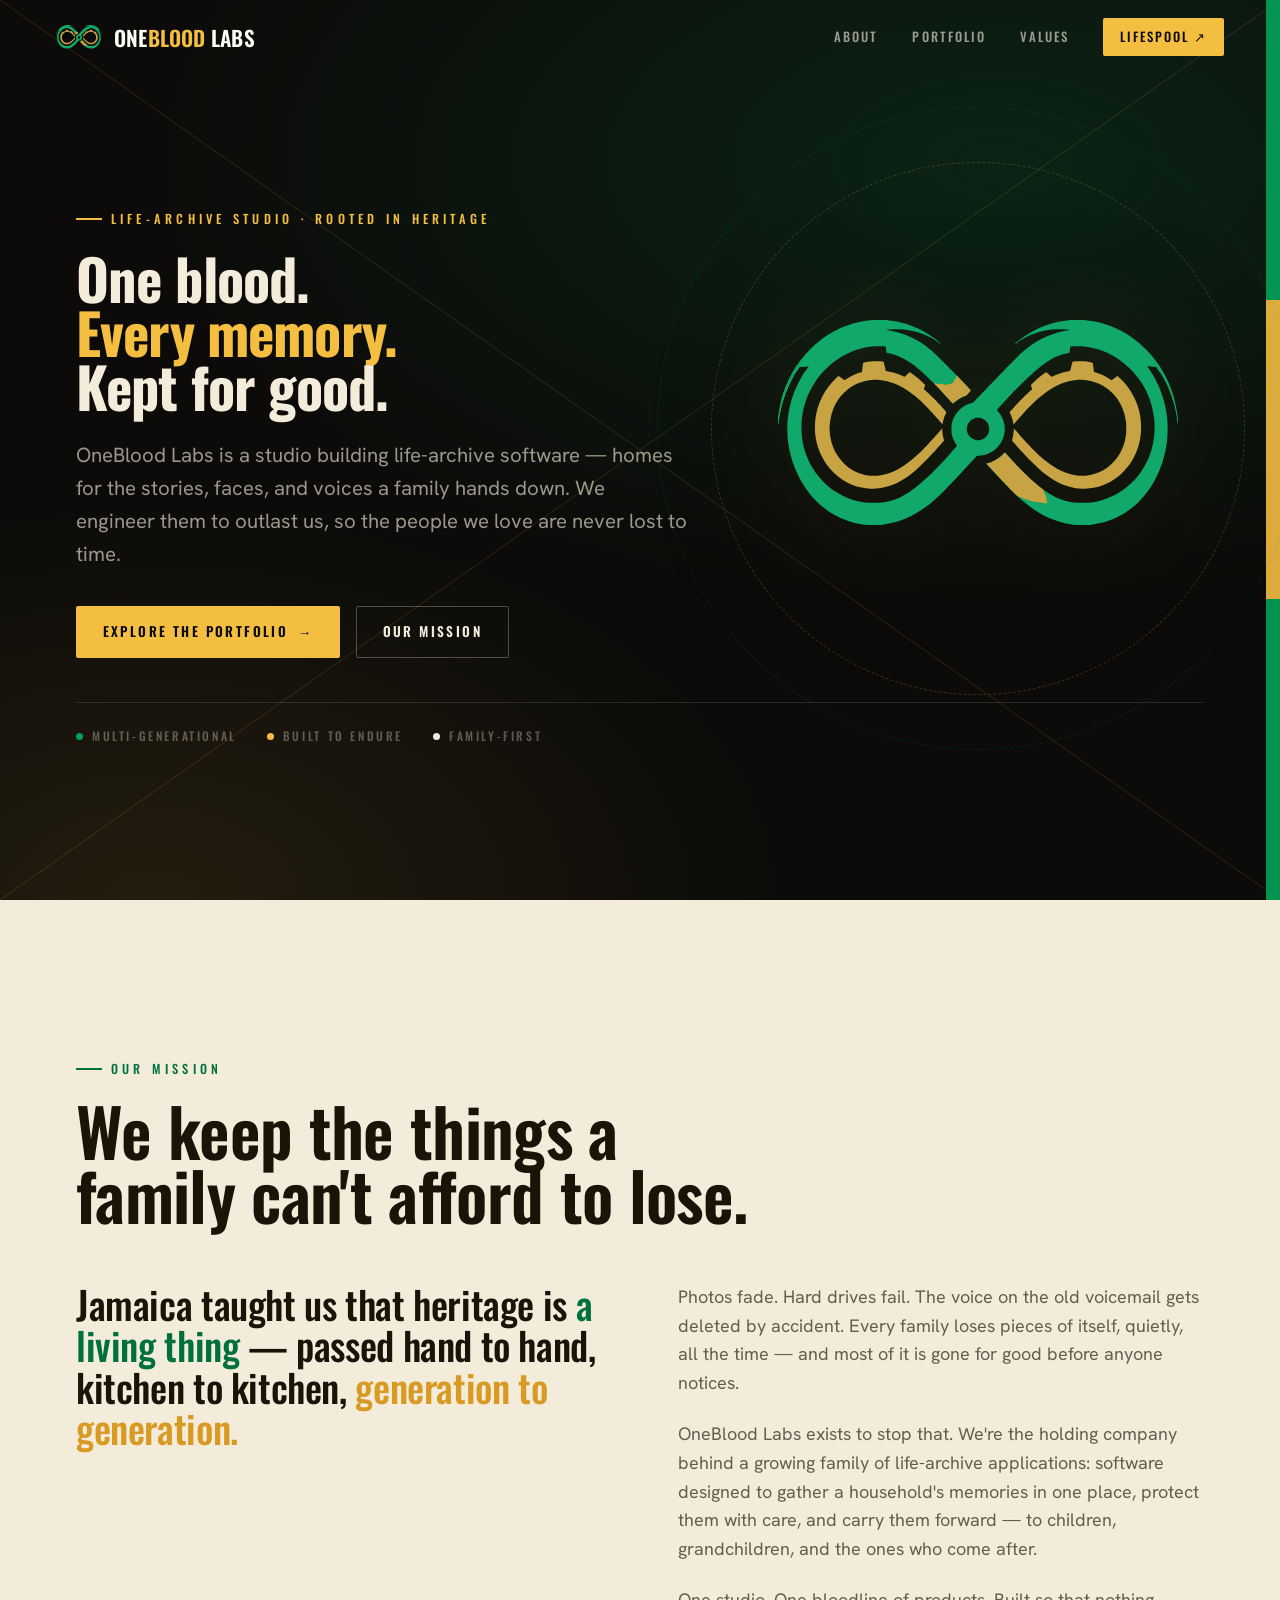
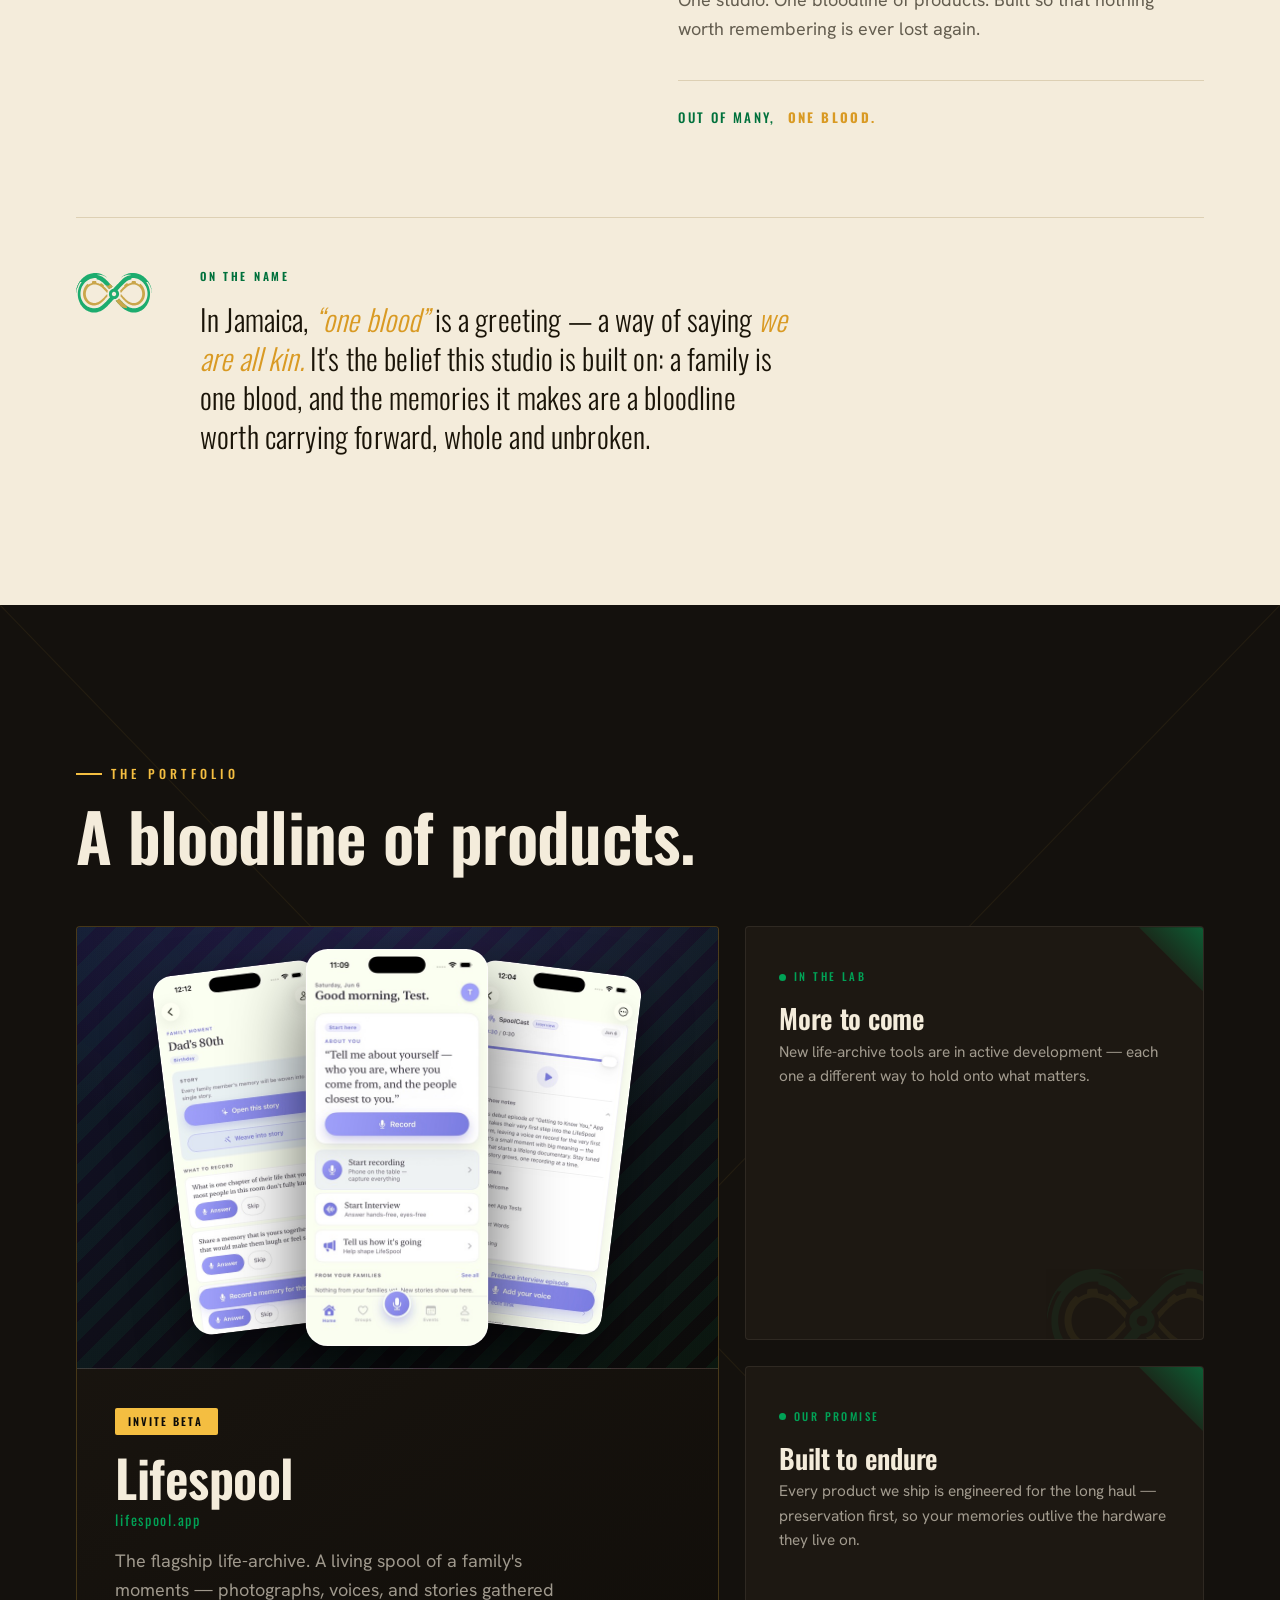
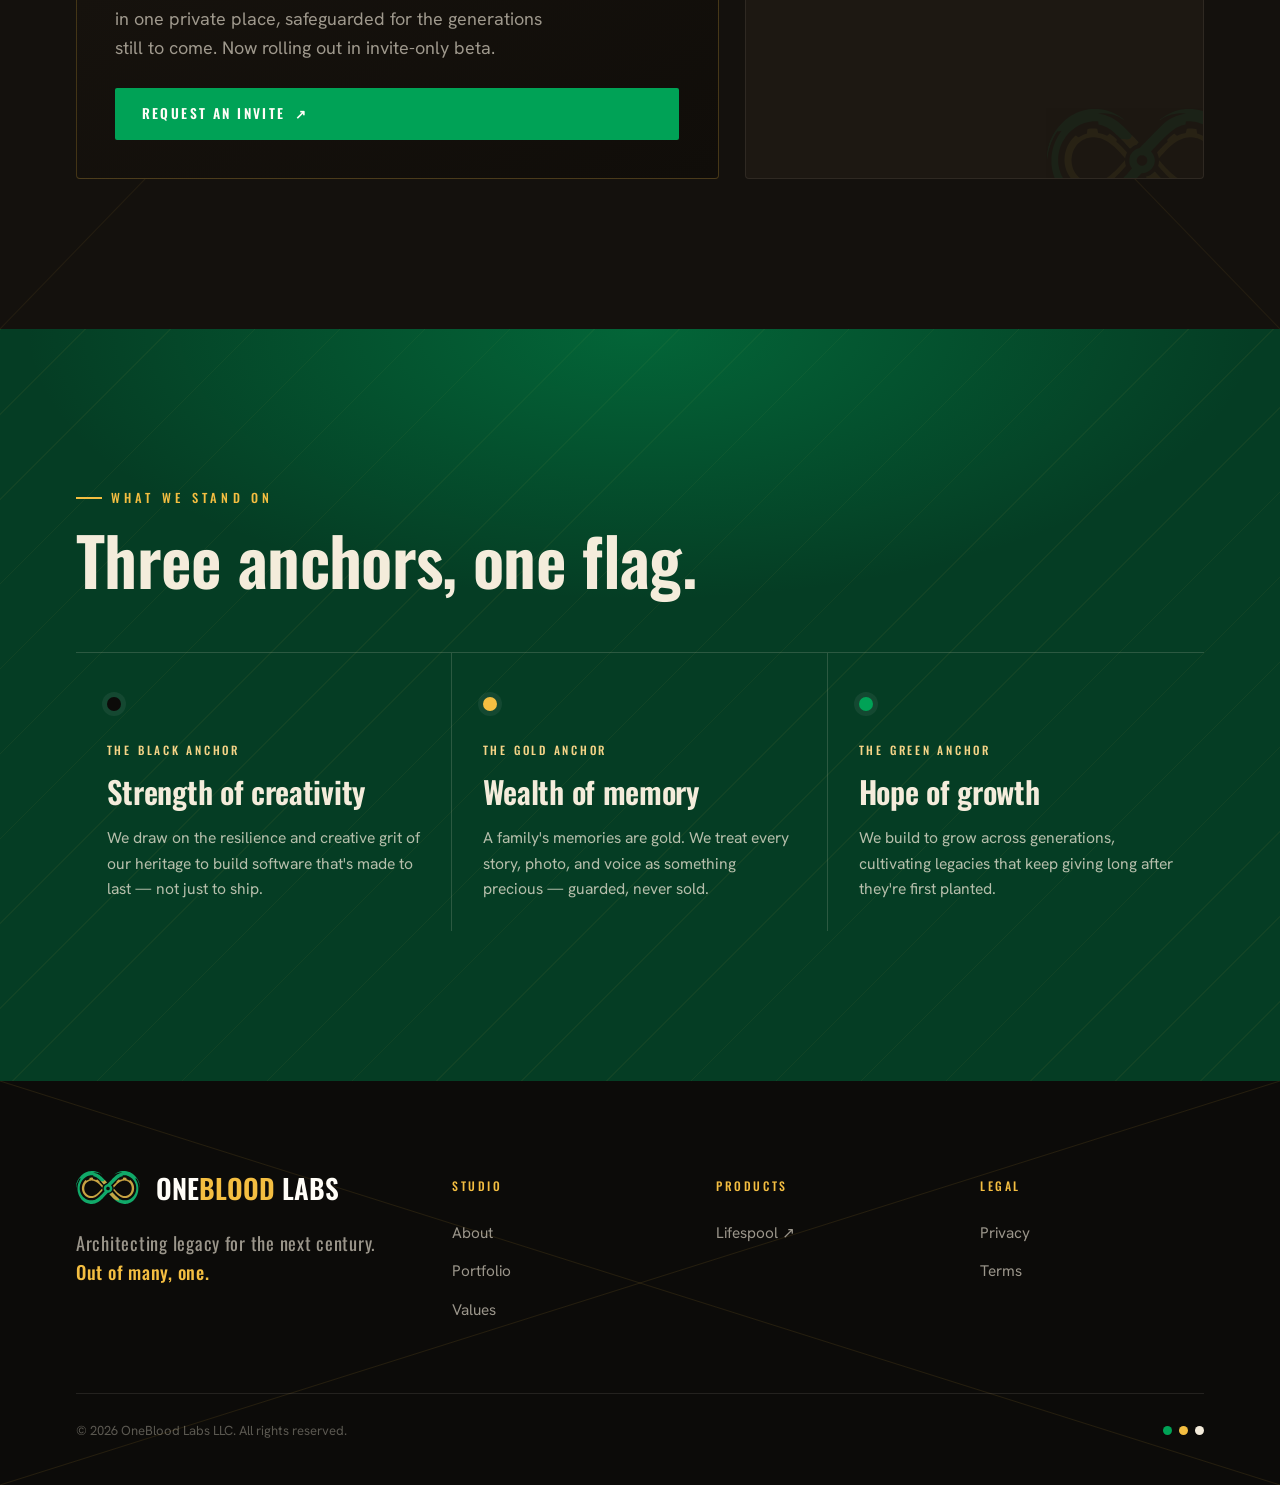
<file: index.html>
<!DOCTYPE html>
<html lang="en">
<head>
<meta charset="UTF-8">
<meta name="viewport" content="width=device-width, initial-scale=1.0">
<title>OneBlood Labs — Life-Archive Studio</title>
<link rel="icon" type="image/svg+xml" href="favicon.svg">
<link rel="icon" type="image/png" href="favicon-96x96.png" sizes="96x96">
<link rel="shortcut icon" href="favicon.ico">
<link rel="apple-touch-icon" sizes="180x180" href="apple-touch-icon.png">
<link rel="manifest" href="site.webmanifest">
<link rel="preconnect" href="https://fonts.googleapis.com">
<link rel="preconnect" href="https://fonts.gstatic.com" crossorigin>
<link href="https://fonts.googleapis.com/css2?family=Oswald:wght@400;500;600;700&family=Hanken+Grotesk:wght@400;500;600;700&display=swap" rel="stylesheet">
<link rel="stylesheet" href="styles.css">
<style>
/* ============ HERO ============ */
.hero {
  min-height: 100svh;
  display: flex;
  align-items: center;
  padding: 132px 0 86px;
  background:
    radial-gradient(120% 90% at 78% 18%, rgba(0,162,86,0.16), transparent 55%),
    radial-gradient(90% 80% at 12% 100%, rgba(244,190,65,0.10), transparent 55%),
    var(--black);
  overflow: hidden;
}
.hero .flag-cross { opacity: 0.7; }
/* vertical flag stripe accent on the far right */
.hero-stripe {
  position: absolute; top: 0; bottom: 0; right: 0; width: 14px;
  background: linear-gradient(var(--green) 0 33.3%, var(--gold) 33.3% 66.6%, var(--green) 66.6% 100%);
  opacity: 0.9;
}
.hero-grid {
  display: grid;
  grid-template-columns: 1.15fr 0.85fr;
  gap: clamp(30px, 5vw, 80px);
  align-items: center;
  width: 100%;
  position: relative;
  z-index: 2;
}
.hero-inner { width: 100%; position: relative; z-index: 2; }
.hero h1 {
  font-size: clamp(2.1rem, 4.4vw, 3.9rem);
  font-weight: 700;
  letter-spacing: -0.015em;
  color: var(--cream);
  margin: 22px 0 0;
}
.hero h1 .gold { color: var(--gold); }
.hero h1 .grn { color: var(--green); }
.hero h1 .ln { display: block; white-space: nowrap; }
.hero .lead { color: var(--on-dark-dim); max-width: 30em; margin: 26px 0 34px; }
.hero-cta { display: flex; flex-wrap: wrap; gap: 16px; }

.hero-mark { position: relative; display: flex; align-items: center; justify-content: center; }
.hero-mark .ring {
  position: absolute; width: 118%; aspect-ratio: 1; border-radius: 50%;
  border: 1px dashed rgba(244,190,65,0.22);
  animation: spin 60s linear infinite;
}
.hero-mark .ring.r2 { width: 142%; border-color: rgba(0,162,86,0.18); animation-duration: 90s; animation-direction: reverse; }
.hero-mark img {
  width: 100%; max-width: 400px;
  filter: drop-shadow(0 24px 60px rgba(0,0,0,0.55)) drop-shadow(0 0 40px rgba(244,190,65,0.10));
  animation: float 7s ease-in-out infinite;
}
@keyframes float { 0%,100% { transform: translateY(-10px); } 50% { transform: translateY(10px); } }
@keyframes spin { to { transform: rotate(360deg); } }

.hero-tags {
  display: flex; gap: 30px; flex-wrap: wrap;
  margin-top: clamp(34px, 5vh, 64px);
  padding-top: 24px;
  border-top: 1px solid rgba(244,236,219,0.12);
  font-family: "Oswald", sans-serif; font-weight: 500;
  font-size: 0.74rem; letter-spacing: 0.22em; text-transform: uppercase;
  color: var(--on-dark-faint);
}
.hero-tags span { display: inline-flex; align-items: center; gap: 9px; }
.hero-tags span::before { content: ""; width: 7px; height: 7px; border-radius: 50%; background: var(--green); }
.hero-tags span:nth-child(2)::before { background: var(--gold); }
.hero-tags span:nth-child(3)::before { background: var(--cream); }

/* ============ shared section heading ============ */
.sec-head { max-width: 760px; }
.sec-head h2 { font-size: clamp(2.4rem, 5.2vw, 4.2rem); font-weight: 600; margin-top: 20px; }
.sec-pad { padding: clamp(90px, 12vw, 150px) 0; }

/* ============ ABOUT ============ */
.about { background: var(--cream); color: var(--on-light); }
.about h2 { color: var(--on-light); }
.about .grid {
  display: grid; grid-template-columns: 1fr 1fr;
  gap: clamp(34px, 6vw, 90px); align-items: start; margin-top: 56px;
}
.about .big {
  font-family: "Oswald", sans-serif; font-weight: 500;
  font-size: clamp(1.7rem, 3vw, 2.5rem); line-height: 1.08; letter-spacing: -0.01em;
  color: var(--on-light);
}
.about .big .grn { color: var(--green-deep); }
.about .big .gld { color: var(--gold-deep); }
.about .body p { color: var(--on-light-dim); margin: 0 0 22px; }
.about .body p:first-child { margin-top: 0; }
.about .motto {
  margin-top: 36px; padding-top: 26px; border-top: 1px solid var(--cream-line);
  font-family: "Oswald", sans-serif; font-weight: 500; letter-spacing: 0.18em;
  text-transform: uppercase; font-size: 0.82rem; color: var(--green-deep);
  display: flex; align-items: center; gap: 12px;
}
.about .motto b { color: var(--gold-deep); }
.name-origin {
  margin-top: clamp(48px, 7vw, 90px);
  padding-top: clamp(34px, 4vw, 52px);
  border-top: 1px solid var(--cream-line);
  display: grid; grid-template-columns: 76px 1fr; gap: clamp(24px, 4vw, 48px);
  align-items: start;
}
.name-origin img { width: 76px; opacity: 0.95; margin-top: 4px; }
.name-origin p {
  margin: 0; max-width: 40ch;
  font-family: "Oswald", sans-serif; font-weight: 300;
  font-size: clamp(1.3rem, 2.3vw, 1.85rem); line-height: 1.32; letter-spacing: 0.005em;
  color: var(--on-light);
}
.name-origin .lbl {
  display: block; font-weight: 600; font-size: 0.7rem; letter-spacing: 0.24em;
  text-transform: uppercase; color: var(--green-deep); margin-bottom: 16px;
}
.name-origin em { font-style: italic; color: var(--gold-deep); }
@media (max-width: 560px) { .name-origin { grid-template-columns: 1fr; } .name-origin img { width: 60px; } }

/* ============ PORTFOLIO ============ */
.portfolio { background: var(--ink); color: var(--on-dark); overflow: hidden; }
.portfolio .flag-cross { opacity: 0.4; }
.port-grid { display: grid; grid-template-columns: 1.4fr 1fr; gap: 26px; margin-top: 58px; }

.flagship {
  position: relative;
  background: linear-gradient(150deg, var(--ink-2), #100d09);
  border: 1px solid rgba(244,190,65,0.22);
  border-radius: 4px; overflow: hidden;
  display: grid; grid-template-rows: auto 1fr;
}
.flagship .shot {
  min-height: 380px; padding: 40px 30px;
  background:
    repeating-linear-gradient(135deg, rgba(0,162,86,0.08) 0 14px, transparent 14px 28px),
    radial-gradient(120% 90% at 50% 0%, rgba(120,90,220,0.18), transparent 60%),
    linear-gradient(150deg, #12112a, #0c0b09);
  border-bottom: 1px solid rgba(244,190,65,0.16);
  display: flex; align-items: center; justify-content: center;
  position: relative; overflow: hidden;
}
.flagship .phones { display: flex; align-items: center; justify-content: center; position: relative; z-index: 2; }
.flagship .phone {
  width: clamp(116px, 15vw, 166px); aspect-ratio: 368 / 800;
  object-fit: cover; object-position: top;
  border-radius: 20px; background: #fff;
  border: 1px solid rgba(244,236,219,0.16);
  box-shadow: 0 22px 50px rgba(0,0,0,0.5);
}
.flagship .phone.p2 { z-index: 3; transform: scale(1.1); box-shadow: 0 32px 70px rgba(0,0,0,0.62); }
.flagship .phone.p1 { z-index: 2; transform: rotate(-7deg); margin-right: -24px; }
.flagship .phone.p3 { z-index: 2; transform: rotate(7deg); margin-left: -24px; }
.flagship .meta { padding: clamp(26px, 3vw, 42px); display: flex; flex-direction: column; }
.flagship .tag {
  align-self: flex-start; white-space: nowrap; width: fit-content;
  font-family: "Oswald", sans-serif; font-weight: 600; font-size: 0.68rem;
  letter-spacing: 0.18em; text-transform: uppercase;
  color: var(--black); background: var(--gold); padding: 5px 15px 5px 13px; border-radius: 2px;
}
.flagship h3 { font-size: clamp(2.2rem, 4vw, 3.2rem); margin: 18px 0 0; color: var(--cream); }
.flagship .url { font-family: "Oswald", sans-serif; letter-spacing: 0.12em; color: var(--green); font-size: 0.9rem; margin-top: 6px; }
.flagship p { color: var(--on-dark-dim); margin: 16px 0 26px; max-width: 44ch; }
.flagship .go { margin-top: auto; }

.lab-stack { display: grid; gap: 26px; grid-template-rows: 1fr 1fr; }
.lab-tile {
  position: relative;
  background: var(--ink-2);
  border: 1px solid rgba(244,236,219,0.08);
  border-radius: 4px; padding: clamp(24px, 2.6vw, 36px);
  display: flex; flex-direction: column; justify-content: space-between;
  overflow: hidden; transition: border-color 0.3s, transform 0.4s var(--ease);
}
.lab-tile:hover { border-color: rgba(244,190,65,0.3); transform: translateY(-4px); }
.lab-tile .corner {
  position: absolute; top: 0; right: 0; width: 64px; height: 64px;
  background: linear-gradient(225deg, rgba(0,162,86,0.5), transparent 70%);
  clip-path: polygon(100% 0, 0 0, 100% 100%);
}
.lab-tile .status {
  font-family: "Oswald", sans-serif; font-weight: 500; font-size: 0.68rem;
  letter-spacing: 0.22em; text-transform: uppercase; color: var(--green);
  display: inline-flex; align-items: center; gap: 8px; white-space: nowrap;
  position: relative; z-index: 2;
}
.lab-tile .status::before { content:""; width: 7px; height: 7px; border-radius: 50%; background: var(--green); box-shadow: 0 0 0 0 rgba(0,162,86,0.6); animation: pulse 2.4s infinite; }
@keyframes pulse { 70%,100% { box-shadow: 0 0 0 9px rgba(0,162,86,0); } }
.lab-tile h4 { font-size: 1.7rem; margin: 16px 0 8px; color: var(--cream); position: relative; z-index: 2; }
.lab-tile p { color: var(--on-dark-dim); font-size: 0.96rem; margin: 0; position: relative; z-index: 2; }
.lab-tile .lab-mark {
  position: absolute; right: -34px; bottom: -34px; width: 190px;
  opacity: 0.07; pointer-events: none; z-index: 1;
}

/* ============ VALUES (green band) ============ */
.values { background: var(--green-dark); color: var(--cream); overflow: hidden; }
.values::before {
  content: ""; position: absolute; inset: 0; pointer-events: none;
  background:
    radial-gradient(80% 60% at 50% 0%, rgba(0,162,86,0.4), transparent 60%),
    repeating-linear-gradient(135deg, rgba(244,190,65,0.05) 0 1px, transparent 1px 60px);
}
.values .wrap { position: relative; z-index: 2; }
.values .sec-head h2 { color: var(--cream); }
.values .eyebrow { color: var(--gold); }
.values .eyebrow::before { background: var(--gold); }
.val-grid { display: grid; grid-template-columns: repeat(3, 1fr); gap: 0; margin-top: 60px; border-top: 1px solid rgba(244,236,219,0.16); }
.val {
  padding: 44px clamp(20px, 2.4vw, 38px) 30px;
  border-right: 1px solid rgba(244,236,219,0.16);
  position: relative;
}
.val:last-child { border-right: none; }
.val .dot { display: block; width: 14px; height: 14px; border-radius: 50%; margin-bottom: 24px; box-shadow: 0 0 0 5px rgba(255,255,255,0.06); }
.val.black .dot { background: var(--black); }
.val.gold .dot { background: var(--gold); }
.val.green .dot { background: var(--green); }
.val .anchor {
  font-family: "Oswald", sans-serif; font-weight: 500; font-size: 0.72rem;
  letter-spacing: 0.24em; text-transform: uppercase; color: var(--gold-soft);
}
.val h4 { font-size: clamp(1.6rem, 2.4vw, 2.05rem); line-height: 1.02; margin: 12px 0 18px; color: var(--cream); }
.val p { color: rgba(244,236,219,0.74); font-size: 0.98rem; margin: 0; }

/* ============ FIELD NOTES ============ */
.notes { background: var(--cream); color: var(--on-light); }
.notes h2 { color: var(--on-light); }
.notes .top { display: flex; justify-content: space-between; align-items: flex-end; gap: 24px; flex-wrap: wrap; }
.note-list { margin-top: 54px; border-top: 1px solid var(--cream-line); }
.note {
  display: grid; grid-template-columns: 150px 1fr auto; gap: 30px; align-items: center;
  padding: 30px 6px; border-bottom: 1px solid var(--cream-line);
  transition: padding 0.4s var(--ease), background 0.3s; cursor: pointer;
}
.note:hover { padding-left: 22px; padding-right: 22px; background: rgba(0,113,60,0.05); }
.note .date { font-family: "Oswald", sans-serif; font-weight: 500; font-size: 0.78rem; letter-spacing: 0.14em; text-transform: uppercase; color: var(--green-deep); }
.note .cat { display: block; color: var(--gold-deep); font-size: 0.7rem; letter-spacing: 0.2em; margin-top: 6px; }
.note h4 { font-size: clamp(1.4rem, 2.4vw, 2rem); font-weight: 500; color: var(--on-light); }
.note .arrow-c {
  width: 44px; height: 44px; border-radius: 50%; border: 1.5px solid var(--cream-line);
  display: flex; align-items: center; justify-content: center; color: var(--green-deep);
  transition: background 0.3s, color 0.3s, border-color 0.3s, transform 0.4s var(--ease);
}
.note:hover .arrow-c { background: var(--green-deep); color: var(--cream); border-color: var(--green-deep); transform: rotate(-45deg); }

/* ============ FOOTER ============ */
.footer .wrap { position: relative; z-index: 2; }
.footer-top { display: grid; grid-template-columns: 1.5fr 1fr 1fr 1fr; gap: 40px; align-items: start; }
.footer-brand .brand-lg { display: flex; align-items: center; gap: 16px; margin-bottom: 22px; }
.footer-brand .brand-lg img { width: 64px; }
.footer-brand .brand-lg .wm { font-family: "Oswald", sans-serif; font-weight: 600; font-size: 1.7rem; text-transform: uppercase; line-height: 1; color: var(--white); }
.footer-brand .brand-lg .wm b { color: var(--gold); font-weight: 600; }
.footer-brand .motto { font-family: "Oswald", sans-serif; font-weight: 400; font-size: 1.15rem; letter-spacing: 0.04em; color: var(--on-dark-dim); max-width: 30ch; }
.footer-brand .motto b { color: var(--gold); font-weight: 500; }
.foot-col h5 { font-family: "Oswald", sans-serif; font-weight: 500; font-size: 0.74rem; letter-spacing: 0.22em; text-transform: uppercase; color: var(--gold); margin: 6px 0 18px; }
.foot-col a { display: block; color: var(--on-dark-dim); font-size: 0.96rem; padding: 7px 0; transition: color 0.25s, transform 0.25s var(--ease); }
.foot-col a:hover { color: var(--gold); transform: translateX(4px); }
.footer-bottom {
  margin-top: 64px; padding-top: 26px; border-top: 1px solid rgba(244,236,219,0.1);
  display: flex; justify-content: space-between; align-items: center; gap: 18px; flex-wrap: wrap;
  font-size: 0.82rem; color: var(--on-dark-faint);
}
.footer-bottom .flag-dots { display: flex; gap: 7px; }
.footer-bottom .flag-dots i { width: 9px; height: 9px; border-radius: 50%; display: block; }

@media (max-width: 980px) {
  .hero-grid { grid-template-columns: 1fr; }
  .hero-mark { order: -1; max-width: 360px; margin: 0 auto; }
  .hero-tags { position: static; margin-top: 40px; }
  .port-grid { grid-template-columns: 1fr; }
  .footer-top { grid-template-columns: 1fr 1fr; }
  .footer-brand { grid-column: 1 / -1; }
}
@media (max-width: 720px) {
  .about .grid { grid-template-columns: 1fr; }
  .val-grid { grid-template-columns: 1fr; }
  .val { border-right: none; border-bottom: 1px solid rgba(244,236,219,0.16); }
  .note { grid-template-columns: 1fr auto; }
  .note .date { grid-column: 1 / -1; }
  .footer-top { grid-template-columns: 1fr; }
}
</style>
</head>
<body>

<!-- NAV -->
<nav class="nav" id="nav" data-screen-label="Nav">
  <a href="index.html" class="brand">
    <img src="assets/Onebloodlabslogo-removebg-preview.svg" alt="OneBlood Labs">
    <span class="wm">One<b>Blood</b> Labs</span>
  </a>
  <div class="nav-links">
    <a href="#about">About</a>
    <a href="#portfolio">Portfolio</a>
    <a href="#values">Values</a>
    <a href="https://lifespool.app" target="_blank" rel="noopener noreferrer" class="nav-cta">Lifespool ↗</a>
  </div>
  <button class="nav-toggle" id="navToggle" aria-label="Menu"><span></span></button>
</nav>

<!-- HERO -->
<header class="hero" data-screen-label="Hero">
  <div class="flag-cross"></div>
  <div class="hero-stripe"></div>
  <div class="wrap hero-inner">
  <div class="hero-grid">
    <div class="hero-copy">
      <span class="eyebrow reveal">Life-Archive Studio · Rooted in heritage</span>
      <h1 class="reveal">
        <span class="ln">One blood.</span>
        <span class="ln"><span class="gold">Every memory.</span></span>
        <span class="ln">Kept for good.</span>
      </h1>
      <p class="lead reveal">OneBlood Labs is a studio building life-archive software — homes for the stories, faces, and voices a family hands down. We engineer them to outlast us, so the people we love are never lost to time.</p>
      <div class="hero-cta reveal">
        <a href="#portfolio" class="btn btn-gold">Explore the portfolio <span class="arrow">→</span></a>
        <a href="#about" class="btn btn-ghost">Our mission</a>
      </div>
    </div>
    <div class="hero-mark reveal">
      <span class="ring"></span>
      <span class="ring r2"></span>
      <img src="assets/Onebloodlabslogo-removebg-preview.svg" alt="OneBlood Labs infinity mark">
    </div>
  </div>
  <div class="hero-tags reveal">
    <span>Multi-generational</span>
    <span>Built to endure</span>
    <span>Family-first</span>
  </div>
  </div>
</header>

<!-- ABOUT -->
<section class="about sec-pad" id="about" data-screen-label="About">
  <div class="wrap">
    <div class="sec-head reveal">
      <span class="eyebrow on-light">Our mission</span>
      <h2>We keep the things a family can't afford to lose.</h2>
    </div>
    <div class="grid">
      <div class="big reveal">
        Jamaica taught us that heritage is <span class="grn">a living thing</span> — passed hand to hand, kitchen to kitchen, <span class="gld">generation to generation.</span>
      </div>
      <div class="body reveal">
        <p>Photos fade. Hard drives fail. The voice on the old voicemail gets deleted by accident. Every family loses pieces of itself, quietly, all the time — and most of it is gone for good before anyone notices.</p>
        <p>OneBlood Labs exists to stop that. We're the holding company behind a growing family of life-archive applications: software designed to gather a household's memories in one place, protect them with care, and carry them forward — to children, grandchildren, and the ones who come after.</p>
        <p>One studio. One bloodline of products. Built so that nothing worth remembering is ever lost again.</p>
        <div class="motto"><span>Out of many,</span> <b>one blood.</b></div>
      </div>
    </div>
    <aside class="name-origin reveal">
      <img src="assets/Onebloodlabslogo-removebg-preview.svg" alt="">
      <p><span class="lbl">On the name</span>In Jamaica, <em>“one blood”</em> is a greeting — a way of saying <em>we are all kin.</em> It's the belief this studio is built on: a family is one blood, and the memories it makes are a bloodline worth carrying forward, whole and unbroken.</p>
    </aside>
  </div>
</section>

<!-- PORTFOLIO -->
<section class="portfolio sec-pad" id="portfolio" data-screen-label="Portfolio">
  <div class="flag-cross"></div>
  <div class="wrap">
    <div class="sec-head reveal">
      <span class="eyebrow">The portfolio</span>
      <h2>A bloodline of products.</h2>
    </div>
    <div class="port-grid">
      <article class="flagship reveal">
        <div class="shot">
          <div class="phones">
            <img class="phone p1" src="assets/lifespool-event.jpg" alt="Lifespool — family event detail" loading="lazy">
            <img class="phone p2" src="assets/lifespool-home.jpg" alt="Lifespool — home screen" loading="lazy">
            <img class="phone p3" src="assets/lifespool-spoolcast.jpg" alt="Lifespool — SpoolCast episode" loading="lazy">
          </div>
        </div>
        <div class="meta">
          <span class="tag">Invite Beta</span>
          <h3>Lifespool</h3>
          <span class="url">lifespool.app</span>
          <p>The flagship life-archive. A living spool of a family's moments — photographs, voices, and stories gathered in one private place, safeguarded for the generations still to come. Now rolling out in invite-only beta.</p>
          <a href="https://lifespool.app" target="_blank" rel="noopener noreferrer" class="btn btn-green go">Request an invite <span class="arrow">↗</span></a>
        </div>
      </article>
      <div class="lab-stack">
        <article class="lab-tile reveal">
          <span class="corner"></span>
          <img class="lab-mark" src="assets/Onebloodlabslogo-removebg-preview.svg" alt="">
          <div>
            <span class="status">In the lab</span>
            <h4>More to come</h4>
            <p>New life-archive tools are in active development — each one a different way to hold onto what matters.</p>
          </div>
        </article>
        <article class="lab-tile reveal">
          <span class="corner"></span>
          <img class="lab-mark" src="assets/Onebloodlabslogo-removebg-preview.svg" alt="">
          <div>
            <span class="status">Our promise</span>
            <h4>Built to endure</h4>
            <p>Every product we ship is engineered for the long haul — preservation first, so your memories outlive the hardware they live on.</p>
          </div>
        </article>
      </div>
    </div>
  </div>
</section>

<!-- VALUES -->
<section class="values sec-pad" id="values" data-screen-label="Values">
  <div class="wrap">
    <div class="sec-head reveal">
      <span class="eyebrow">What we stand on</span>
      <h2>Three anchors, one flag.</h2>
    </div>
    <div class="val-grid">
      <div class="val black reveal">
        <span class="dot"></span>
        <span class="anchor">The Black Anchor</span>
        <h4>Strength of creativity</h4>
        <p>We draw on the resilience and creative grit of our heritage to build software that's made to last — not just to ship.</p>
      </div>
      <div class="val gold reveal">
        <span class="dot"></span>
        <span class="anchor">The Gold Anchor</span>
        <h4>Wealth of memory</h4>
        <p>A family's memories are gold. We treat every story, photo, and voice as something precious — guarded, never sold.</p>
      </div>
      <div class="val green reveal">
        <span class="dot"></span>
        <span class="anchor">The Green Anchor</span>
        <h4>Hope of growth</h4>
        <p>We build to grow across generations, cultivating legacies that keep giving long after they're first planted.</p>
      </div>
    </div>
  </div>
</section>

<!-- FOOTER -->
<footer class="footer" data-screen-label="Footer">
  <div class="flag-cross"></div>
  <div class="wrap">
    <div class="footer-top">
      <div class="footer-brand">
        <a href="index.html" class="brand-lg">
          <img src="assets/Onebloodlabslogo-removebg-preview.svg" alt="OneBlood Labs">
          <span class="wm">One<b>Blood</b> Labs</span>
        </a>
        <p class="motto">Architecting legacy for the next century. <b>Out of many, one.</b></p>
      </div>
      <div class="foot-col">
        <h5>Studio</h5>
        <a href="#about">About</a>
        <a href="#portfolio">Portfolio</a>
        <a href="#values">Values</a>
      </div>
      <div class="foot-col">
        <h5>Products</h5>
        <a href="https://lifespool.app" target="_blank" rel="noopener noreferrer">Lifespool ↗</a>
      </div>
      <div class="foot-col">
        <h5>Legal</h5>
        <a href="privacy.html">Privacy</a>
        <a href="terms.html">Terms</a>
      </div>
    </div>
    <div class="footer-bottom">
      <span>© 2026 OneBlood Labs LLC. All rights reserved.</span>
      <div class="flag-dots">
        <i style="background:var(--green)"></i>
        <i style="background:var(--gold)"></i>
        <i style="background:var(--cream)"></i>
      </div>
    </div>
  </div>
</footer>

<script>
// nav scroll state
const nav = document.getElementById('nav');
const onScroll = () => nav.classList.toggle('scrolled', window.scrollY > 30);
onScroll();
window.addEventListener('scroll', onScroll, { passive: true });

// reveal on scroll
const io = new IntersectionObserver((entries) => {
  entries.forEach((e) => { if (e.isIntersecting) { e.target.classList.add('in'); io.unobserve(e.target); } });
}, { threshold: 0.12, rootMargin: '0px 0px -8% 0px' });
document.querySelectorAll('.reveal').forEach((el, i) => {
  el.style.transitionDelay = (i % 4 * 70) + 'ms';
  io.observe(el);
});
// Fallback: reveal anything already in view shortly after load (covers fast screenshots / no-IO edge cases)
window.addEventListener('load', () => {
  setTimeout(() => {
    document.querySelectorAll('.reveal:not(.in)').forEach((el) => {
      const r = el.getBoundingClientRect();
      if (r.top < window.innerHeight && r.bottom > 0) el.classList.add('in');
    });
  }, 100);
});
</script>
</body>
</html>
</file>
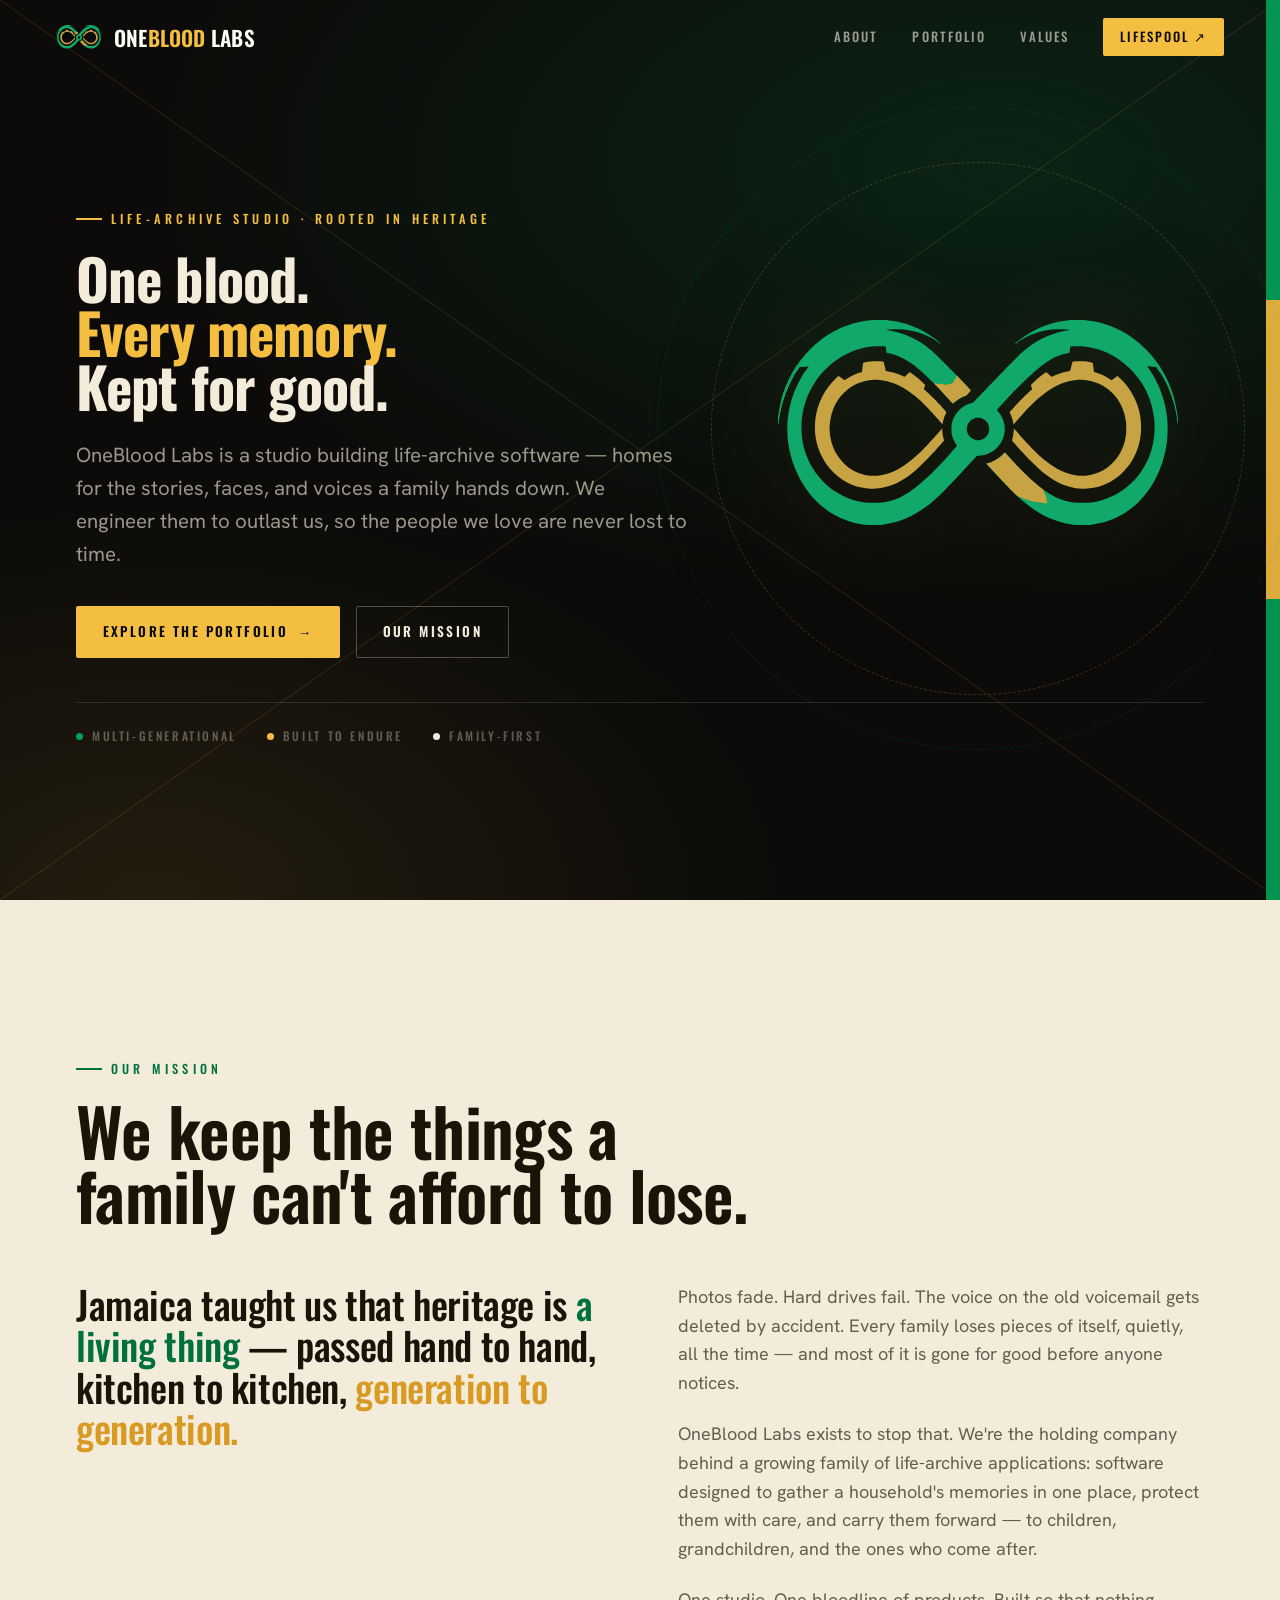
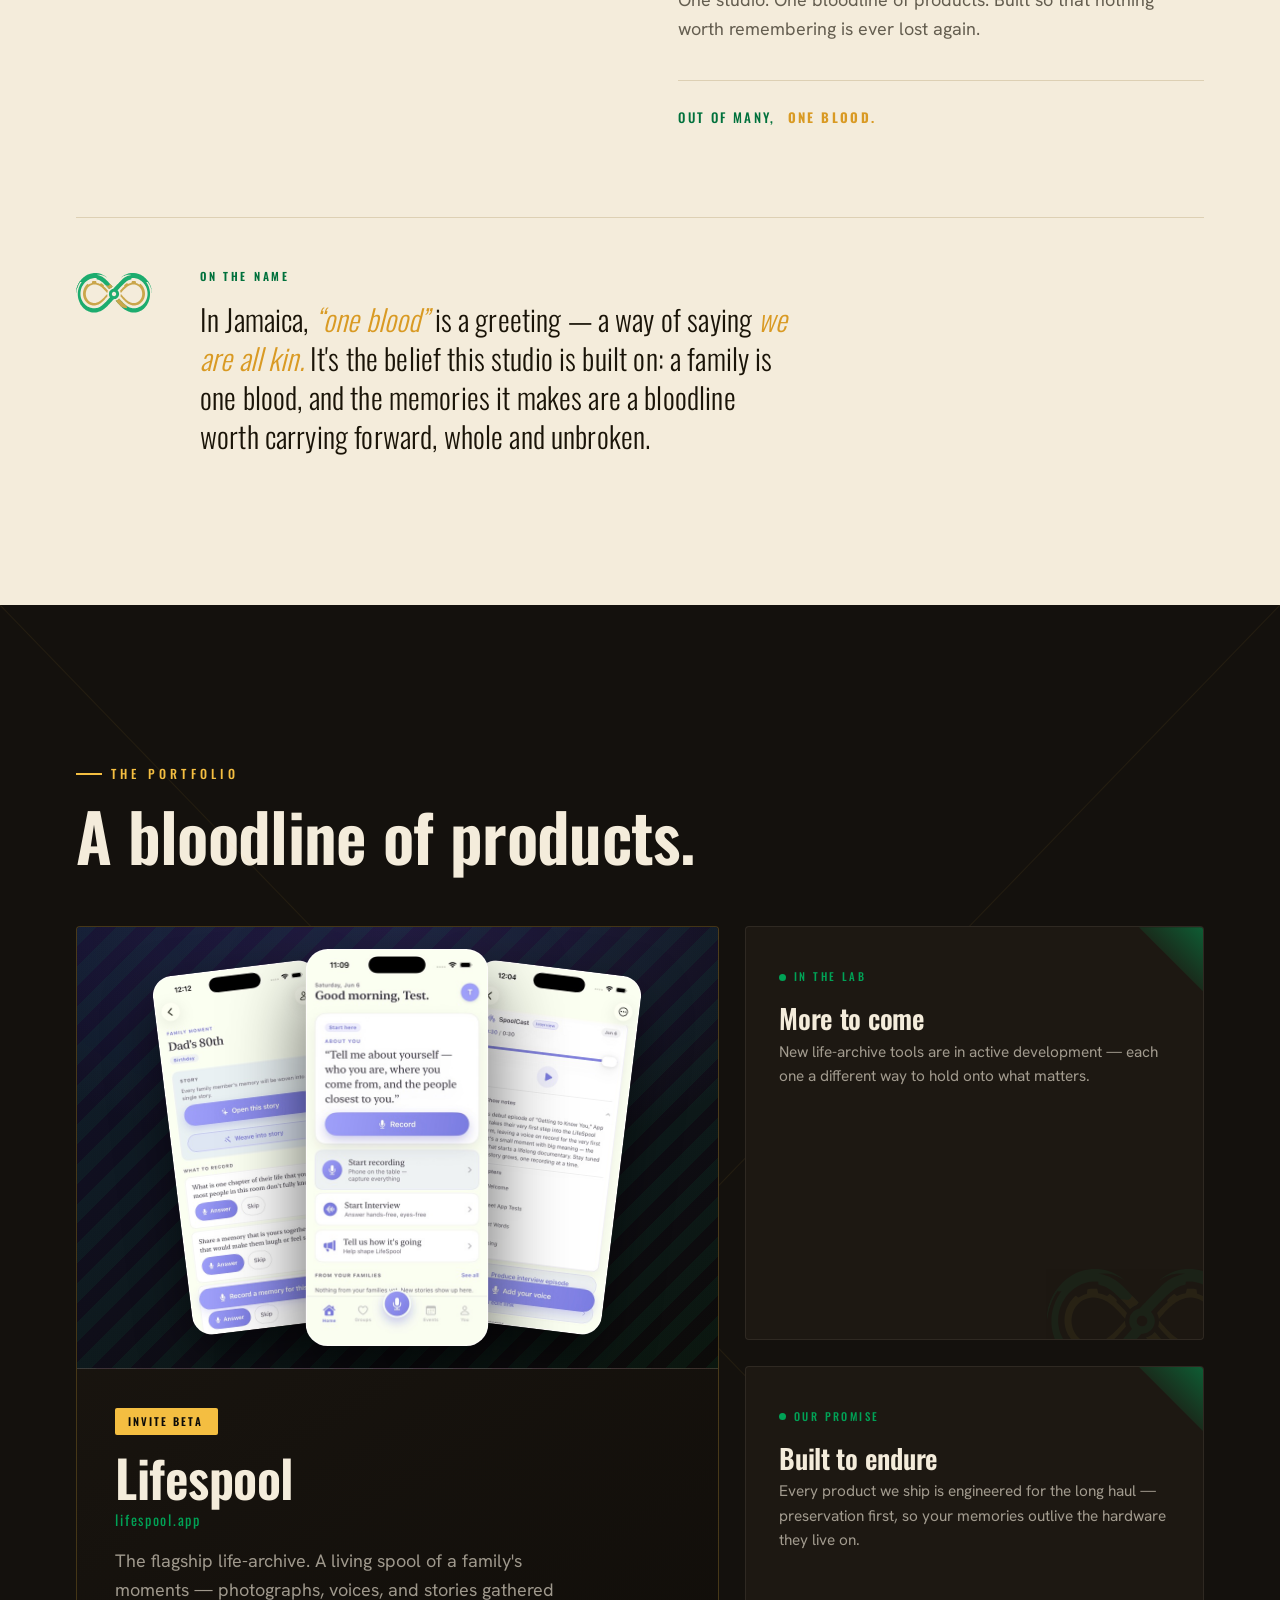
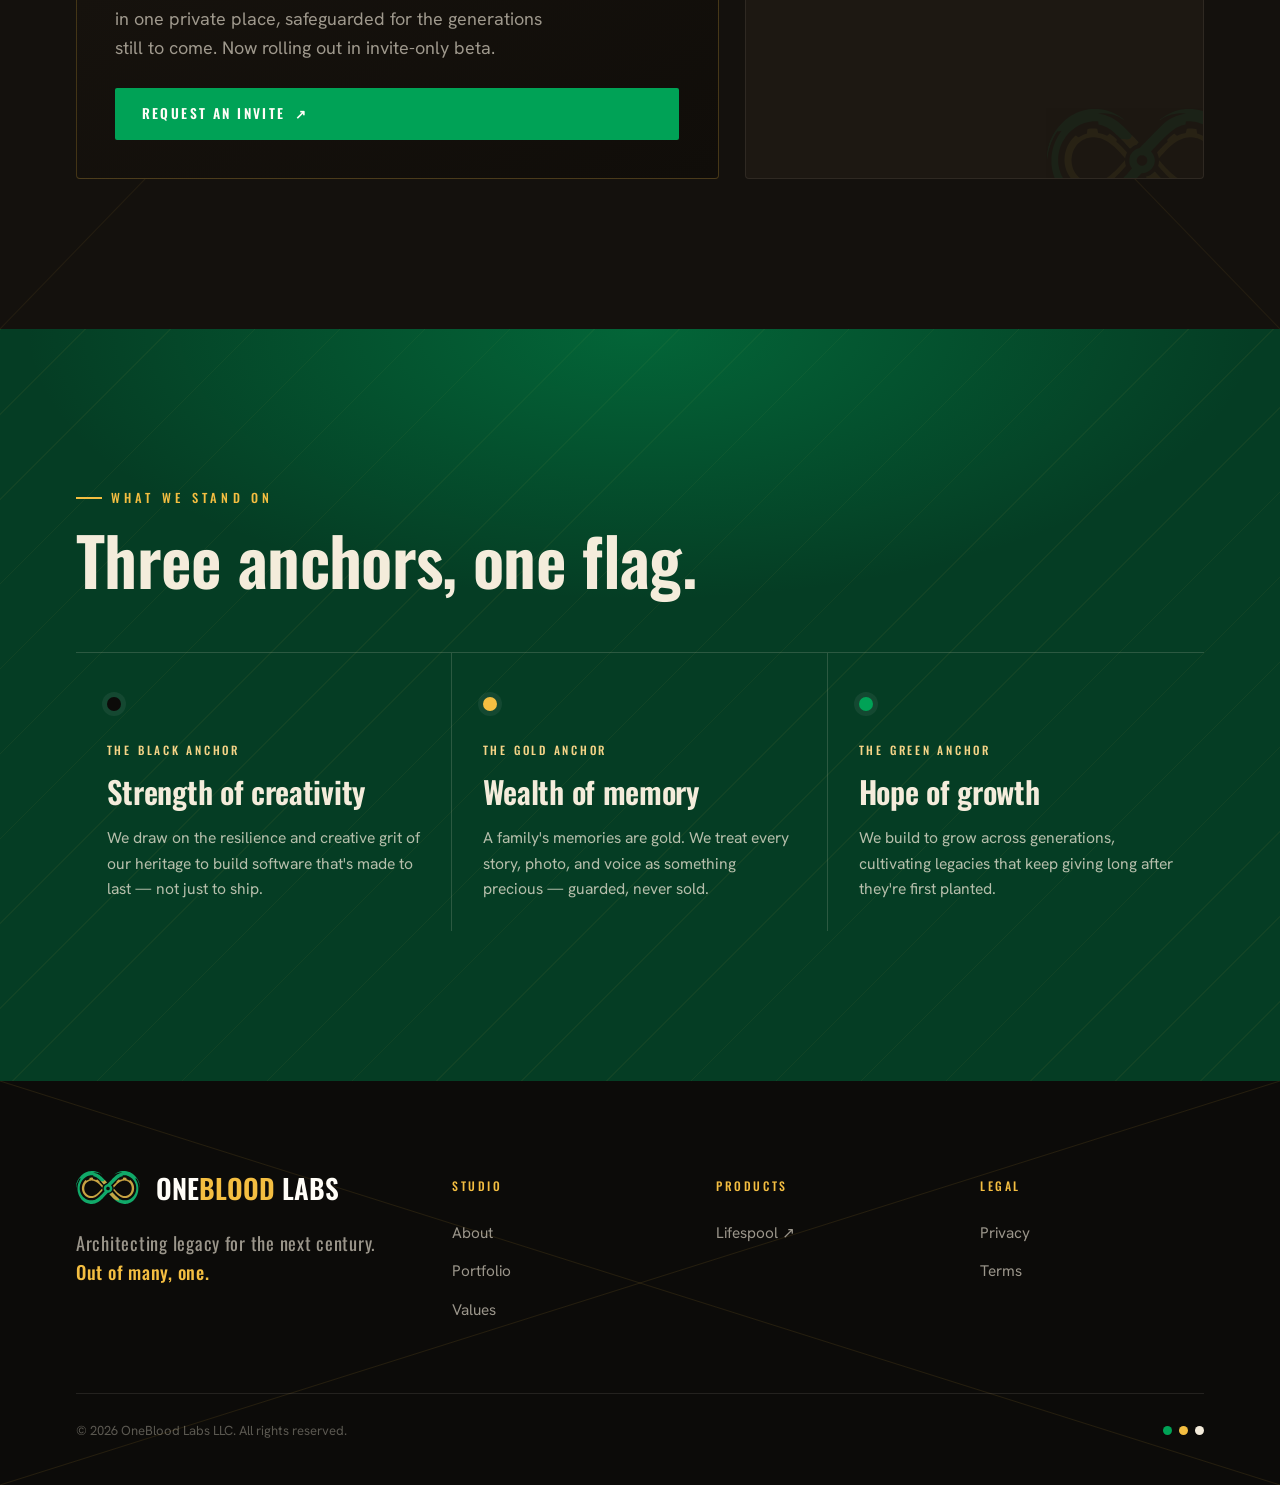
<file: OneBlood-Labs-Website/index.html>
<!DOCTYPE html>
<html lang="en">
<head>
<meta charset="UTF-8">
<meta name="viewport" content="width=device-width, initial-scale=1.0">
<title>OneBlood Labs — Life-Archive Studio</title>
<link rel="preconnect" href="https://fonts.googleapis.com">
<link rel="preconnect" href="https://fonts.gstatic.com" crossorigin>
<link href="https://fonts.googleapis.com/css2?family=Oswald:wght@400;500;600;700&family=Hanken+Grotesk:wght@400;500;600;700&display=swap" rel="stylesheet">
<link rel="stylesheet" href="styles.css">
<style>
/* ============ HERO ============ */
.hero {
  min-height: 100svh;
  display: flex;
  align-items: center;
  padding: 132px 0 86px;
  background:
    radial-gradient(120% 90% at 78% 18%, rgba(0,162,86,0.16), transparent 55%),
    radial-gradient(90% 80% at 12% 100%, rgba(244,190,65,0.10), transparent 55%),
    var(--black);
  overflow: hidden;
}
.hero .flag-cross { opacity: 0.7; }
/* vertical flag stripe accent on the far right */
.hero-stripe {
  position: absolute; top: 0; bottom: 0; right: 0; width: 14px;
  background: linear-gradient(var(--green) 0 33.3%, var(--gold) 33.3% 66.6%, var(--green) 66.6% 100%);
  opacity: 0.9;
}
.hero-grid {
  display: grid;
  grid-template-columns: 1.15fr 0.85fr;
  gap: clamp(30px, 5vw, 80px);
  align-items: center;
  width: 100%;
  position: relative;
  z-index: 2;
}
.hero-inner { width: 100%; position: relative; z-index: 2; }
.hero h1 {
  font-size: clamp(2.1rem, 4.4vw, 3.9rem);
  font-weight: 700;
  letter-spacing: -0.015em;
  color: var(--cream);
  margin: 22px 0 0;
}
.hero h1 .gold { color: var(--gold); }
.hero h1 .grn { color: var(--green); }
.hero h1 .ln { display: block; white-space: nowrap; }
.hero .lead { color: var(--on-dark-dim); max-width: 30em; margin: 26px 0 34px; }
.hero-cta { display: flex; flex-wrap: wrap; gap: 16px; }

.hero-mark { position: relative; display: flex; align-items: center; justify-content: center; }
.hero-mark .ring {
  position: absolute; width: 118%; aspect-ratio: 1; border-radius: 50%;
  border: 1px dashed rgba(244,190,65,0.22);
  animation: spin 60s linear infinite;
}
.hero-mark .ring.r2 { width: 142%; border-color: rgba(0,162,86,0.18); animation-duration: 90s; animation-direction: reverse; }
.hero-mark img {
  width: 100%; max-width: 400px;
  filter: drop-shadow(0 24px 60px rgba(0,0,0,0.55)) drop-shadow(0 0 40px rgba(244,190,65,0.10));
  animation: float 7s ease-in-out infinite;
}
@keyframes float { 0%,100% { transform: translateY(-10px); } 50% { transform: translateY(10px); } }
@keyframes spin { to { transform: rotate(360deg); } }

.hero-tags {
  display: flex; gap: 30px; flex-wrap: wrap;
  margin-top: clamp(34px, 5vh, 64px);
  padding-top: 24px;
  border-top: 1px solid rgba(244,236,219,0.12);
  font-family: "Oswald", sans-serif; font-weight: 500;
  font-size: 0.74rem; letter-spacing: 0.22em; text-transform: uppercase;
  color: var(--on-dark-faint);
}
.hero-tags span { display: inline-flex; align-items: center; gap: 9px; }
.hero-tags span::before { content: ""; width: 7px; height: 7px; border-radius: 50%; background: var(--green); }
.hero-tags span:nth-child(2)::before { background: var(--gold); }
.hero-tags span:nth-child(3)::before { background: var(--cream); }

/* ============ shared section heading ============ */
.sec-head { max-width: 760px; }
.sec-head h2 { font-size: clamp(2.4rem, 5.2vw, 4.2rem); font-weight: 600; margin-top: 20px; }
.sec-pad { padding: clamp(90px, 12vw, 150px) 0; }

/* ============ ABOUT ============ */
.about { background: var(--cream); color: var(--on-light); }
.about h2 { color: var(--on-light); }
.about .grid {
  display: grid; grid-template-columns: 1fr 1fr;
  gap: clamp(34px, 6vw, 90px); align-items: start; margin-top: 56px;
}
.about .big {
  font-family: "Oswald", sans-serif; font-weight: 500;
  font-size: clamp(1.7rem, 3vw, 2.5rem); line-height: 1.08; letter-spacing: -0.01em;
  color: var(--on-light);
}
.about .big .grn { color: var(--green-deep); }
.about .big .gld { color: var(--gold-deep); }
.about .body p { color: var(--on-light-dim); margin: 0 0 22px; }
.about .body p:first-child { margin-top: 0; }
.about .motto {
  margin-top: 36px; padding-top: 26px; border-top: 1px solid var(--cream-line);
  font-family: "Oswald", sans-serif; font-weight: 500; letter-spacing: 0.18em;
  text-transform: uppercase; font-size: 0.82rem; color: var(--green-deep);
  display: flex; align-items: center; gap: 12px;
}
.about .motto b { color: var(--gold-deep); }
.name-origin {
  margin-top: clamp(48px, 7vw, 90px);
  padding-top: clamp(34px, 4vw, 52px);
  border-top: 1px solid var(--cream-line);
  display: grid; grid-template-columns: 76px 1fr; gap: clamp(24px, 4vw, 48px);
  align-items: start;
}
.name-origin img { width: 76px; opacity: 0.95; margin-top: 4px; }
.name-origin p {
  margin: 0; max-width: 40ch;
  font-family: "Oswald", sans-serif; font-weight: 300;
  font-size: clamp(1.3rem, 2.3vw, 1.85rem); line-height: 1.32; letter-spacing: 0.005em;
  color: var(--on-light);
}
.name-origin .lbl {
  display: block; font-weight: 600; font-size: 0.7rem; letter-spacing: 0.24em;
  text-transform: uppercase; color: var(--green-deep); margin-bottom: 16px;
}
.name-origin em { font-style: italic; color: var(--gold-deep); }
@media (max-width: 560px) { .name-origin { grid-template-columns: 1fr; } .name-origin img { width: 60px; } }

/* ============ PORTFOLIO ============ */
.portfolio { background: var(--ink); color: var(--on-dark); overflow: hidden; }
.portfolio .flag-cross { opacity: 0.4; }
.port-grid { display: grid; grid-template-columns: 1.4fr 1fr; gap: 26px; margin-top: 58px; }

.flagship {
  position: relative;
  background: linear-gradient(150deg, var(--ink-2), #100d09);
  border: 1px solid rgba(244,190,65,0.22);
  border-radius: 4px; overflow: hidden;
  display: grid; grid-template-rows: auto 1fr;
}
.flagship .shot {
  min-height: 380px; padding: 40px 30px;
  background:
    repeating-linear-gradient(135deg, rgba(0,162,86,0.08) 0 14px, transparent 14px 28px),
    radial-gradient(120% 90% at 50% 0%, rgba(120,90,220,0.18), transparent 60%),
    linear-gradient(150deg, #12112a, #0c0b09);
  border-bottom: 1px solid rgba(244,190,65,0.16);
  display: flex; align-items: center; justify-content: center;
  position: relative; overflow: hidden;
}
.flagship .phones { display: flex; align-items: center; justify-content: center; position: relative; z-index: 2; }
.flagship .phone {
  width: clamp(116px, 15vw, 166px); aspect-ratio: 368 / 800;
  object-fit: cover; object-position: top;
  border-radius: 20px; background: #fff;
  border: 1px solid rgba(244,236,219,0.16);
  box-shadow: 0 22px 50px rgba(0,0,0,0.5);
}
.flagship .phone.p2 { z-index: 3; transform: scale(1.1); box-shadow: 0 32px 70px rgba(0,0,0,0.62); }
.flagship .phone.p1 { z-index: 2; transform: rotate(-7deg); margin-right: -24px; }
.flagship .phone.p3 { z-index: 2; transform: rotate(7deg); margin-left: -24px; }
.flagship .meta { padding: clamp(26px, 3vw, 42px); display: flex; flex-direction: column; }
.flagship .tag {
  align-self: flex-start; white-space: nowrap; width: fit-content;
  font-family: "Oswald", sans-serif; font-weight: 600; font-size: 0.68rem;
  letter-spacing: 0.18em; text-transform: uppercase;
  color: var(--black); background: var(--gold); padding: 5px 15px 5px 13px; border-radius: 2px;
}
.flagship h3 { font-size: clamp(2.2rem, 4vw, 3.2rem); margin: 18px 0 0; color: var(--cream); }
.flagship .url { font-family: "Oswald", sans-serif; letter-spacing: 0.12em; color: var(--green); font-size: 0.9rem; margin-top: 6px; }
.flagship p { color: var(--on-dark-dim); margin: 16px 0 26px; max-width: 44ch; }
.flagship .go { margin-top: auto; }

.lab-stack { display: grid; gap: 26px; grid-template-rows: 1fr 1fr; }
.lab-tile {
  position: relative;
  background: var(--ink-2);
  border: 1px solid rgba(244,236,219,0.08);
  border-radius: 4px; padding: clamp(24px, 2.6vw, 36px);
  display: flex; flex-direction: column; justify-content: space-between;
  overflow: hidden; transition: border-color 0.3s, transform 0.4s var(--ease);
}
.lab-tile:hover { border-color: rgba(244,190,65,0.3); transform: translateY(-4px); }
.lab-tile .corner {
  position: absolute; top: 0; right: 0; width: 64px; height: 64px;
  background: linear-gradient(225deg, rgba(0,162,86,0.5), transparent 70%);
  clip-path: polygon(100% 0, 0 0, 100% 100%);
}
.lab-tile .status {
  font-family: "Oswald", sans-serif; font-weight: 500; font-size: 0.68rem;
  letter-spacing: 0.22em; text-transform: uppercase; color: var(--green);
  display: inline-flex; align-items: center; gap: 8px; white-space: nowrap;
  position: relative; z-index: 2;
}
.lab-tile .status::before { content:""; width: 7px; height: 7px; border-radius: 50%; background: var(--green); box-shadow: 0 0 0 0 rgba(0,162,86,0.6); animation: pulse 2.4s infinite; }
@keyframes pulse { 70%,100% { box-shadow: 0 0 0 9px rgba(0,162,86,0); } }
.lab-tile h4 { font-size: 1.7rem; margin: 16px 0 8px; color: var(--cream); position: relative; z-index: 2; }
.lab-tile p { color: var(--on-dark-dim); font-size: 0.96rem; margin: 0; position: relative; z-index: 2; }
.lab-tile .lab-mark {
  position: absolute; right: -34px; bottom: -34px; width: 190px;
  opacity: 0.07; pointer-events: none; z-index: 1;
}

/* ============ VALUES (green band) ============ */
.values { background: var(--green-dark); color: var(--cream); overflow: hidden; }
.values::before {
  content: ""; position: absolute; inset: 0; pointer-events: none;
  background:
    radial-gradient(80% 60% at 50% 0%, rgba(0,162,86,0.4), transparent 60%),
    repeating-linear-gradient(135deg, rgba(244,190,65,0.05) 0 1px, transparent 1px 60px);
}
.values .wrap { position: relative; z-index: 2; }
.values .sec-head h2 { color: var(--cream); }
.values .eyebrow { color: var(--gold); }
.values .eyebrow::before { background: var(--gold); }
.val-grid { display: grid; grid-template-columns: repeat(3, 1fr); gap: 0; margin-top: 60px; border-top: 1px solid rgba(244,236,219,0.16); }
.val {
  padding: 44px clamp(20px, 2.4vw, 38px) 30px;
  border-right: 1px solid rgba(244,236,219,0.16);
  position: relative;
}
.val:last-child { border-right: none; }
.val .dot { display: block; width: 14px; height: 14px; border-radius: 50%; margin-bottom: 24px; box-shadow: 0 0 0 5px rgba(255,255,255,0.06); }
.val.black .dot { background: var(--black); }
.val.gold .dot { background: var(--gold); }
.val.green .dot { background: var(--green); }
.val .anchor {
  font-family: "Oswald", sans-serif; font-weight: 500; font-size: 0.72rem;
  letter-spacing: 0.24em; text-transform: uppercase; color: var(--gold-soft);
}
.val h4 { font-size: clamp(1.6rem, 2.4vw, 2.05rem); line-height: 1.02; margin: 12px 0 18px; color: var(--cream); }
.val p { color: rgba(244,236,219,0.74); font-size: 0.98rem; margin: 0; }

/* ============ FIELD NOTES ============ */
.notes { background: var(--cream); color: var(--on-light); }
.notes h2 { color: var(--on-light); }
.notes .top { display: flex; justify-content: space-between; align-items: flex-end; gap: 24px; flex-wrap: wrap; }
.note-list { margin-top: 54px; border-top: 1px solid var(--cream-line); }
.note {
  display: grid; grid-template-columns: 150px 1fr auto; gap: 30px; align-items: center;
  padding: 30px 6px; border-bottom: 1px solid var(--cream-line);
  transition: padding 0.4s var(--ease), background 0.3s; cursor: pointer;
}
.note:hover { padding-left: 22px; padding-right: 22px; background: rgba(0,113,60,0.05); }
.note .date { font-family: "Oswald", sans-serif; font-weight: 500; font-size: 0.78rem; letter-spacing: 0.14em; text-transform: uppercase; color: var(--green-deep); }
.note .cat { display: block; color: var(--gold-deep); font-size: 0.7rem; letter-spacing: 0.2em; margin-top: 6px; }
.note h4 { font-size: clamp(1.4rem, 2.4vw, 2rem); font-weight: 500; color: var(--on-light); }
.note .arrow-c {
  width: 44px; height: 44px; border-radius: 50%; border: 1.5px solid var(--cream-line);
  display: flex; align-items: center; justify-content: center; color: var(--green-deep);
  transition: background 0.3s, color 0.3s, border-color 0.3s, transform 0.4s var(--ease);
}
.note:hover .arrow-c { background: var(--green-deep); color: var(--cream); border-color: var(--green-deep); transform: rotate(-45deg); }

/* ============ FOOTER ============ */
.footer .wrap { position: relative; z-index: 2; }
.footer-top { display: grid; grid-template-columns: 1.5fr 1fr 1fr 1fr; gap: 40px; align-items: start; }
.footer-brand .brand-lg { display: flex; align-items: center; gap: 16px; margin-bottom: 22px; }
.footer-brand .brand-lg img { width: 64px; }
.footer-brand .brand-lg .wm { font-family: "Oswald", sans-serif; font-weight: 600; font-size: 1.7rem; text-transform: uppercase; line-height: 1; color: var(--white); }
.footer-brand .brand-lg .wm b { color: var(--gold); font-weight: 600; }
.footer-brand .motto { font-family: "Oswald", sans-serif; font-weight: 400; font-size: 1.15rem; letter-spacing: 0.04em; color: var(--on-dark-dim); max-width: 30ch; }
.footer-brand .motto b { color: var(--gold); font-weight: 500; }
.foot-col h5 { font-family: "Oswald", sans-serif; font-weight: 500; font-size: 0.74rem; letter-spacing: 0.22em; text-transform: uppercase; color: var(--gold); margin: 6px 0 18px; }
.foot-col a { display: block; color: var(--on-dark-dim); font-size: 0.96rem; padding: 7px 0; transition: color 0.25s, transform 0.25s var(--ease); }
.foot-col a:hover { color: var(--gold); transform: translateX(4px); }
.footer-bottom {
  margin-top: 64px; padding-top: 26px; border-top: 1px solid rgba(244,236,219,0.1);
  display: flex; justify-content: space-between; align-items: center; gap: 18px; flex-wrap: wrap;
  font-size: 0.82rem; color: var(--on-dark-faint);
}
.footer-bottom .flag-dots { display: flex; gap: 7px; }
.footer-bottom .flag-dots i { width: 9px; height: 9px; border-radius: 50%; display: block; }

@media (max-width: 980px) {
  .hero-grid { grid-template-columns: 1fr; }
  .hero-mark { order: -1; max-width: 360px; margin: 0 auto; }
  .hero-tags { position: static; margin-top: 40px; }
  .port-grid { grid-template-columns: 1fr; }
  .footer-top { grid-template-columns: 1fr 1fr; }
  .footer-brand { grid-column: 1 / -1; }
}
@media (max-width: 720px) {
  .about .grid { grid-template-columns: 1fr; }
  .val-grid { grid-template-columns: 1fr; }
  .val { border-right: none; border-bottom: 1px solid rgba(244,236,219,0.16); }
  .note { grid-template-columns: 1fr auto; }
  .note .date { grid-column: 1 / -1; }
  .footer-top { grid-template-columns: 1fr; }
}
</style>
</head>
<body>

<!-- NAV -->
<nav class="nav" id="nav" data-screen-label="Nav">
  <a href="index.html" class="brand">
    <img src="assets/Onebloodlabslogo-removebg-preview.svg" alt="OneBlood Labs">
    <span class="wm">One<b>Blood</b> Labs</span>
  </a>
  <div class="nav-links">
    <a href="#about">About</a>
    <a href="#portfolio">Portfolio</a>
    <a href="#values">Values</a>
    <a href="https://lifespool.app" target="_blank" rel="noopener noreferrer" class="nav-cta">Lifespool ↗</a>
  </div>
  <button class="nav-toggle" id="navToggle" aria-label="Menu"><span></span></button>
</nav>

<!-- HERO -->
<header class="hero" data-screen-label="Hero">
  <div class="flag-cross"></div>
  <div class="hero-stripe"></div>
  <div class="wrap hero-inner">
  <div class="hero-grid">
    <div class="hero-copy">
      <span class="eyebrow reveal">Life-Archive Studio · Rooted in heritage</span>
      <h1 class="reveal">
        <span class="ln">One blood.</span>
        <span class="ln"><span class="gold">Every memory.</span></span>
        <span class="ln">Kept for good.</span>
      </h1>
      <p class="lead reveal">OneBlood Labs is a studio building life-archive software — homes for the stories, faces, and voices a family hands down. We engineer them to outlast us, so the people we love are never lost to time.</p>
      <div class="hero-cta reveal">
        <a href="#portfolio" class="btn btn-gold">Explore the portfolio <span class="arrow">→</span></a>
        <a href="#about" class="btn btn-ghost">Our mission</a>
      </div>
    </div>
    <div class="hero-mark reveal">
      <span class="ring"></span>
      <span class="ring r2"></span>
      <img src="assets/Onebloodlabslogo-removebg-preview.svg" alt="OneBlood Labs infinity mark">
    </div>
  </div>
  <div class="hero-tags reveal">
    <span>Multi-generational</span>
    <span>Built to endure</span>
    <span>Family-first</span>
  </div>
  </div>
</header>

<!-- ABOUT -->
<section class="about sec-pad" id="about" data-screen-label="About">
  <div class="wrap">
    <div class="sec-head reveal">
      <span class="eyebrow on-light">Our mission</span>
      <h2>We keep the things a family can't afford to lose.</h2>
    </div>
    <div class="grid">
      <div class="big reveal">
        Jamaica taught us that heritage is <span class="grn">a living thing</span> — passed hand to hand, kitchen to kitchen, <span class="gld">generation to generation.</span>
      </div>
      <div class="body reveal">
        <p>Photos fade. Hard drives fail. The voice on the old voicemail gets deleted by accident. Every family loses pieces of itself, quietly, all the time — and most of it is gone for good before anyone notices.</p>
        <p>OneBlood Labs exists to stop that. We're the holding company behind a growing family of life-archive applications: software designed to gather a household's memories in one place, protect them with care, and carry them forward — to children, grandchildren, and the ones who come after.</p>
        <p>One studio. One bloodline of products. Built so that nothing worth remembering is ever lost again.</p>
        <div class="motto"><span>Out of many,</span> <b>one blood.</b></div>
      </div>
    </div>
    <aside class="name-origin reveal">
      <img src="assets/Onebloodlabslogo-removebg-preview.svg" alt="">
      <p><span class="lbl">On the name</span>In Jamaica, <em>“one blood”</em> is a greeting — a way of saying <em>we are all kin.</em> It's the belief this studio is built on: a family is one blood, and the memories it makes are a bloodline worth carrying forward, whole and unbroken.</p>
    </aside>
  </div>
</section>

<!-- PORTFOLIO -->
<section class="portfolio sec-pad" id="portfolio" data-screen-label="Portfolio">
  <div class="flag-cross"></div>
  <div class="wrap">
    <div class="sec-head reveal">
      <span class="eyebrow">The portfolio</span>
      <h2>A bloodline of products.</h2>
    </div>
    <div class="port-grid">
      <article class="flagship reveal">
        <div class="shot">
          <div class="phones">
            <img class="phone p1" src="assets/lifespool-event.jpg" alt="Lifespool — family event detail" loading="lazy">
            <img class="phone p2" src="assets/lifespool-home.jpg" alt="Lifespool — home screen" loading="lazy">
            <img class="phone p3" src="assets/lifespool-spoolcast.jpg" alt="Lifespool — SpoolCast episode" loading="lazy">
          </div>
        </div>
        <div class="meta">
          <span class="tag">Invite Beta</span>
          <h3>Lifespool</h3>
          <span class="url">lifespool.app</span>
          <p>The flagship life-archive. A living spool of a family's moments — photographs, voices, and stories gathered in one private place, safeguarded for the generations still to come. Now rolling out in invite-only beta.</p>
          <a href="https://lifespool.app" target="_blank" rel="noopener noreferrer" class="btn btn-green go">Request an invite <span class="arrow">↗</span></a>
        </div>
      </article>
      <div class="lab-stack">
        <article class="lab-tile reveal">
          <span class="corner"></span>
          <img class="lab-mark" src="assets/Onebloodlabslogo-removebg-preview.svg" alt="">
          <div>
            <span class="status">In the lab</span>
            <h4>More to come</h4>
            <p>New life-archive tools are in active development — each one a different way to hold onto what matters.</p>
          </div>
        </article>
        <article class="lab-tile reveal">
          <span class="corner"></span>
          <img class="lab-mark" src="assets/Onebloodlabslogo-removebg-preview.svg" alt="">
          <div>
            <span class="status">Our promise</span>
            <h4>Built to endure</h4>
            <p>Every product we ship is engineered for the long haul — preservation first, so your memories outlive the hardware they live on.</p>
          </div>
        </article>
      </div>
    </div>
  </div>
</section>

<!-- VALUES -->
<section class="values sec-pad" id="values" data-screen-label="Values">
  <div class="wrap">
    <div class="sec-head reveal">
      <span class="eyebrow">What we stand on</span>
      <h2>Three anchors, one flag.</h2>
    </div>
    <div class="val-grid">
      <div class="val black reveal">
        <span class="dot"></span>
        <span class="anchor">The Black Anchor</span>
        <h4>Strength of creativity</h4>
        <p>We draw on the resilience and creative grit of our heritage to build software that's made to last — not just to ship.</p>
      </div>
      <div class="val gold reveal">
        <span class="dot"></span>
        <span class="anchor">The Gold Anchor</span>
        <h4>Wealth of memory</h4>
        <p>A family's memories are gold. We treat every story, photo, and voice as something precious — guarded, never sold.</p>
      </div>
      <div class="val green reveal">
        <span class="dot"></span>
        <span class="anchor">The Green Anchor</span>
        <h4>Hope of growth</h4>
        <p>We build to grow across generations, cultivating legacies that keep giving long after they're first planted.</p>
      </div>
    </div>
  </div>
</section>

<!-- FOOTER -->
<footer class="footer" data-screen-label="Footer">
  <div class="flag-cross"></div>
  <div class="wrap">
    <div class="footer-top">
      <div class="footer-brand">
        <a href="index.html" class="brand-lg">
          <img src="assets/Onebloodlabslogo-removebg-preview.svg" alt="OneBlood Labs">
          <span class="wm">One<b>Blood</b> Labs</span>
        </a>
        <p class="motto">Architecting legacy for the next century. <b>Out of many, one.</b></p>
      </div>
      <div class="foot-col">
        <h5>Studio</h5>
        <a href="#about">About</a>
        <a href="#portfolio">Portfolio</a>
        <a href="#values">Values</a>
      </div>
      <div class="foot-col">
        <h5>Products</h5>
        <a href="https://lifespool.app" target="_blank" rel="noopener noreferrer">Lifespool ↗</a>
      </div>
      <div class="foot-col">
        <h5>Legal</h5>
        <a href="privacy.html">Privacy</a>
        <a href="terms.html">Terms</a>
      </div>
    </div>
    <div class="footer-bottom">
      <span>© 2026 OneBlood Labs LLC. All rights reserved.</span>
      <div class="flag-dots">
        <i style="background:var(--green)"></i>
        <i style="background:var(--gold)"></i>
        <i style="background:var(--cream)"></i>
      </div>
    </div>
  </div>
</footer>

<script>
// nav scroll state
const nav = document.getElementById('nav');
const onScroll = () => nav.classList.toggle('scrolled', window.scrollY > 30);
onScroll();
window.addEventListener('scroll', onScroll, { passive: true });

// reveal on scroll
const io = new IntersectionObserver((entries) => {
  entries.forEach((e) => { if (e.isIntersecting) { e.target.classList.add('in'); io.unobserve(e.target); } });
}, { threshold: 0.12, rootMargin: '0px 0px -8% 0px' });
document.querySelectorAll('.reveal').forEach((el, i) => {
  el.style.transitionDelay = (i % 4 * 70) + 'ms';
  io.observe(el);
});
// Fallback: reveal anything already in view shortly after load (covers fast screenshots / no-IO edge cases)
window.addEventListener('load', () => {
  setTimeout(() => {
    document.querySelectorAll('.reveal:not(.in)').forEach((el) => {
      const r = el.getBoundingClientRect();
      if (r.top < window.innerHeight && r.bottom > 0) el.classList.add('in');
    });
  }, 100);
});
</script>
</body>
</html>
</file>
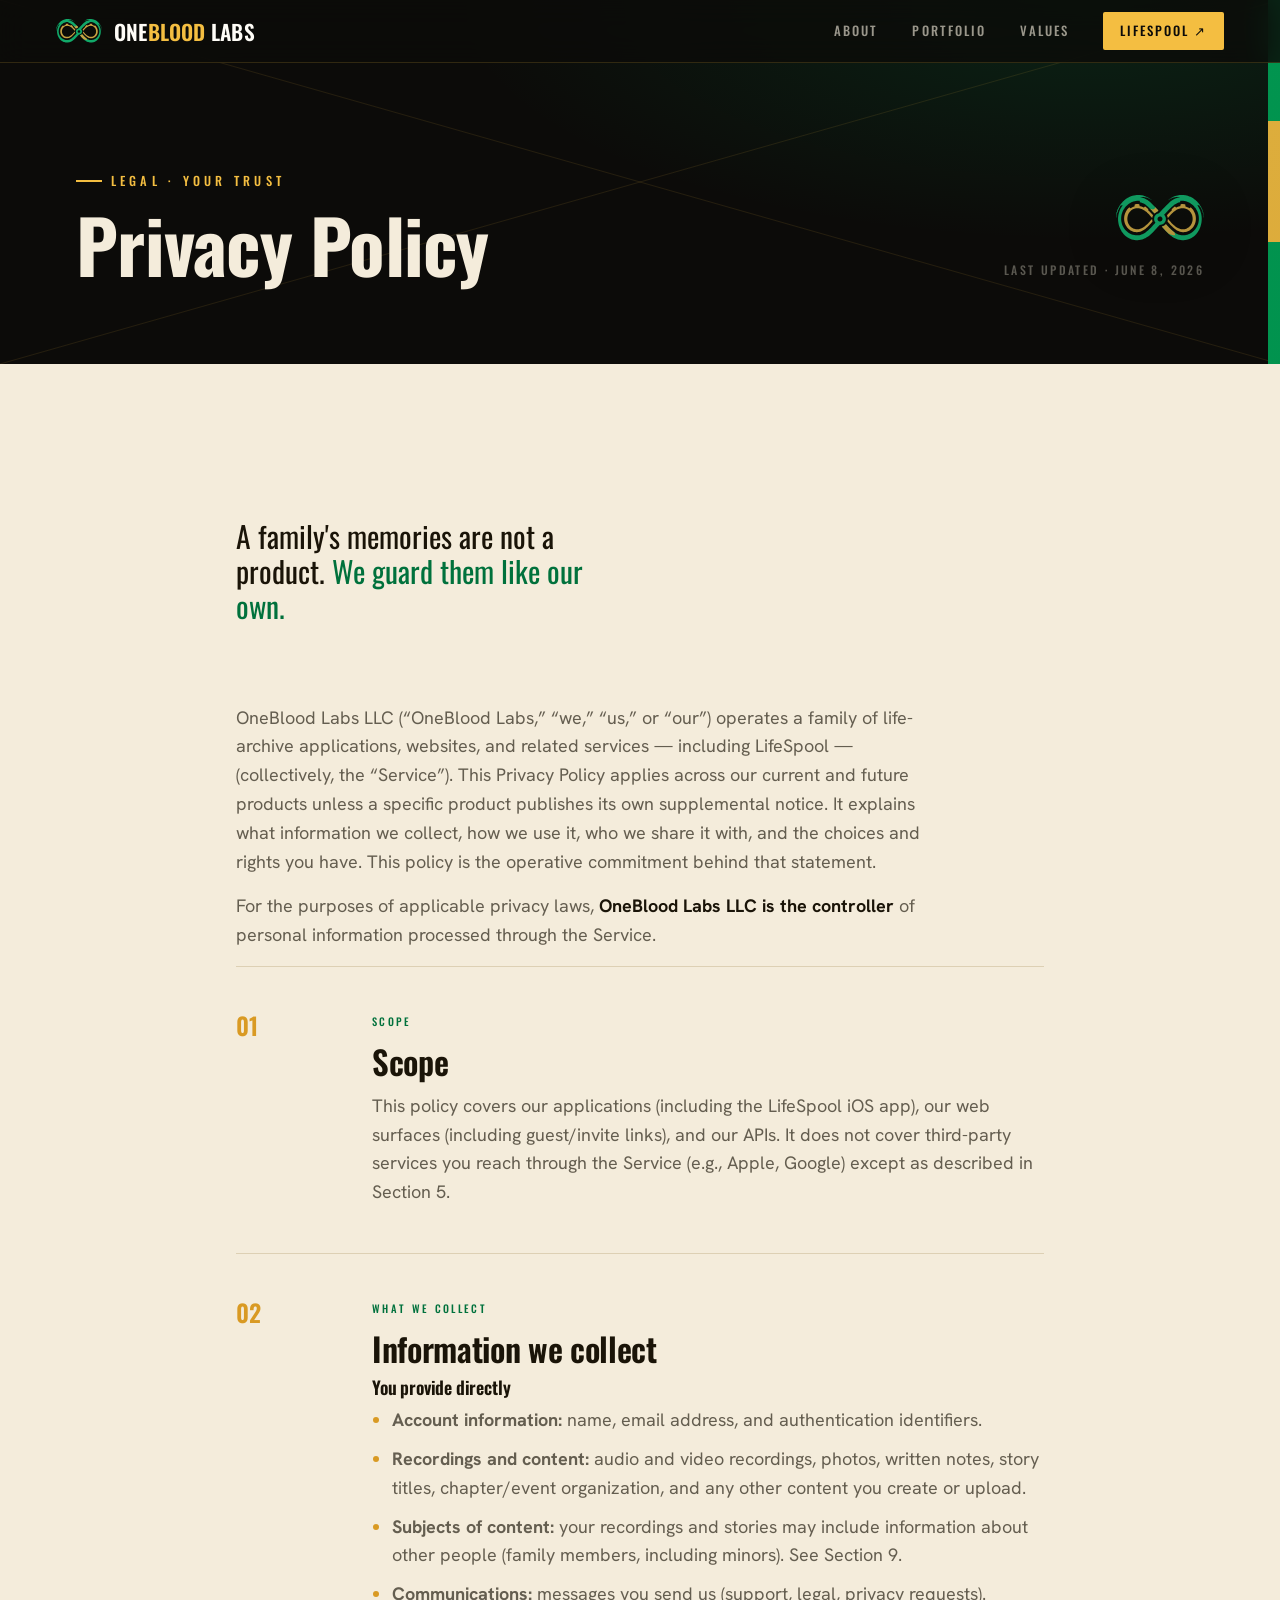
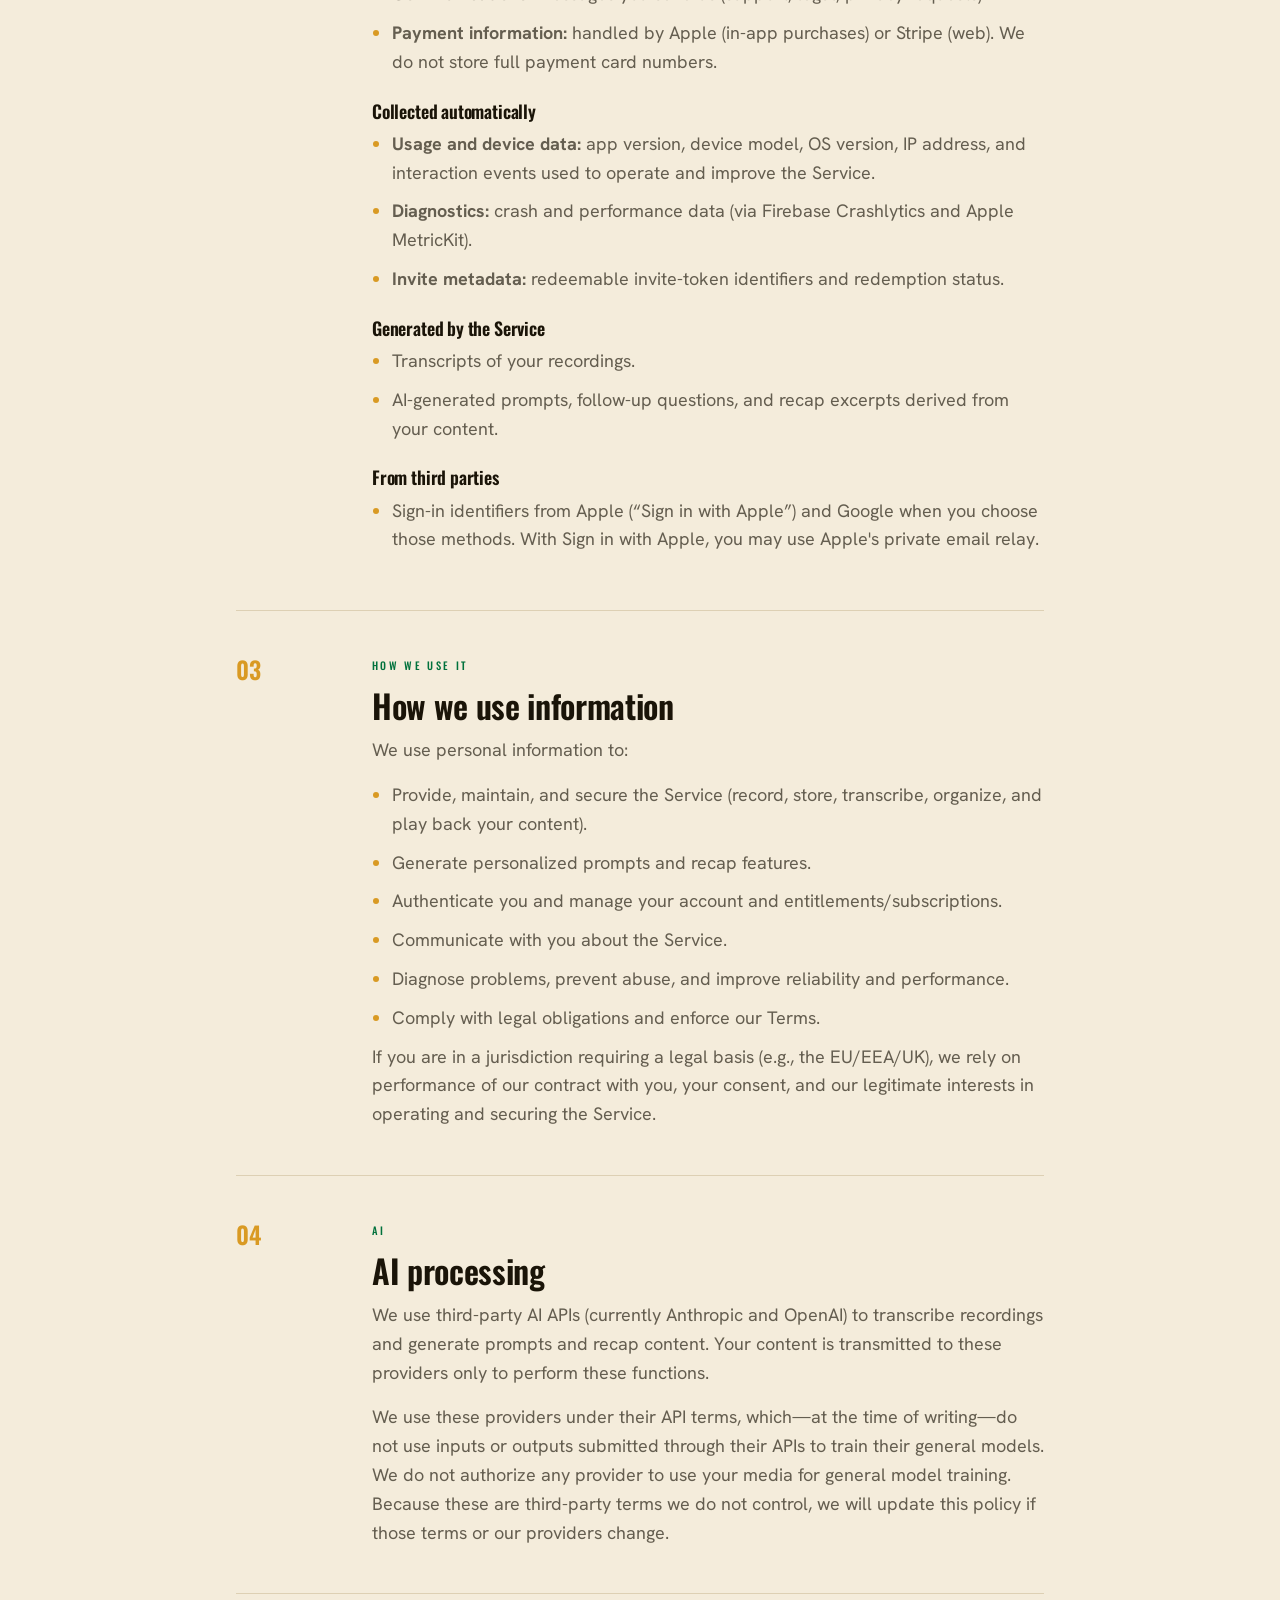
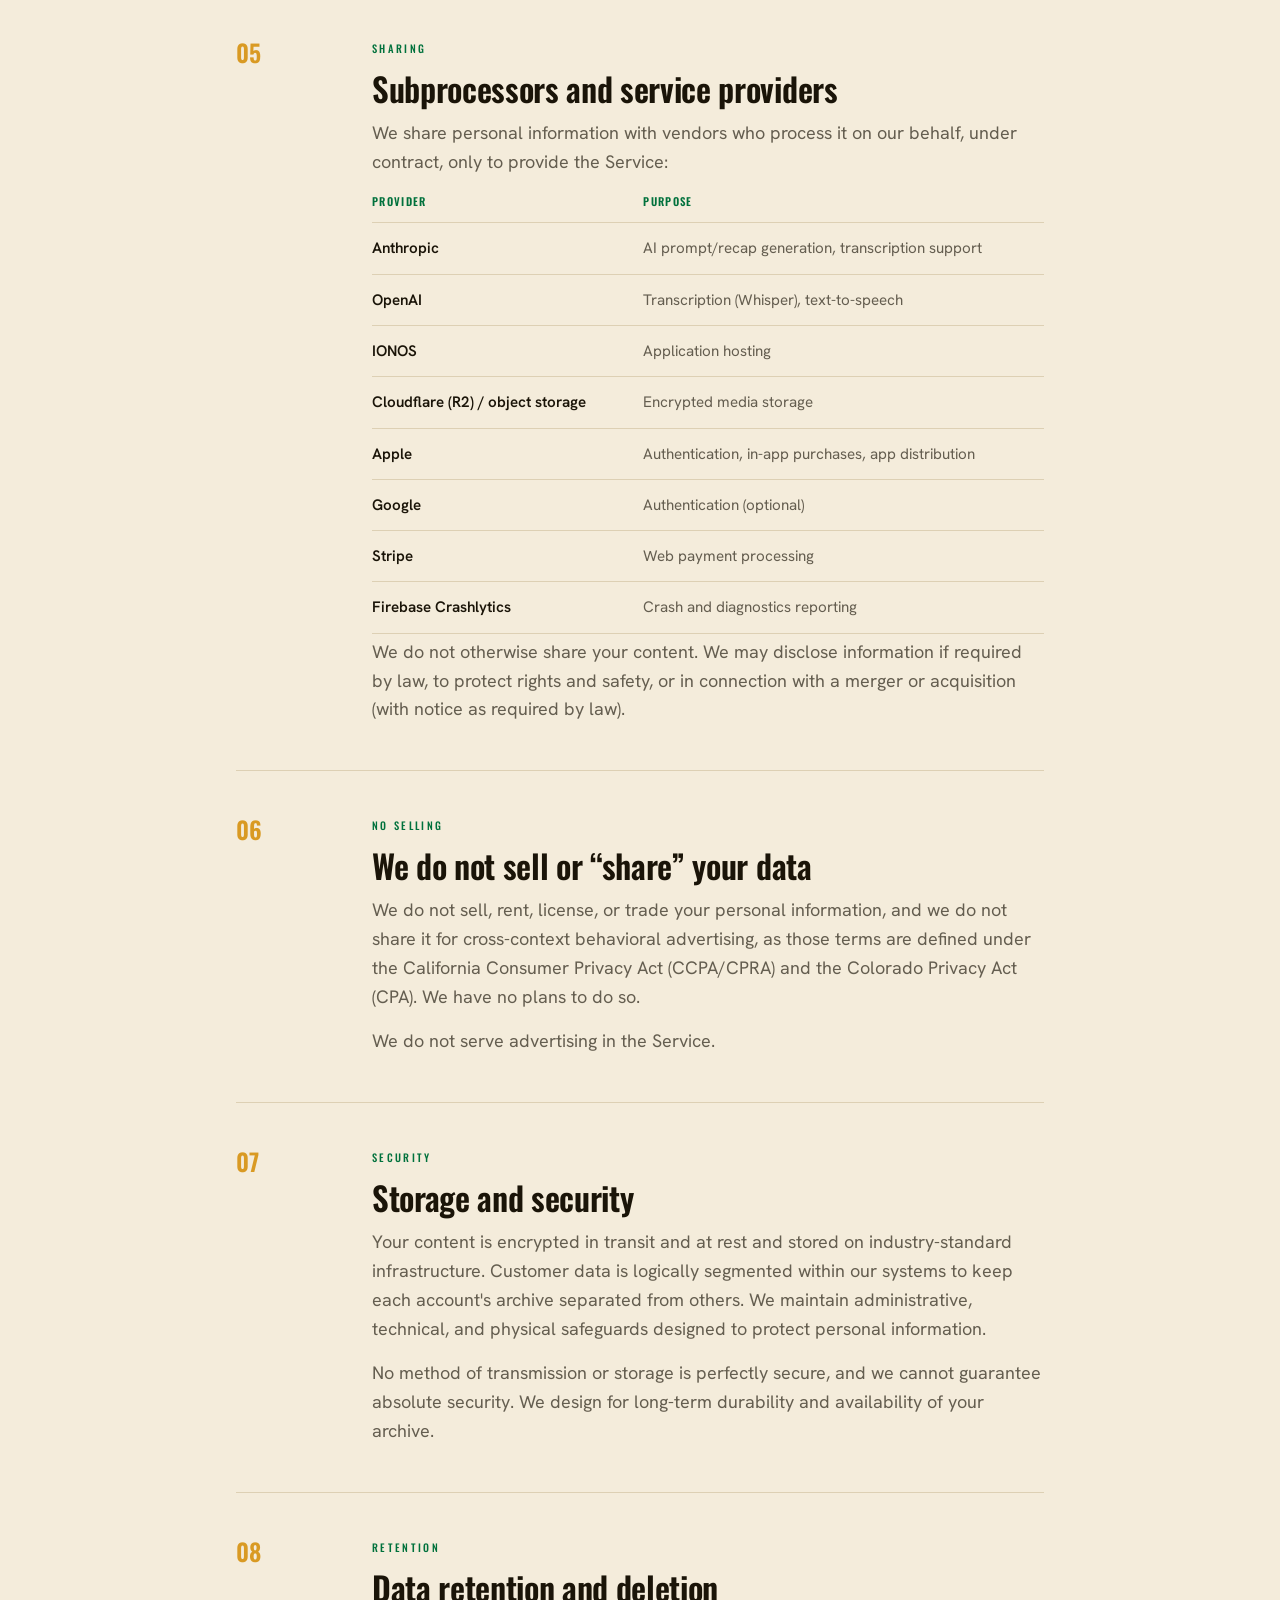
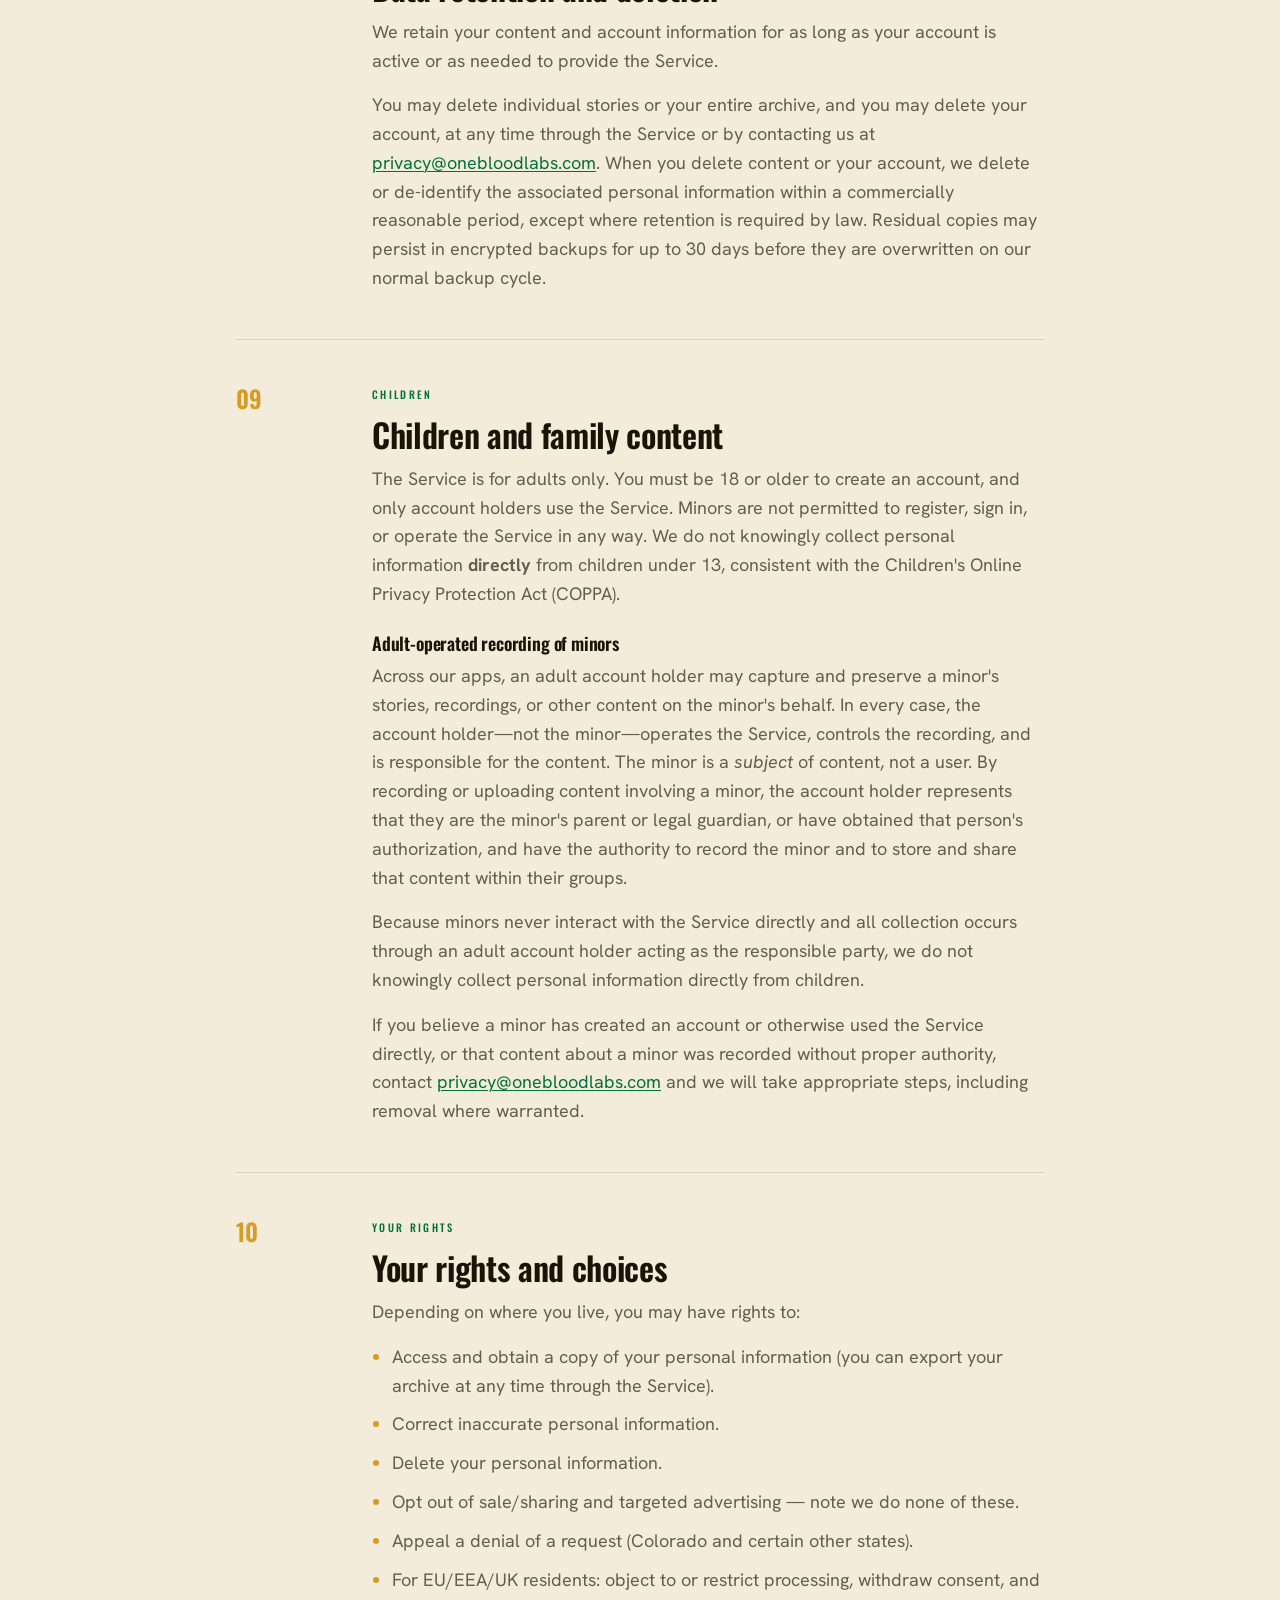
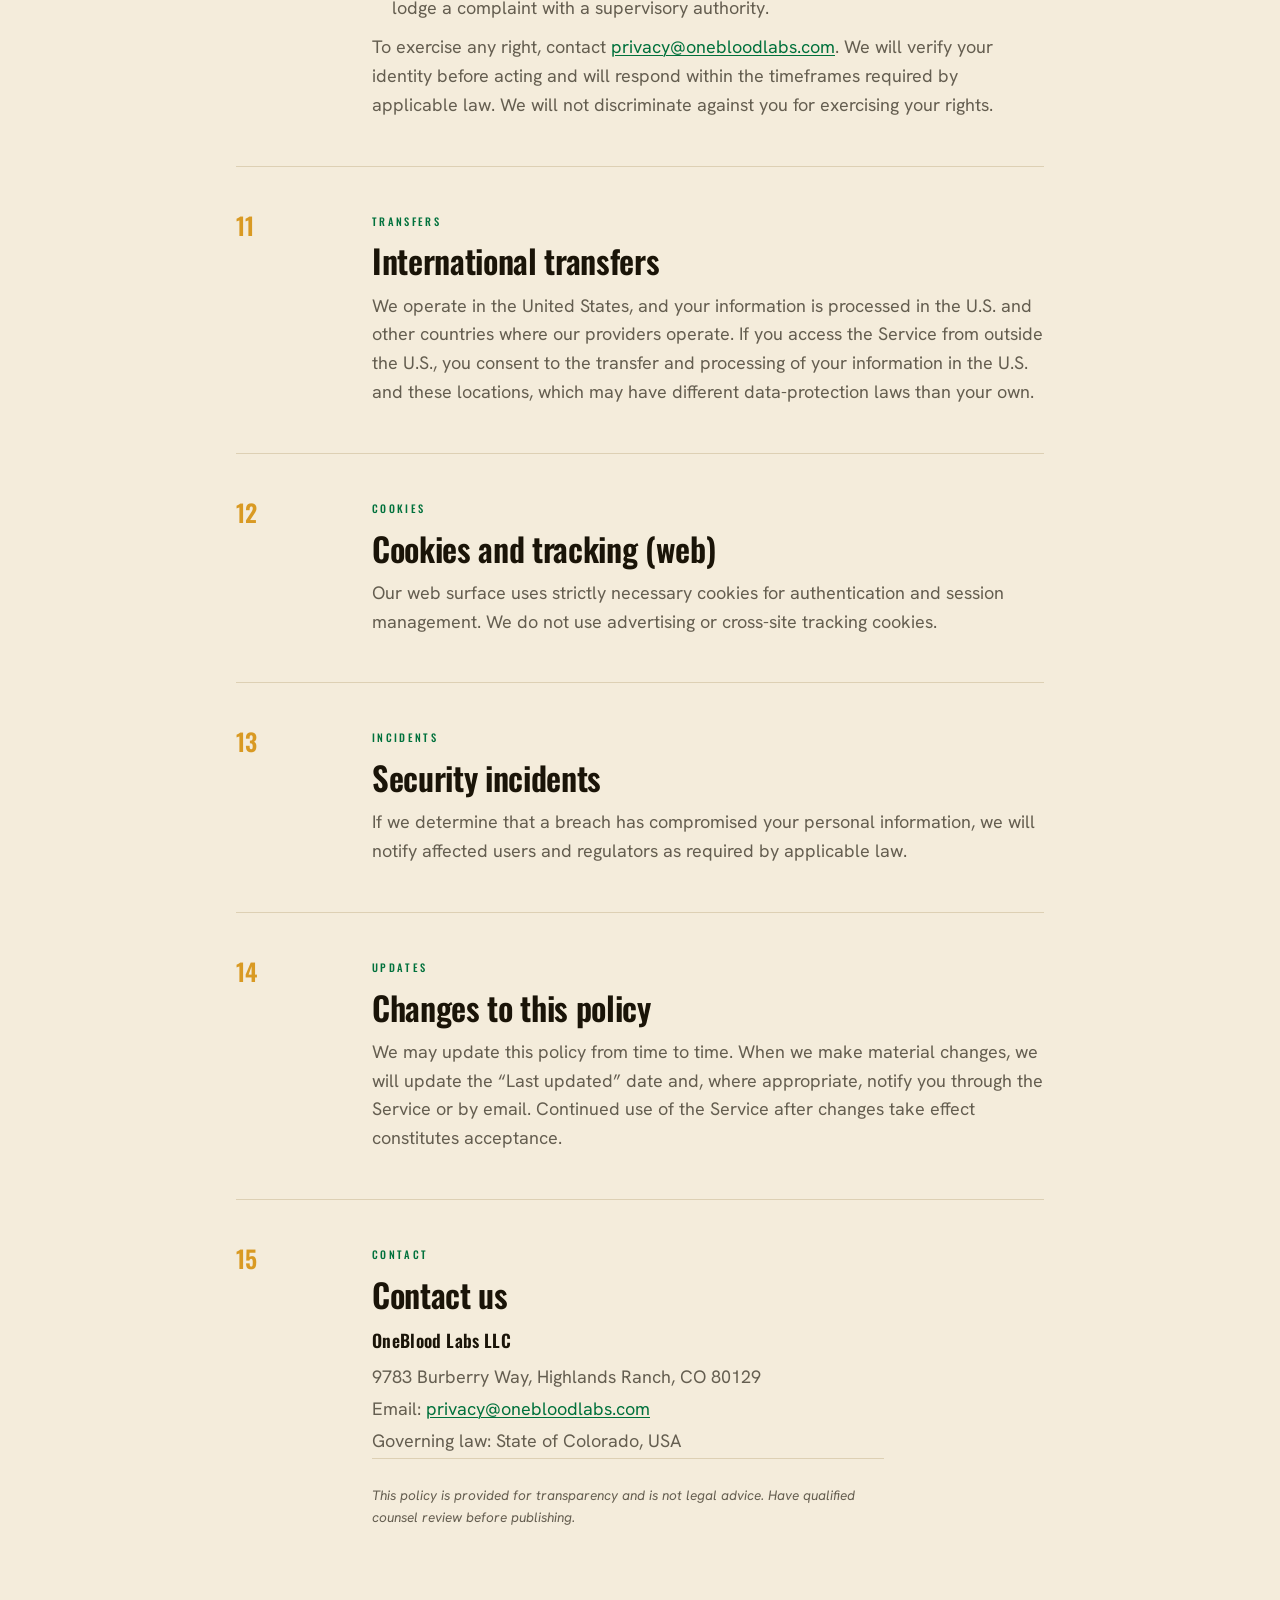
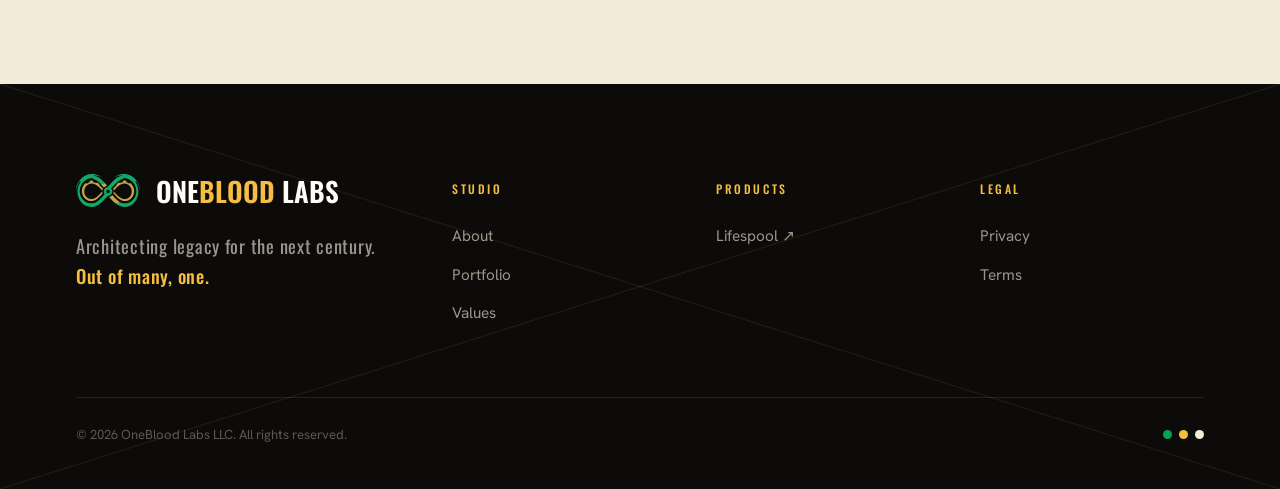
<file: privacy.html>
<!DOCTYPE html>
<html lang="en">
<head>
<meta charset="UTF-8">
<meta name="viewport" content="width=device-width, initial-scale=1.0">
<title>Privacy Policy — OneBlood Labs</title>
<link rel="icon" type="image/svg+xml" href="favicon.svg">
<link rel="icon" type="image/png" href="favicon-96x96.png" sizes="96x96">
<link rel="shortcut icon" href="favicon.ico">
<link rel="apple-touch-icon" sizes="180x180" href="apple-touch-icon.png">
<link rel="manifest" href="site.webmanifest">
<link rel="preconnect" href="https://fonts.googleapis.com">
<link rel="preconnect" href="https://fonts.gstatic.com" crossorigin>
<link href="https://fonts.googleapis.com/css2?family=Oswald:wght@400;500;600;700&family=Hanken+Grotesk:wght@400;500;600;700&display=swap" rel="stylesheet">
<link rel="stylesheet" href="styles.css">
</head>
<body>

<!-- NAV -->
<nav class="nav scrolled" id="nav" data-screen-label="Nav">
  <a href="index.html" class="brand">
    <img src="assets/Onebloodlabslogo-removebg-preview.svg" alt="OneBlood Labs">
    <span class="wm">One<b>Blood</b> Labs</span>
  </a>
  <div class="nav-links">
    <a href="index.html#about">About</a>
    <a href="index.html#portfolio">Portfolio</a>
    <a href="index.html#values">Values</a>
    <a href="https://lifespool.app" target="_blank" rel="noopener noreferrer" class="nav-cta">Lifespool ↗</a>
  </div>
  <button class="nav-toggle" aria-label="Menu"><span></span></button>
</nav>

<!-- PAGE HEAD -->
<header class="page-head" data-screen-label="Privacy header">
  <div class="flag-cross"></div>
  <div class="hero-stripe"></div>
  <div class="wrap inner">
    <div>
      <span class="eyebrow">Legal · Your trust</span>
      <h1>Privacy Policy</h1>
    </div>
    <div style="text-align:right;display:flex;flex-direction:column;align-items:flex-end;gap:18px;">
      <img class="head-mark" src="assets/Onebloodlabslogo-removebg-preview.svg" alt="">
      <span class="updated">Last updated · June 8, 2026</span>
    </div>
  </div>
</header>

<!-- LEGAL BODY -->
<main class="legal" data-screen-label="Privacy body">
  <div class="wrap">
    <p class="legal-intro">A family's memories are not a product. <span class="grn">We guard them like our own.</span></p>

    <div class="legal-preamble">
      <p>OneBlood Labs LLC (“OneBlood Labs,” “we,” “us,” or “our”) operates a family of life-archive applications, websites, and related services — including LifeSpool — (collectively, the “Service”). This Privacy Policy applies across our current and future products unless a specific product publishes its own supplemental notice. It explains what information we collect, how we use it, who we share it with, and the choices and rights you have. This policy is the operative commitment behind that statement.</p>
      <p>For the purposes of applicable privacy laws, <strong>OneBlood Labs LLC is the controller</strong> of personal information processed through the Service.</p>
    </div>

    <div class="legal-block">
      <div class="num">01</div>
      <div>
        <span class="cat">Scope</span>
        <h2>Scope</h2>
        <p>This policy covers our applications (including the LifeSpool iOS app), our web surfaces (including guest/invite links), and our APIs. It does not cover third-party services you reach through the Service (e.g., Apple, Google) except as described in Section 5.</p>
      </div>
    </div>

    <div class="legal-block">
      <div class="num">02</div>
      <div>
        <span class="cat">What we collect</span>
        <h2>Information we collect</h2>
        <h3>You provide directly</h3>
        <ul>
          <li><strong>Account information:</strong> name, email address, and authentication identifiers.</li>
          <li><strong>Recordings and content:</strong> audio and video recordings, photos, written notes, story titles, chapter/event organization, and any other content you create or upload.</li>
          <li><strong>Subjects of content:</strong> your recordings and stories may include information about other people (family members, including minors). See Section 9.</li>
          <li><strong>Communications:</strong> messages you send us (support, legal, privacy requests).</li>
          <li><strong>Payment information:</strong> handled by Apple (in-app purchases) or Stripe (web). We do not store full payment card numbers.</li>
        </ul>
        <h3>Collected automatically</h3>
        <ul>
          <li><strong>Usage and device data:</strong> app version, device model, OS version, IP address, and interaction events used to operate and improve the Service.</li>
          <li><strong>Diagnostics:</strong> crash and performance data (via Firebase Crashlytics and Apple MetricKit).</li>
          <li><strong>Invite metadata:</strong> redeemable invite-token identifiers and redemption status.</li>
        </ul>
        <h3>Generated by the Service</h3>
        <ul>
          <li>Transcripts of your recordings.</li>
          <li>AI-generated prompts, follow-up questions, and recap excerpts derived from your content.</li>
        </ul>
        <h3>From third parties</h3>
        <ul>
          <li>Sign-in identifiers from Apple (“Sign in with Apple”) and Google when you choose those methods. With Sign in with Apple, you may use Apple's private email relay.</li>
        </ul>
      </div>
    </div>

    <div class="legal-block">
      <div class="num">03</div>
      <div>
        <span class="cat">How we use it</span>
        <h2>How we use information</h2>
        <p>We use personal information to:</p>
        <ul>
          <li>Provide, maintain, and secure the Service (record, store, transcribe, organize, and play back your content).</li>
          <li>Generate personalized prompts and recap features.</li>
          <li>Authenticate you and manage your account and entitlements/subscriptions.</li>
          <li>Communicate with you about the Service.</li>
          <li>Diagnose problems, prevent abuse, and improve reliability and performance.</li>
          <li>Comply with legal obligations and enforce our Terms.</li>
        </ul>
        <p>If you are in a jurisdiction requiring a legal basis (e.g., the EU/EEA/UK), we rely on performance of our contract with you, your consent, and our legitimate interests in operating and securing the Service.</p>
      </div>
    </div>

    <div class="legal-block">
      <div class="num">04</div>
      <div>
        <span class="cat">AI</span>
        <h2>AI processing</h2>
        <p>We use third-party AI APIs (currently Anthropic and OpenAI) to transcribe recordings and generate prompts and recap content. Your content is transmitted to these providers only to perform these functions.</p>
        <p>We use these providers under their API terms, which—at the time of writing—do not use inputs or outputs submitted through their APIs to train their general models. We do not authorize any provider to use your media for general model training. Because these are third-party terms we do not control, we will update this policy if those terms or our providers change.</p>
      </div>
    </div>

    <div class="legal-block">
      <div class="num">05</div>
      <div>
        <span class="cat">Sharing</span>
        <h2>Subprocessors and service providers</h2>
        <p>We share personal information with vendors who process it on our behalf, under contract, only to provide the Service:</p>
        <table class="legal-table">
          <thead>
            <tr><th>Provider</th><th>Purpose</th></tr>
          </thead>
          <tbody>
            <tr><td>Anthropic</td><td>AI prompt/recap generation, transcription support</td></tr>
            <tr><td>OpenAI</td><td>Transcription (Whisper), text-to-speech</td></tr>
            <tr><td>IONOS</td><td>Application hosting</td></tr>
            <tr><td>Cloudflare (R2) / object storage</td><td>Encrypted media storage</td></tr>
            <tr><td>Apple</td><td>Authentication, in-app purchases, app distribution</td></tr>
            <tr><td>Google</td><td>Authentication (optional)</td></tr>
            <tr><td>Stripe</td><td>Web payment processing</td></tr>
            <tr><td>Firebase Crashlytics</td><td>Crash and diagnostics reporting</td></tr>
          </tbody>
        </table>
        <p>We do not otherwise share your content. We may disclose information if required by law, to protect rights and safety, or in connection with a merger or acquisition (with notice as required by law).</p>
      </div>
    </div>

    <div class="legal-block">
      <div class="num">06</div>
      <div>
        <span class="cat">No selling</span>
        <h2>We do not sell or “share” your data</h2>
        <p>We do not sell, rent, license, or trade your personal information, and we do not share it for cross-context behavioral advertising, as those terms are defined under the California Consumer Privacy Act (CCPA/CPRA) and the Colorado Privacy Act (CPA). We have no plans to do so.</p>
        <p>We do not serve advertising in the Service.</p>
      </div>
    </div>

    <div class="legal-block">
      <div class="num">07</div>
      <div>
        <span class="cat">Security</span>
        <h2>Storage and security</h2>
        <p>Your content is encrypted in transit and at rest and stored on industry-standard infrastructure. Customer data is logically segmented within our systems to keep each account's archive separated from others. We maintain administrative, technical, and physical safeguards designed to protect personal information.</p>
        <p>No method of transmission or storage is perfectly secure, and we cannot guarantee absolute security. We design for long-term durability and availability of your archive.</p>
      </div>
    </div>

    <div class="legal-block">
      <div class="num">08</div>
      <div>
        <span class="cat">Retention</span>
        <h2>Data retention and deletion</h2>
        <p>We retain your content and account information for as long as your account is active or as needed to provide the Service.</p>
        <p>You may delete individual stories or your entire archive, and you may delete your account, at any time through the Service or by contacting us at <a href="mailto:privacy@onebloodlabs.com">privacy@onebloodlabs.com</a>. When you delete content or your account, we delete or de-identify the associated personal information within a commercially reasonable period, except where retention is required by law. Residual copies may persist in encrypted backups for up to 30 days before they are overwritten on our normal backup cycle.</p>
      </div>
    </div>

    <div class="legal-block">
      <div class="num">09</div>
      <div>
        <span class="cat">Children</span>
        <h2>Children and family content</h2>
        <p>The Service is for adults only. You must be 18 or older to create an account, and only account holders use the Service. Minors are not permitted to register, sign in, or operate the Service in any way. We do not knowingly collect personal information <strong>directly</strong> from children under 13, consistent with the Children's Online Privacy Protection Act (COPPA).</p>
        <h3>Adult-operated recording of minors</h3>
        <p>Across our apps, an adult account holder may capture and preserve a minor's stories, recordings, or other content on the minor's behalf. In every case, the account holder—not the minor—operates the Service, controls the recording, and is responsible for the content. The minor is a <em>subject</em> of content, not a user. By recording or uploading content involving a minor, the account holder represents that they are the minor's parent or legal guardian, or have obtained that person's authorization, and have the authority to record the minor and to store and share that content within their groups.</p>
        <p>Because minors never interact with the Service directly and all collection occurs through an adult account holder acting as the responsible party, we do not knowingly collect personal information directly from children.</p>
        <p>If you believe a minor has created an account or otherwise used the Service directly, or that content about a minor was recorded without proper authority, contact <a href="mailto:privacy@onebloodlabs.com">privacy@onebloodlabs.com</a> and we will take appropriate steps, including removal where warranted.</p>
      </div>
    </div>

    <div class="legal-block">
      <div class="num">10</div>
      <div>
        <span class="cat">Your rights</span>
        <h2>Your rights and choices</h2>
        <p>Depending on where you live, you may have rights to:</p>
        <ul>
          <li>Access and obtain a copy of your personal information (you can export your archive at any time through the Service).</li>
          <li>Correct inaccurate personal information.</li>
          <li>Delete your personal information.</li>
          <li>Opt out of sale/sharing and targeted advertising — note we do none of these.</li>
          <li>Appeal a denial of a request (Colorado and certain other states).</li>
          <li>For EU/EEA/UK residents: object to or restrict processing, withdraw consent, and lodge a complaint with a supervisory authority.</li>
        </ul>
        <p>To exercise any right, contact <a href="mailto:privacy@onebloodlabs.com">privacy@onebloodlabs.com</a>. We will verify your identity before acting and will respond within the timeframes required by applicable law. We will not discriminate against you for exercising your rights.</p>
      </div>
    </div>

    <div class="legal-block">
      <div class="num">11</div>
      <div>
        <span class="cat">Transfers</span>
        <h2>International transfers</h2>
        <p>We operate in the United States, and your information is processed in the U.S. and other countries where our providers operate. If you access the Service from outside the U.S., you consent to the transfer and processing of your information in the U.S. and these locations, which may have different data-protection laws than your own.</p>
      </div>
    </div>

    <div class="legal-block">
      <div class="num">12</div>
      <div>
        <span class="cat">Cookies</span>
        <h2>Cookies and tracking (web)</h2>
        <p>Our web surface uses strictly necessary cookies for authentication and session management. We do not use advertising or cross-site tracking cookies.</p>
      </div>
    </div>

    <div class="legal-block">
      <div class="num">13</div>
      <div>
        <span class="cat">Incidents</span>
        <h2>Security incidents</h2>
        <p>If we determine that a breach has compromised your personal information, we will notify affected users and regulators as required by applicable law.</p>
      </div>
    </div>

    <div class="legal-block">
      <div class="num">14</div>
      <div>
        <span class="cat">Updates</span>
        <h2>Changes to this policy</h2>
        <p>We may update this policy from time to time. When we make material changes, we will update the “Last updated” date and, where appropriate, notify you through the Service or by email. Continued use of the Service after changes take effect constitutes acceptance.</p>
      </div>
    </div>

    <div class="legal-block">
      <div class="num">15</div>
      <div>
        <span class="cat">Contact</span>
        <h2>Contact us</h2>
        <address class="legal-contact">
          <strong>OneBlood Labs LLC</strong>
          9783 Burberry Way, Highlands Ranch, CO 80129<br>
          Email: <a href="mailto:privacy@onebloodlabs.com">privacy@onebloodlabs.com</a><br>
          Governing law: State of Colorado, USA
        </address>
        <p class="legal-note">This policy is provided for transparency and is not legal advice. Have qualified counsel review before publishing.</p>
      </div>
    </div>
  </div>
</main>

<!-- FOOTER -->
<footer class="footer" data-screen-label="Footer">
  <div class="flag-cross"></div>
  <div class="wrap">
    <div class="footer-top">
      <div class="footer-brand">
        <a href="index.html" class="brand-lg">
          <img src="assets/Onebloodlabslogo-removebg-preview.svg" alt="OneBlood Labs">
          <span class="wm">One<b>Blood</b> Labs</span>
        </a>
        <p class="motto">Architecting legacy for the next century. <b>Out of many, one.</b></p>
      </div>
      <div class="foot-col">
        <h5>Studio</h5>
        <a href="index.html#about">About</a>
        <a href="index.html#portfolio">Portfolio</a>
        <a href="index.html#values">Values</a>
      </div>
      <div class="foot-col">
        <h5>Products</h5>
        <a href="https://lifespool.app" target="_blank" rel="noopener noreferrer">Lifespool ↗</a>
      </div>
      <div class="foot-col">
        <h5>Legal</h5>
        <a href="privacy.html">Privacy</a>
        <a href="terms.html">Terms</a>
      </div>
    </div>
    <div class="footer-bottom">
      <span>© 2026 OneBlood Labs LLC. All rights reserved.</span>
      <div class="flag-dots">
        <i style="background:var(--green)"></i>
        <i style="background:var(--gold)"></i>
        <i style="background:var(--cream)"></i>
      </div>
    </div>
  </div>
</footer>

</body>
</html>
</file>
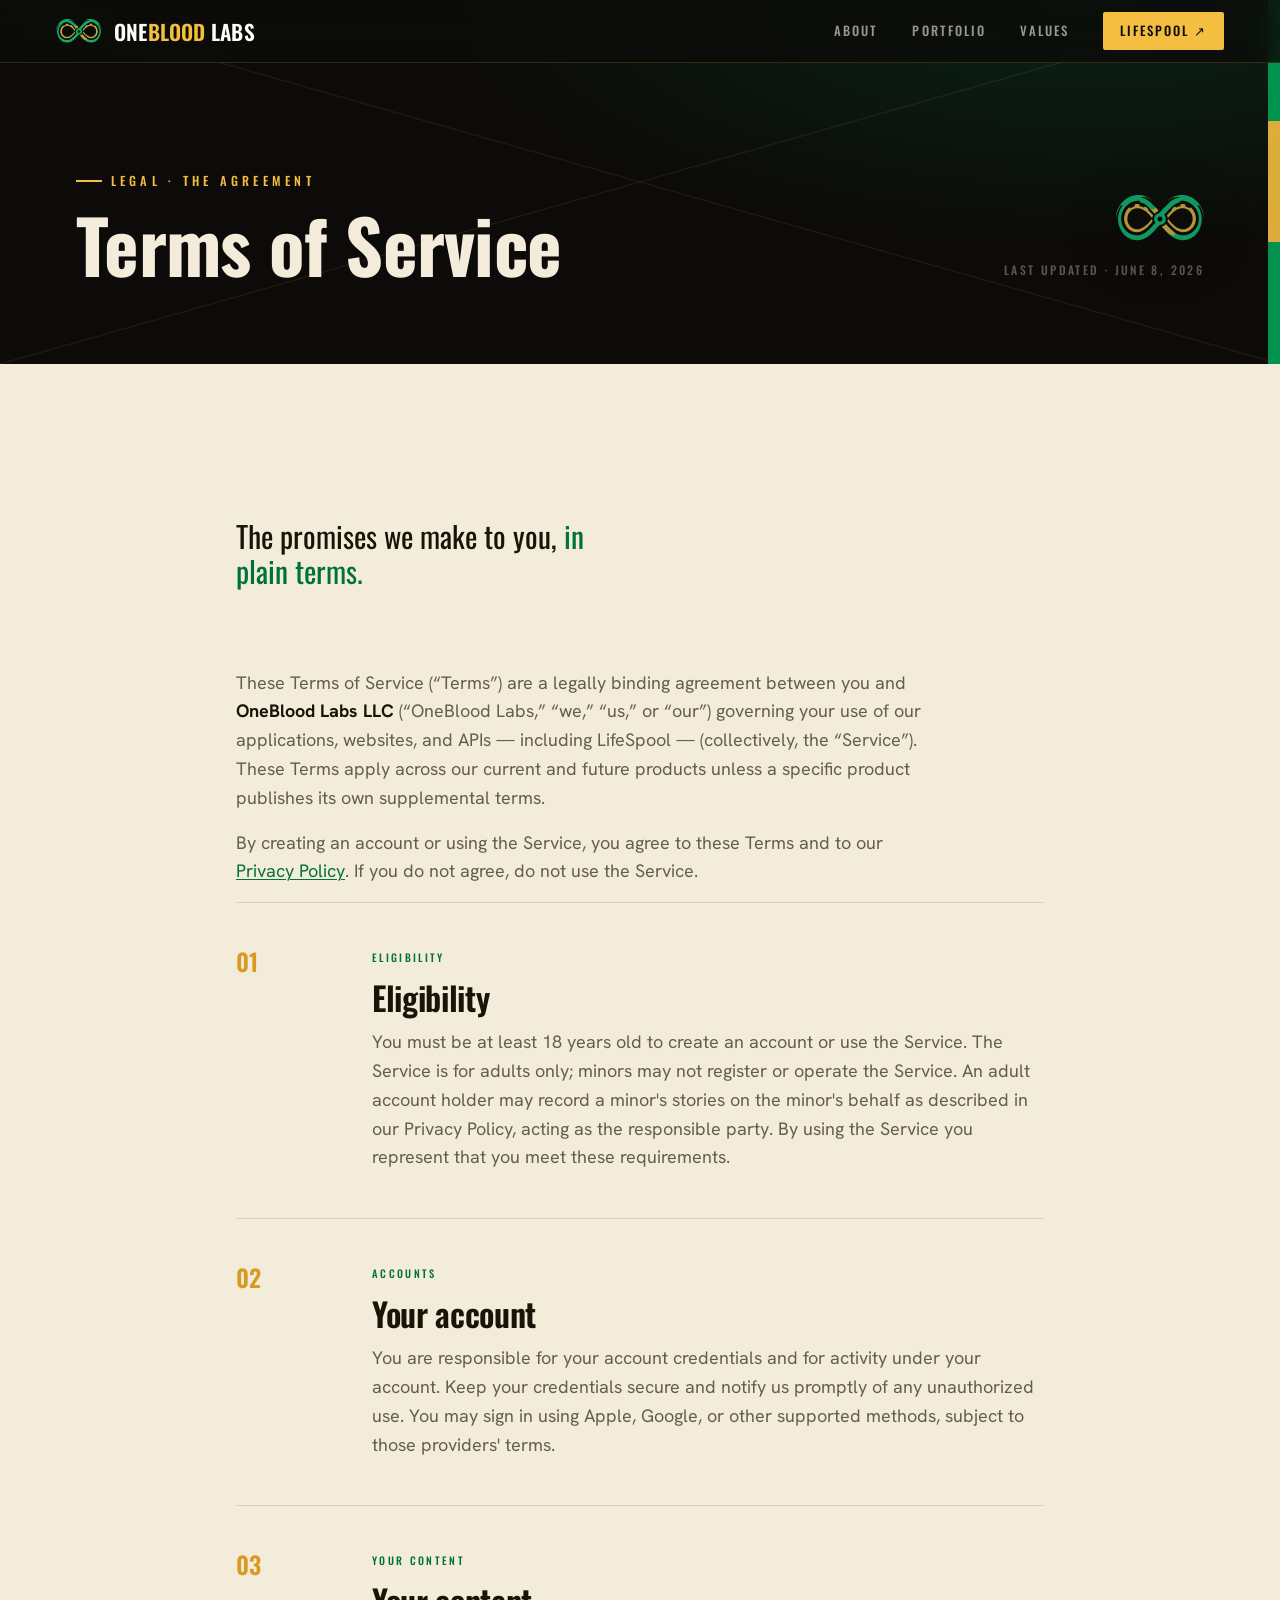
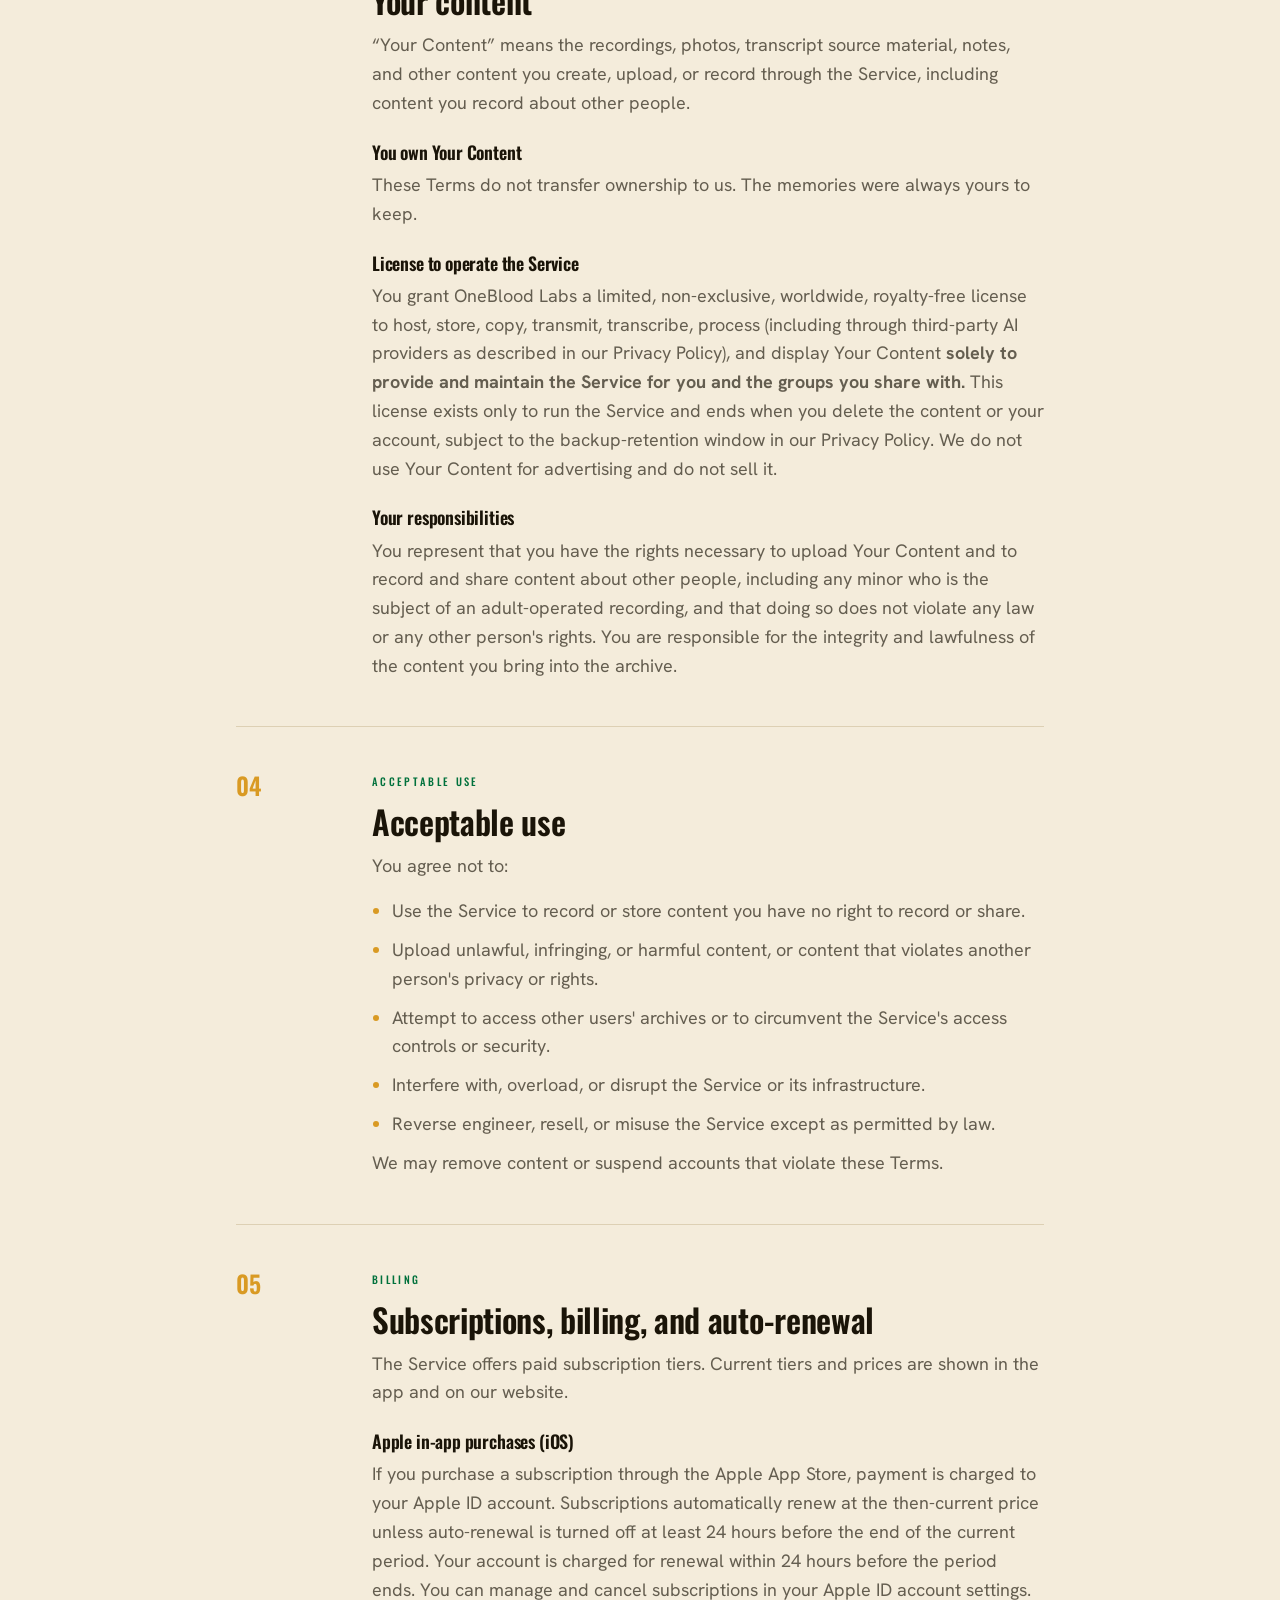
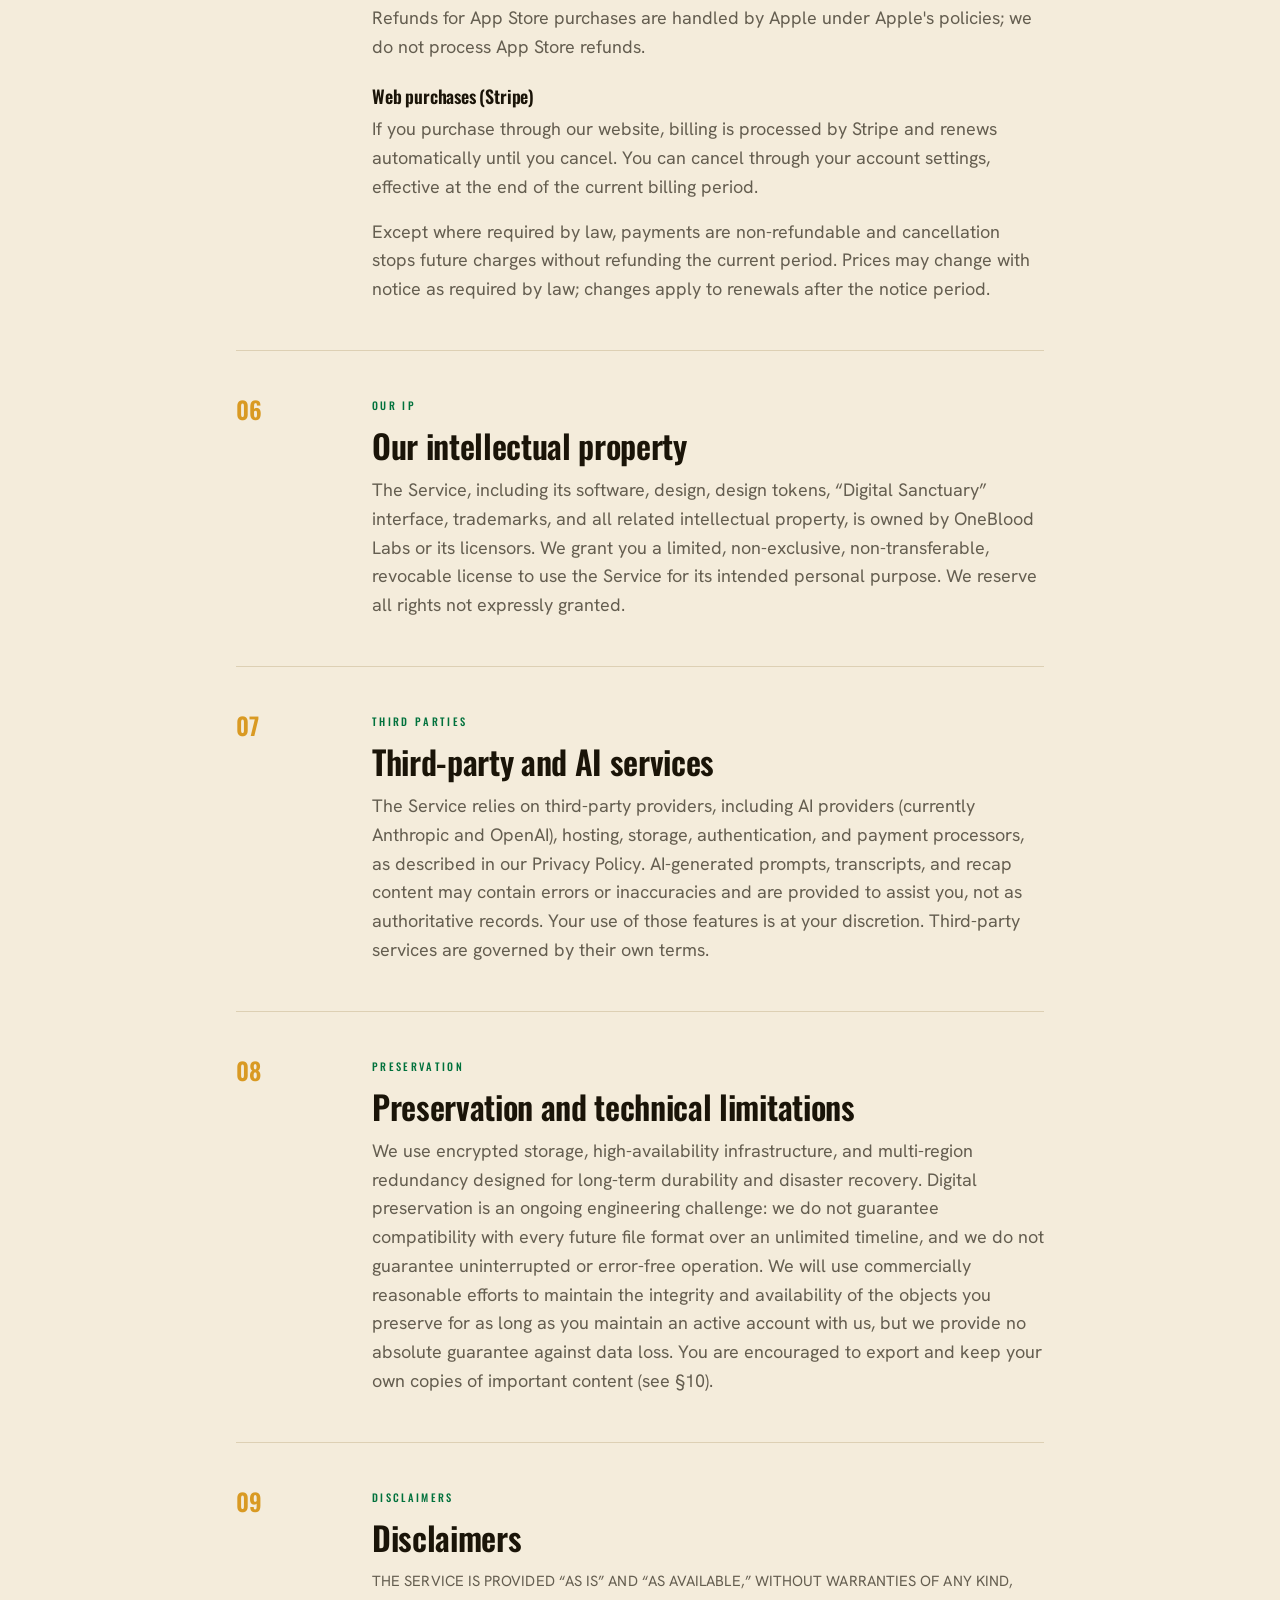
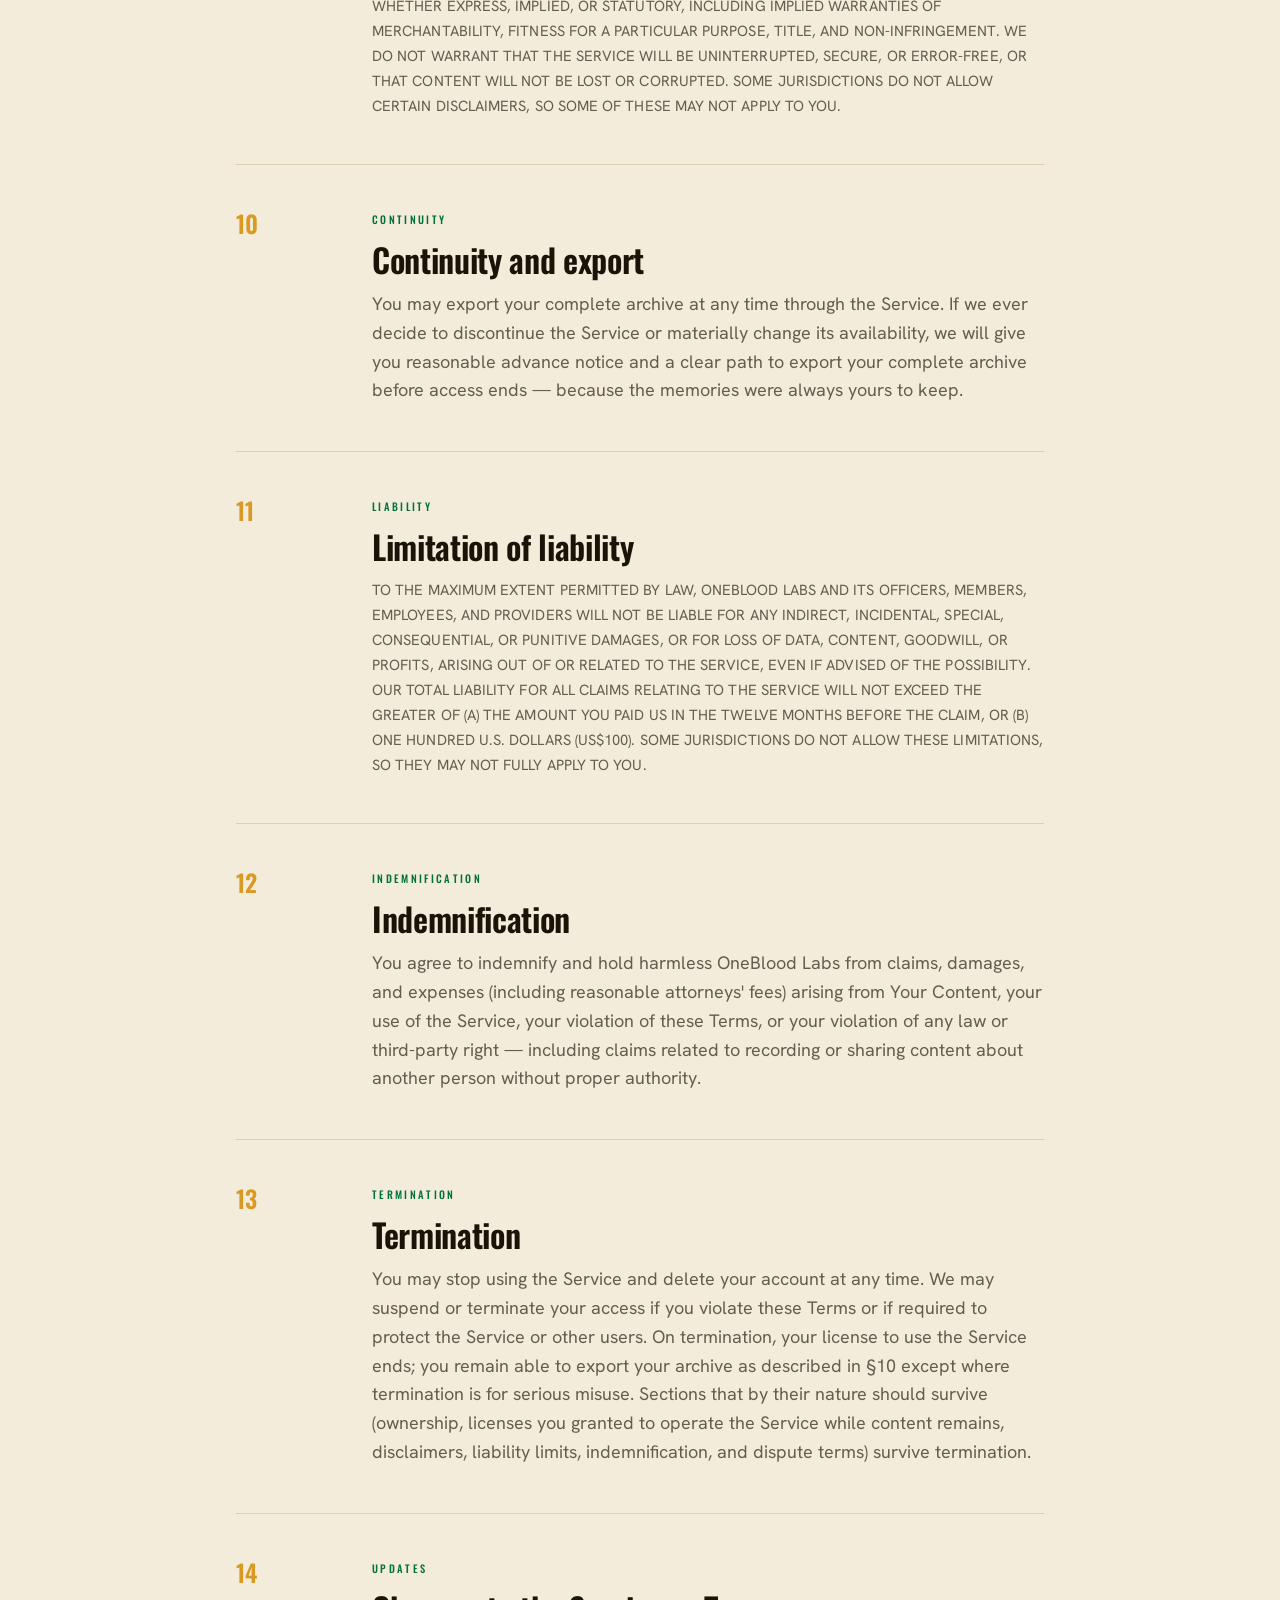
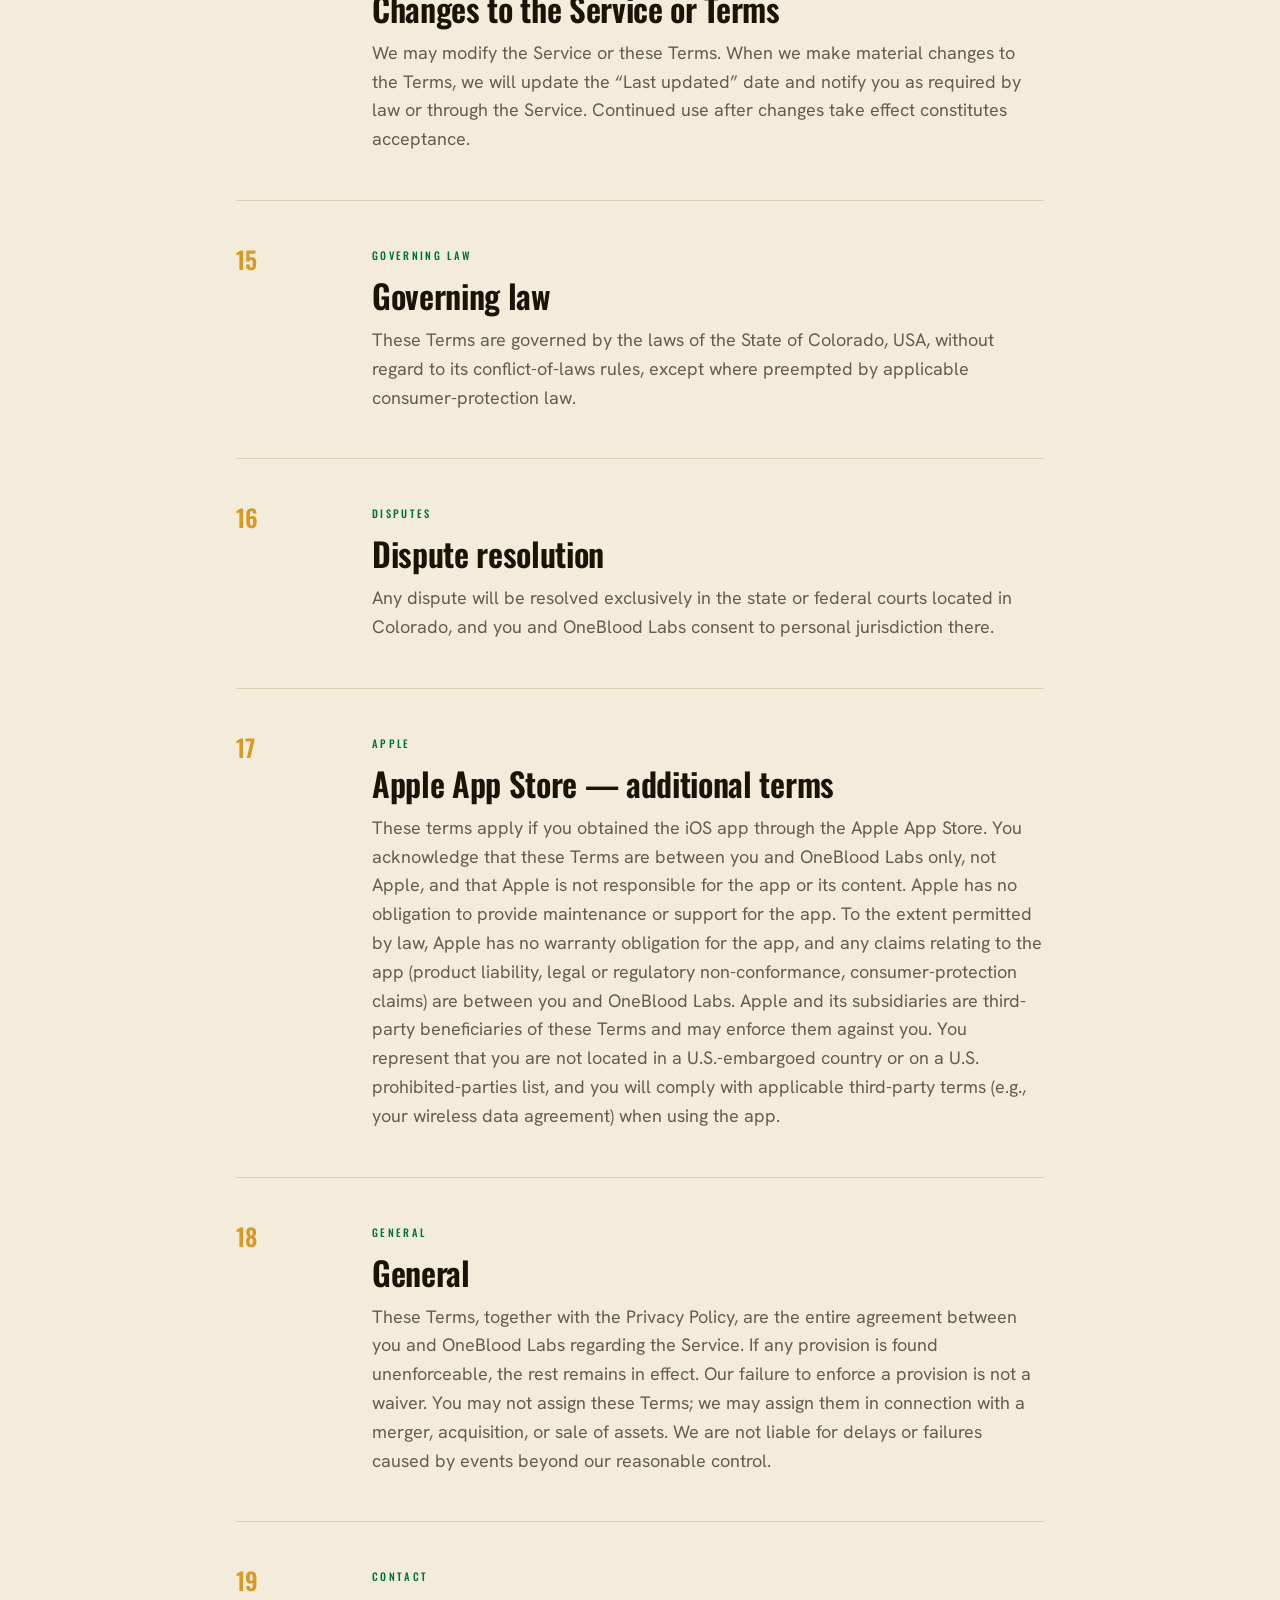
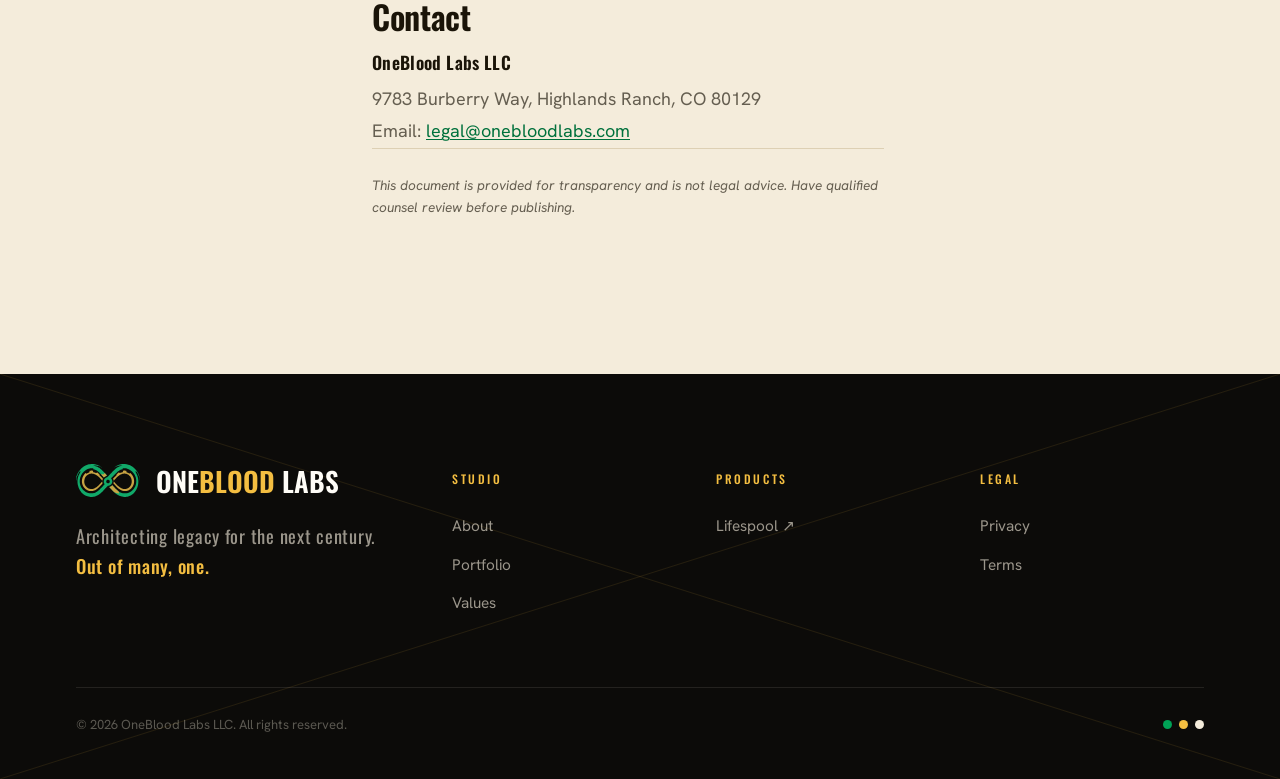
<file: terms.html>
<!DOCTYPE html>
<html lang="en">
<head>
<meta charset="UTF-8">
<meta name="viewport" content="width=device-width, initial-scale=1.0">
<title>Terms of Service — OneBlood Labs</title>
<link rel="icon" type="image/svg+xml" href="favicon.svg">
<link rel="icon" type="image/png" href="favicon-96x96.png" sizes="96x96">
<link rel="shortcut icon" href="favicon.ico">
<link rel="apple-touch-icon" sizes="180x180" href="apple-touch-icon.png">
<link rel="manifest" href="site.webmanifest">
<link rel="preconnect" href="https://fonts.googleapis.com">
<link rel="preconnect" href="https://fonts.gstatic.com" crossorigin>
<link href="https://fonts.googleapis.com/css2?family=Oswald:wght@400;500;600;700&family=Hanken+Grotesk:wght@400;500;600;700&display=swap" rel="stylesheet">
<link rel="stylesheet" href="styles.css">
</head>
<body>

<!-- NAV -->
<nav class="nav scrolled" id="nav" data-screen-label="Nav">
  <a href="index.html" class="brand">
    <img src="assets/Onebloodlabslogo-removebg-preview.svg" alt="OneBlood Labs">
    <span class="wm">One<b>Blood</b> Labs</span>
  </a>
  <div class="nav-links">
    <a href="index.html#about">About</a>
    <a href="index.html#portfolio">Portfolio</a>
    <a href="index.html#values">Values</a>
    <a href="https://lifespool.app" target="_blank" rel="noopener noreferrer" class="nav-cta">Lifespool ↗</a>
  </div>
  <button class="nav-toggle" aria-label="Menu"><span></span></button>
</nav>

<!-- PAGE HEAD -->
<header class="page-head" data-screen-label="Terms header">
  <div class="flag-cross"></div>
  <div class="hero-stripe"></div>
  <div class="wrap inner">
    <div>
      <span class="eyebrow">Legal · The agreement</span>
      <h1>Terms of Service</h1>
    </div>
    <div style="text-align:right;display:flex;flex-direction:column;align-items:flex-end;gap:18px;">
      <img class="head-mark" src="assets/Onebloodlabslogo-removebg-preview.svg" alt="">
      <span class="updated">Last updated · June 8, 2026</span>
    </div>
  </div>
</header>

<!-- LEGAL BODY -->
<main class="legal" data-screen-label="Terms body">
  <div class="wrap">
    <p class="legal-intro">The promises we make to you, <span class="grn">in plain terms.</span></p>

    <div class="legal-preamble">
      <p>These Terms of Service (“Terms”) are a legally binding agreement between you and <strong>OneBlood Labs LLC</strong> (“OneBlood Labs,” “we,” “us,” or “our”) governing your use of our applications, websites, and APIs — including LifeSpool — (collectively, the “Service”). These Terms apply across our current and future products unless a specific product publishes its own supplemental terms.</p>
      <p>By creating an account or using the Service, you agree to these Terms and to our <a href="privacy.html">Privacy Policy</a>. If you do not agree, do not use the Service.</p>
    </div>

    <div class="legal-block">
      <div class="num">01</div>
      <div>
        <span class="cat">Eligibility</span>
        <h2>Eligibility</h2>
        <p>You must be at least 18 years old to create an account or use the Service. The Service is for adults only; minors may not register or operate the Service. An adult account holder may record a minor's stories on the minor's behalf as described in our Privacy Policy, acting as the responsible party. By using the Service you represent that you meet these requirements.</p>
      </div>
    </div>

    <div class="legal-block">
      <div class="num">02</div>
      <div>
        <span class="cat">Accounts</span>
        <h2>Your account</h2>
        <p>You are responsible for your account credentials and for activity under your account. Keep your credentials secure and notify us promptly of any unauthorized use. You may sign in using Apple, Google, or other supported methods, subject to those providers' terms.</p>
      </div>
    </div>

    <div class="legal-block">
      <div class="num">03</div>
      <div>
        <span class="cat">Your content</span>
        <h2>Your content</h2>
        <p>“Your Content” means the recordings, photos, transcript source material, notes, and other content you create, upload, or record through the Service, including content you record about other people.</p>
        <h3>You own Your Content</h3>
        <p>These Terms do not transfer ownership to us. The memories were always yours to keep.</p>
        <h3>License to operate the Service</h3>
        <p>You grant OneBlood Labs a limited, non-exclusive, worldwide, royalty-free license to host, store, copy, transmit, transcribe, process (including through third-party AI providers as described in our Privacy Policy), and display Your Content <strong>solely to provide and maintain the Service for you and the groups you share with.</strong> This license exists only to run the Service and ends when you delete the content or your account, subject to the backup-retention window in our Privacy Policy. We do not use Your Content for advertising and do not sell it.</p>
        <h3>Your responsibilities</h3>
        <p>You represent that you have the rights necessary to upload Your Content and to record and share content about other people, including any minor who is the subject of an adult-operated recording, and that doing so does not violate any law or any other person's rights. You are responsible for the integrity and lawfulness of the content you bring into the archive.</p>
      </div>
    </div>

    <div class="legal-block">
      <div class="num">04</div>
      <div>
        <span class="cat">Acceptable use</span>
        <h2>Acceptable use</h2>
        <p>You agree not to:</p>
        <ul>
          <li>Use the Service to record or store content you have no right to record or share.</li>
          <li>Upload unlawful, infringing, or harmful content, or content that violates another person's privacy or rights.</li>
          <li>Attempt to access other users' archives or to circumvent the Service's access controls or security.</li>
          <li>Interfere with, overload, or disrupt the Service or its infrastructure.</li>
          <li>Reverse engineer, resell, or misuse the Service except as permitted by law.</li>
        </ul>
        <p>We may remove content or suspend accounts that violate these Terms.</p>
      </div>
    </div>

    <div class="legal-block">
      <div class="num">05</div>
      <div>
        <span class="cat">Billing</span>
        <h2>Subscriptions, billing, and auto-renewal</h2>
        <p>The Service offers paid subscription tiers. Current tiers and prices are shown in the app and on our website.</p>
        <h3>Apple in-app purchases (iOS)</h3>
        <p>If you purchase a subscription through the Apple App Store, payment is charged to your Apple ID account. Subscriptions automatically renew at the then-current price unless auto-renewal is turned off at least 24 hours before the end of the current period. Your account is charged for renewal within 24 hours before the period ends. You can manage and cancel subscriptions in your Apple ID account settings. Refunds for App Store purchases are handled by Apple under Apple's policies; we do not process App Store refunds.</p>
        <h3>Web purchases (Stripe)</h3>
        <p>If you purchase through our website, billing is processed by Stripe and renews automatically until you cancel. You can cancel through your account settings, effective at the end of the current billing period.</p>
        <p>Except where required by law, payments are non-refundable and cancellation stops future charges without refunding the current period. Prices may change with notice as required by law; changes apply to renewals after the notice period.</p>
      </div>
    </div>

    <div class="legal-block">
      <div class="num">06</div>
      <div>
        <span class="cat">Our IP</span>
        <h2>Our intellectual property</h2>
        <p>The Service, including its software, design, design tokens, “Digital Sanctuary” interface, trademarks, and all related intellectual property, is owned by OneBlood Labs or its licensors. We grant you a limited, non-exclusive, non-transferable, revocable license to use the Service for its intended personal purpose. We reserve all rights not expressly granted.</p>
      </div>
    </div>

    <div class="legal-block">
      <div class="num">07</div>
      <div>
        <span class="cat">Third parties</span>
        <h2>Third-party and AI services</h2>
        <p>The Service relies on third-party providers, including AI providers (currently Anthropic and OpenAI), hosting, storage, authentication, and payment processors, as described in our Privacy Policy. AI-generated prompts, transcripts, and recap content may contain errors or inaccuracies and are provided to assist you, not as authoritative records. Your use of those features is at your discretion. Third-party services are governed by their own terms.</p>
      </div>
    </div>

    <div class="legal-block">
      <div class="num">08</div>
      <div>
        <span class="cat">Preservation</span>
        <h2>Preservation and technical limitations</h2>
        <p>We use encrypted storage, high-availability infrastructure, and multi-region redundancy designed for long-term durability and disaster recovery. Digital preservation is an ongoing engineering challenge: we do not guarantee compatibility with every future file format over an unlimited timeline, and we do not guarantee uninterrupted or error-free operation. We will use commercially reasonable efforts to maintain the integrity and availability of the objects you preserve for as long as you maintain an active account with us, but we provide no absolute guarantee against data loss. You are encouraged to export and keep your own copies of important content (see §10).</p>
      </div>
    </div>

    <div class="legal-block">
      <div class="num">09</div>
      <div>
        <span class="cat">Disclaimers</span>
        <h2>Disclaimers</h2>
        <p class="legal-caps">THE SERVICE IS PROVIDED “AS IS” AND “AS AVAILABLE,” WITHOUT WARRANTIES OF ANY KIND, WHETHER EXPRESS, IMPLIED, OR STATUTORY, INCLUDING IMPLIED WARRANTIES OF MERCHANTABILITY, FITNESS FOR A PARTICULAR PURPOSE, TITLE, AND NON-INFRINGEMENT. WE DO NOT WARRANT THAT THE SERVICE WILL BE UNINTERRUPTED, SECURE, OR ERROR-FREE, OR THAT CONTENT WILL NOT BE LOST OR CORRUPTED. SOME JURISDICTIONS DO NOT ALLOW CERTAIN DISCLAIMERS, SO SOME OF THESE MAY NOT APPLY TO YOU.</p>
      </div>
    </div>

    <div class="legal-block">
      <div class="num">10</div>
      <div>
        <span class="cat">Continuity</span>
        <h2>Continuity and export</h2>
        <p>You may export your complete archive at any time through the Service. If we ever decide to discontinue the Service or materially change its availability, we will give you reasonable advance notice and a clear path to export your complete archive before access ends — because the memories were always yours to keep.</p>
      </div>
    </div>

    <div class="legal-block">
      <div class="num">11</div>
      <div>
        <span class="cat">Liability</span>
        <h2>Limitation of liability</h2>
        <p class="legal-caps">TO THE MAXIMUM EXTENT PERMITTED BY LAW, ONEBLOOD LABS AND ITS OFFICERS, MEMBERS, EMPLOYEES, AND PROVIDERS WILL NOT BE LIABLE FOR ANY INDIRECT, INCIDENTAL, SPECIAL, CONSEQUENTIAL, OR PUNITIVE DAMAGES, OR FOR LOSS OF DATA, CONTENT, GOODWILL, OR PROFITS, ARISING OUT OF OR RELATED TO THE SERVICE, EVEN IF ADVISED OF THE POSSIBILITY. OUR TOTAL LIABILITY FOR ALL CLAIMS RELATING TO THE SERVICE WILL NOT EXCEED THE GREATER OF (A) THE AMOUNT YOU PAID US IN THE TWELVE MONTHS BEFORE THE CLAIM, OR (B) ONE HUNDRED U.S. DOLLARS (US$100). SOME JURISDICTIONS DO NOT ALLOW THESE LIMITATIONS, SO THEY MAY NOT FULLY APPLY TO YOU.</p>
      </div>
    </div>

    <div class="legal-block">
      <div class="num">12</div>
      <div>
        <span class="cat">Indemnification</span>
        <h2>Indemnification</h2>
        <p>You agree to indemnify and hold harmless OneBlood Labs from claims, damages, and expenses (including reasonable attorneys' fees) arising from Your Content, your use of the Service, your violation of these Terms, or your violation of any law or third-party right — including claims related to recording or sharing content about another person without proper authority.</p>
      </div>
    </div>

    <div class="legal-block">
      <div class="num">13</div>
      <div>
        <span class="cat">Termination</span>
        <h2>Termination</h2>
        <p>You may stop using the Service and delete your account at any time. We may suspend or terminate your access if you violate these Terms or if required to protect the Service or other users. On termination, your license to use the Service ends; you remain able to export your archive as described in §10 except where termination is for serious misuse. Sections that by their nature should survive (ownership, licenses you granted to operate the Service while content remains, disclaimers, liability limits, indemnification, and dispute terms) survive termination.</p>
      </div>
    </div>

    <div class="legal-block">
      <div class="num">14</div>
      <div>
        <span class="cat">Updates</span>
        <h2>Changes to the Service or Terms</h2>
        <p>We may modify the Service or these Terms. When we make material changes to the Terms, we will update the “Last updated” date and notify you as required by law or through the Service. Continued use after changes take effect constitutes acceptance.</p>
      </div>
    </div>

    <div class="legal-block">
      <div class="num">15</div>
      <div>
        <span class="cat">Governing law</span>
        <h2>Governing law</h2>
        <p>These Terms are governed by the laws of the State of Colorado, USA, without regard to its conflict-of-laws rules, except where preempted by applicable consumer-protection law.</p>
      </div>
    </div>

    <div class="legal-block">
      <div class="num">16</div>
      <div>
        <span class="cat">Disputes</span>
        <h2>Dispute resolution</h2>
        <p>Any dispute will be resolved exclusively in the state or federal courts located in Colorado, and you and OneBlood Labs consent to personal jurisdiction there.</p>
      </div>
    </div>

    <div class="legal-block">
      <div class="num">17</div>
      <div>
        <span class="cat">Apple</span>
        <h2>Apple App Store — additional terms</h2>
        <p>These terms apply if you obtained the iOS app through the Apple App Store. You acknowledge that these Terms are between you and OneBlood Labs only, not Apple, and that Apple is not responsible for the app or its content. Apple has no obligation to provide maintenance or support for the app. To the extent permitted by law, Apple has no warranty obligation for the app, and any claims relating to the app (product liability, legal or regulatory non-conformance, consumer-protection claims) are between you and OneBlood Labs. Apple and its subsidiaries are third-party beneficiaries of these Terms and may enforce them against you. You represent that you are not located in a U.S.-embargoed country or on a U.S. prohibited-parties list, and you will comply with applicable third-party terms (e.g., your wireless data agreement) when using the app.</p>
      </div>
    </div>

    <div class="legal-block">
      <div class="num">18</div>
      <div>
        <span class="cat">General</span>
        <h2>General</h2>
        <p>These Terms, together with the Privacy Policy, are the entire agreement between you and OneBlood Labs regarding the Service. If any provision is found unenforceable, the rest remains in effect. Our failure to enforce a provision is not a waiver. You may not assign these Terms; we may assign them in connection with a merger, acquisition, or sale of assets. We are not liable for delays or failures caused by events beyond our reasonable control.</p>
      </div>
    </div>

    <div class="legal-block">
      <div class="num">19</div>
      <div>
        <span class="cat">Contact</span>
        <h2>Contact</h2>
        <address class="legal-contact">
          <strong>OneBlood Labs LLC</strong>
          9783 Burberry Way, Highlands Ranch, CO 80129<br>
          Email: <a href="mailto:legal@onebloodlabs.com">legal@onebloodlabs.com</a>
        </address>
        <p class="legal-note">This document is provided for transparency and is not legal advice. Have qualified counsel review before publishing.</p>
      </div>
    </div>
  </div>
</main>

<!-- FOOTER -->
<footer class="footer" data-screen-label="Footer">
  <div class="flag-cross"></div>
  <div class="wrap">
    <div class="footer-top">
      <div class="footer-brand">
        <a href="index.html" class="brand-lg">
          <img src="assets/Onebloodlabslogo-removebg-preview.svg" alt="OneBlood Labs">
          <span class="wm">One<b>Blood</b> Labs</span>
        </a>
        <p class="motto">Architecting legacy for the next century. <b>Out of many, one.</b></p>
      </div>
      <div class="foot-col">
        <h5>Studio</h5>
        <a href="index.html#about">About</a>
        <a href="index.html#portfolio">Portfolio</a>
        <a href="index.html#values">Values</a>
      </div>
      <div class="foot-col">
        <h5>Products</h5>
        <a href="https://lifespool.app" target="_blank" rel="noopener noreferrer">Lifespool ↗</a>
      </div>
      <div class="foot-col">
        <h5>Legal</h5>
        <a href="privacy.html">Privacy</a>
        <a href="terms.html">Terms</a>
      </div>
    </div>
    <div class="footer-bottom">
      <span>© 2026 OneBlood Labs LLC. All rights reserved.</span>
      <div class="flag-dots">
        <i style="background:var(--green)"></i>
        <i style="background:var(--gold)"></i>
        <i style="background:var(--cream)"></i>
      </div>
    </div>
  </div>
</footer>

</body>
</html>
</file>
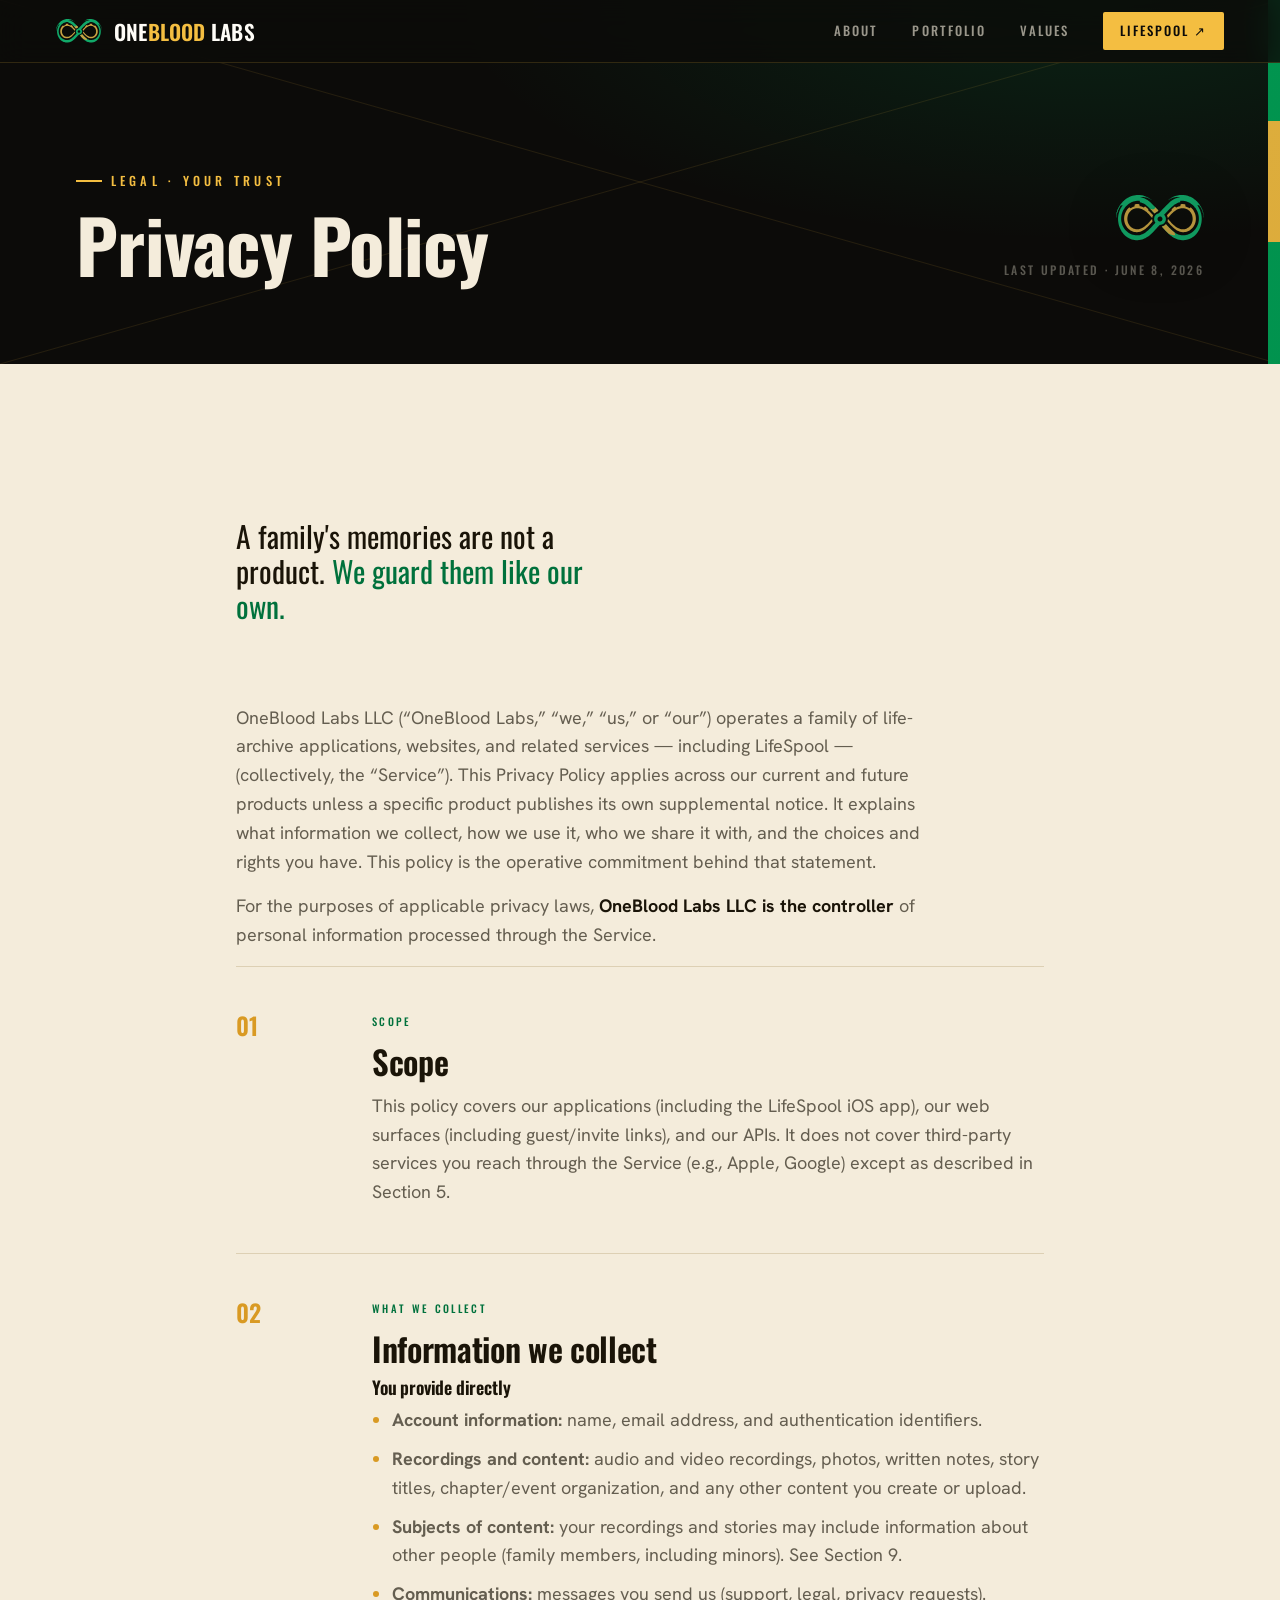
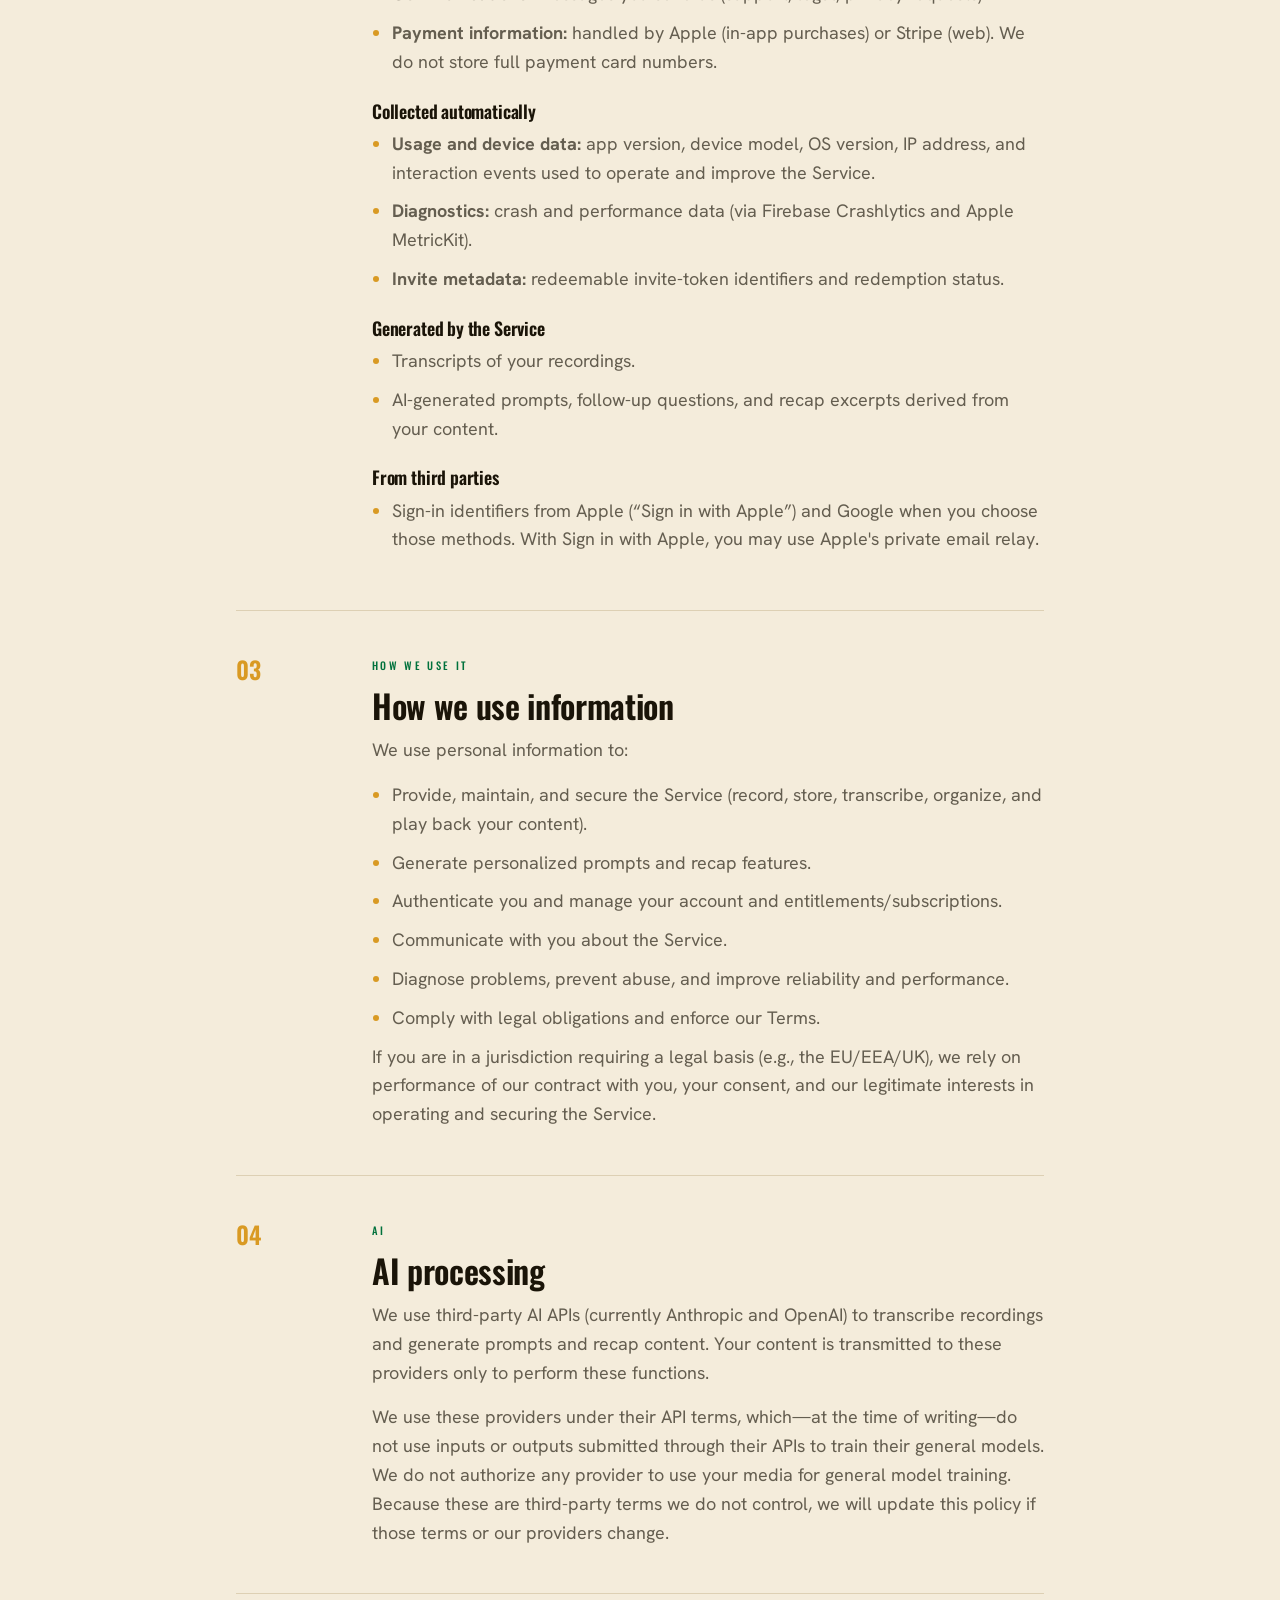
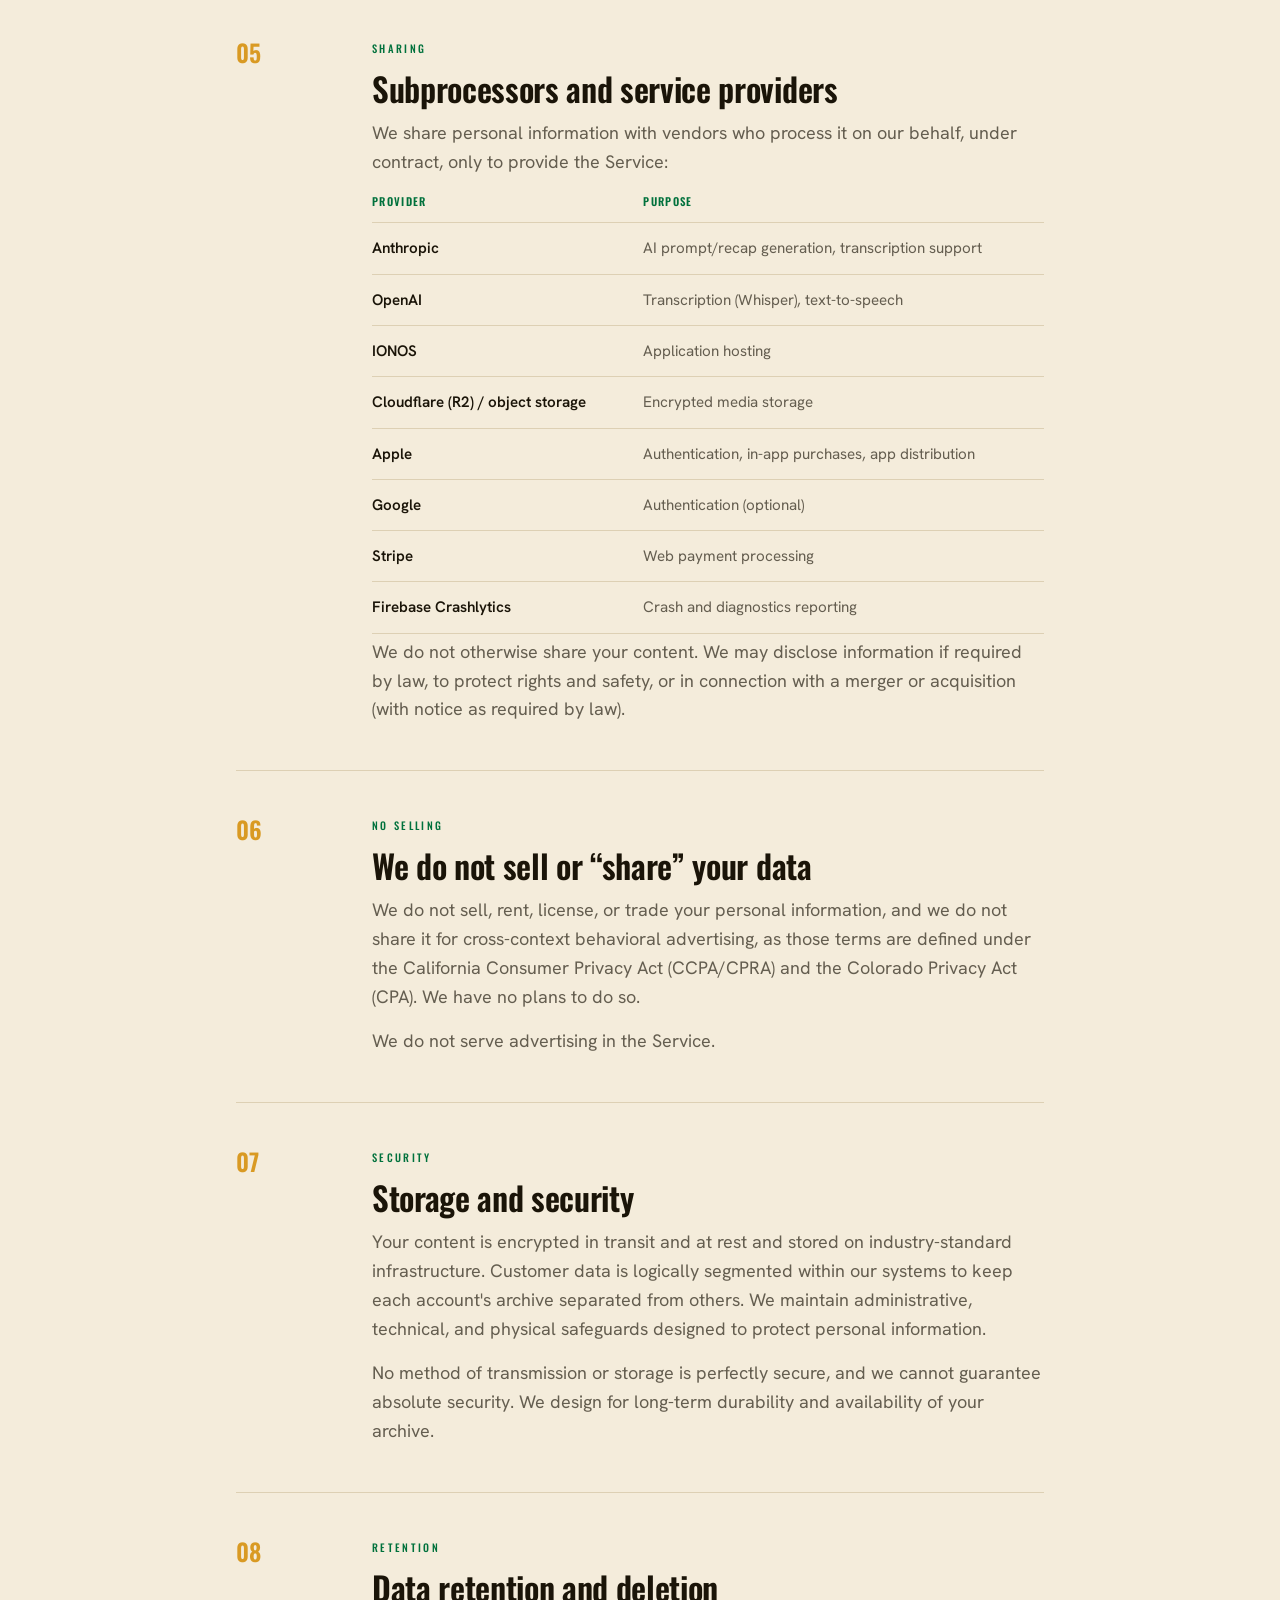
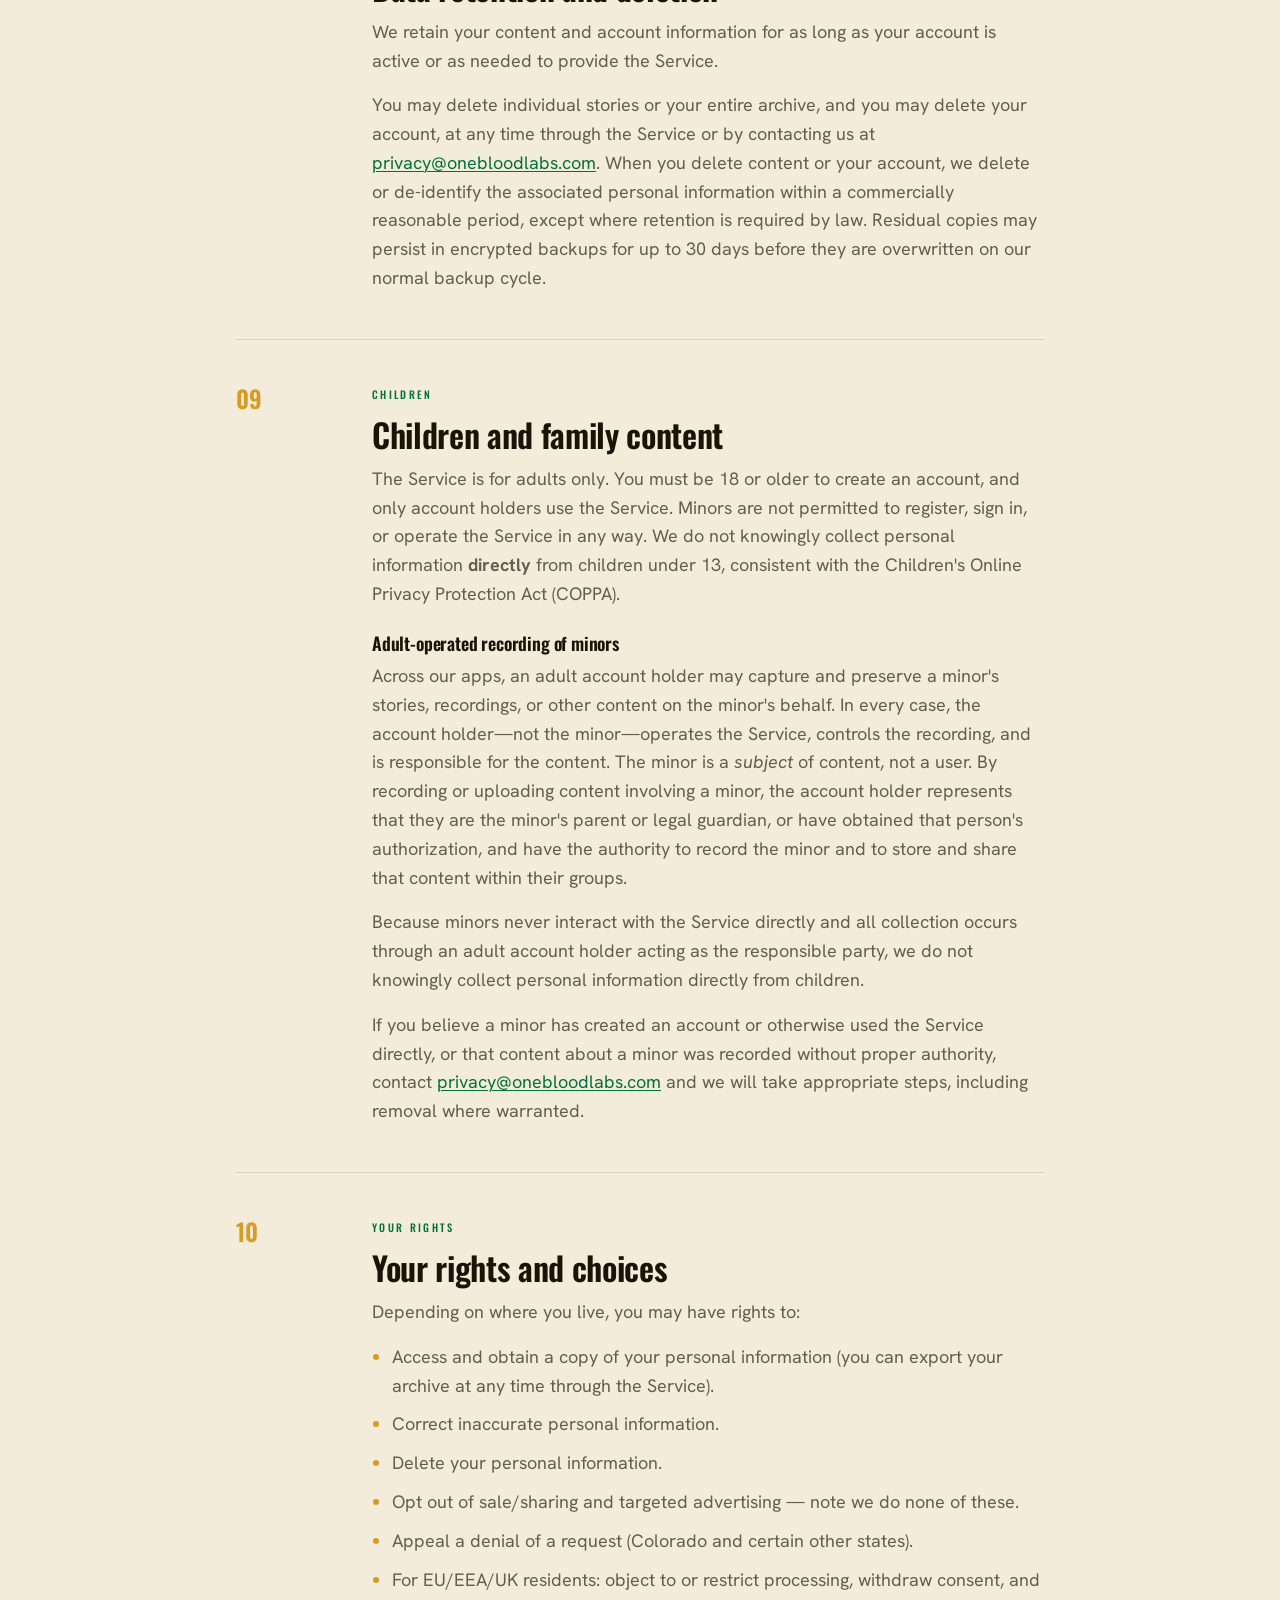
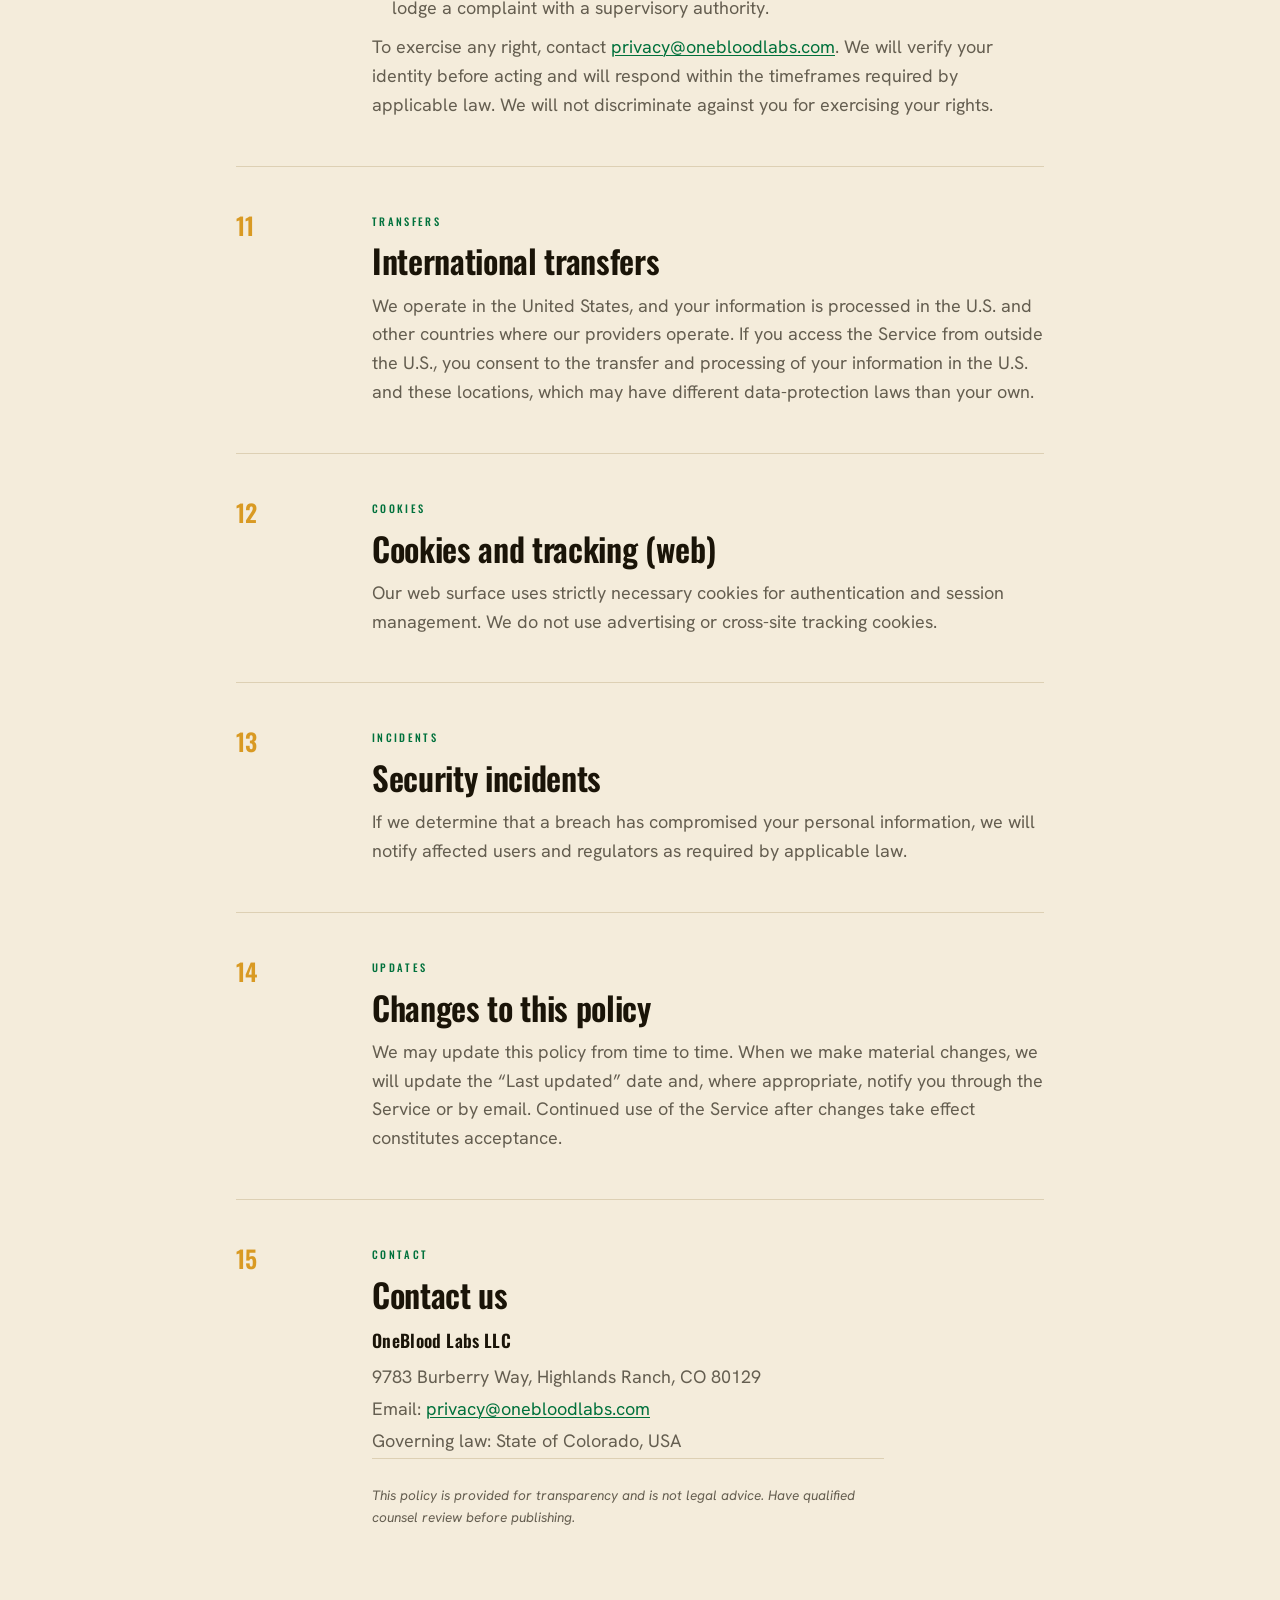
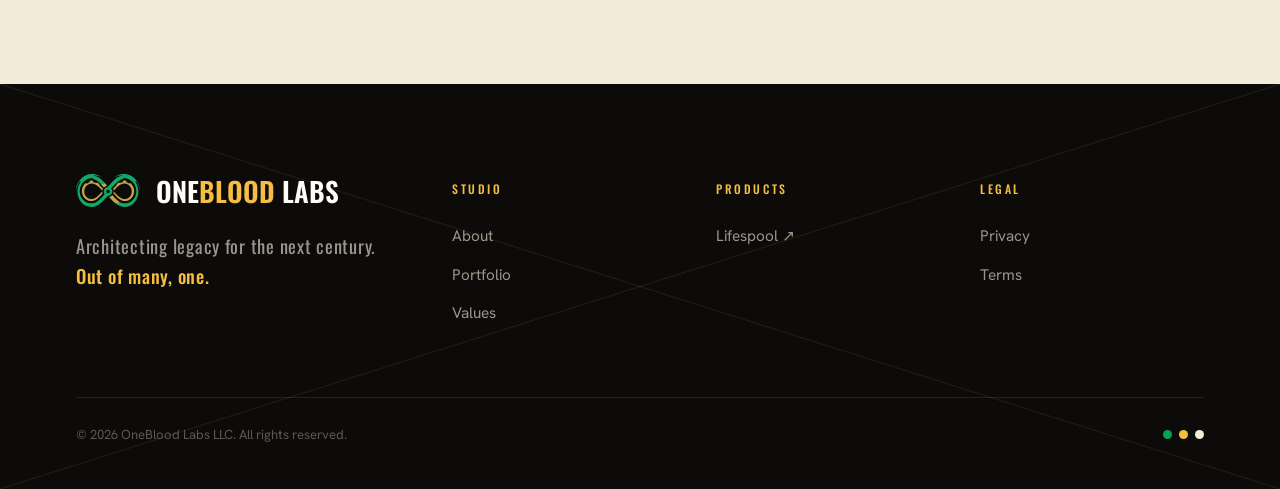
<file: OneBlood-Labs-Website/privacy.html>
<!DOCTYPE html>
<html lang="en">
<head>
<meta charset="UTF-8">
<meta name="viewport" content="width=device-width, initial-scale=1.0">
<title>Privacy Policy — OneBlood Labs</title>
<link rel="preconnect" href="https://fonts.googleapis.com">
<link rel="preconnect" href="https://fonts.gstatic.com" crossorigin>
<link href="https://fonts.googleapis.com/css2?family=Oswald:wght@400;500;600;700&family=Hanken+Grotesk:wght@400;500;600;700&display=swap" rel="stylesheet">
<link rel="stylesheet" href="styles.css">
</head>
<body>

<!-- NAV -->
<nav class="nav scrolled" id="nav" data-screen-label="Nav">
  <a href="index.html" class="brand">
    <img src="assets/Onebloodlabslogo-removebg-preview.svg" alt="OneBlood Labs">
    <span class="wm">One<b>Blood</b> Labs</span>
  </a>
  <div class="nav-links">
    <a href="index.html#about">About</a>
    <a href="index.html#portfolio">Portfolio</a>
    <a href="index.html#values">Values</a>
    <a href="https://lifespool.app" target="_blank" rel="noopener noreferrer" class="nav-cta">Lifespool ↗</a>
  </div>
  <button class="nav-toggle" aria-label="Menu"><span></span></button>
</nav>

<!-- PAGE HEAD -->
<header class="page-head" data-screen-label="Privacy header">
  <div class="flag-cross"></div>
  <div class="hero-stripe"></div>
  <div class="wrap inner">
    <div>
      <span class="eyebrow">Legal · Your trust</span>
      <h1>Privacy Policy</h1>
    </div>
    <div style="text-align:right;display:flex;flex-direction:column;align-items:flex-end;gap:18px;">
      <img class="head-mark" src="assets/Onebloodlabslogo-removebg-preview.svg" alt="">
      <span class="updated">Last updated · June 8, 2026</span>
    </div>
  </div>
</header>

<!-- LEGAL BODY -->
<main class="legal" data-screen-label="Privacy body">
  <div class="wrap">
    <p class="legal-intro">A family's memories are not a product. <span class="grn">We guard them like our own.</span></p>

    <div class="legal-preamble">
      <p>OneBlood Labs LLC (“OneBlood Labs,” “we,” “us,” or “our”) operates a family of life-archive applications, websites, and related services — including LifeSpool — (collectively, the “Service”). This Privacy Policy applies across our current and future products unless a specific product publishes its own supplemental notice. It explains what information we collect, how we use it, who we share it with, and the choices and rights you have. This policy is the operative commitment behind that statement.</p>
      <p>For the purposes of applicable privacy laws, <strong>OneBlood Labs LLC is the controller</strong> of personal information processed through the Service.</p>
    </div>

    <div class="legal-block">
      <div class="num">01</div>
      <div>
        <span class="cat">Scope</span>
        <h2>Scope</h2>
        <p>This policy covers our applications (including the LifeSpool iOS app), our web surfaces (including guest/invite links), and our APIs. It does not cover third-party services you reach through the Service (e.g., Apple, Google) except as described in Section 5.</p>
      </div>
    </div>

    <div class="legal-block">
      <div class="num">02</div>
      <div>
        <span class="cat">What we collect</span>
        <h2>Information we collect</h2>
        <h3>You provide directly</h3>
        <ul>
          <li><strong>Account information:</strong> name, email address, and authentication identifiers.</li>
          <li><strong>Recordings and content:</strong> audio and video recordings, photos, written notes, story titles, chapter/event organization, and any other content you create or upload.</li>
          <li><strong>Subjects of content:</strong> your recordings and stories may include information about other people (family members, including minors). See Section 9.</li>
          <li><strong>Communications:</strong> messages you send us (support, legal, privacy requests).</li>
          <li><strong>Payment information:</strong> handled by Apple (in-app purchases) or Stripe (web). We do not store full payment card numbers.</li>
        </ul>
        <h3>Collected automatically</h3>
        <ul>
          <li><strong>Usage and device data:</strong> app version, device model, OS version, IP address, and interaction events used to operate and improve the Service.</li>
          <li><strong>Diagnostics:</strong> crash and performance data (via Firebase Crashlytics and Apple MetricKit).</li>
          <li><strong>Invite metadata:</strong> redeemable invite-token identifiers and redemption status.</li>
        </ul>
        <h3>Generated by the Service</h3>
        <ul>
          <li>Transcripts of your recordings.</li>
          <li>AI-generated prompts, follow-up questions, and recap excerpts derived from your content.</li>
        </ul>
        <h3>From third parties</h3>
        <ul>
          <li>Sign-in identifiers from Apple (“Sign in with Apple”) and Google when you choose those methods. With Sign in with Apple, you may use Apple's private email relay.</li>
        </ul>
      </div>
    </div>

    <div class="legal-block">
      <div class="num">03</div>
      <div>
        <span class="cat">How we use it</span>
        <h2>How we use information</h2>
        <p>We use personal information to:</p>
        <ul>
          <li>Provide, maintain, and secure the Service (record, store, transcribe, organize, and play back your content).</li>
          <li>Generate personalized prompts and recap features.</li>
          <li>Authenticate you and manage your account and entitlements/subscriptions.</li>
          <li>Communicate with you about the Service.</li>
          <li>Diagnose problems, prevent abuse, and improve reliability and performance.</li>
          <li>Comply with legal obligations and enforce our Terms.</li>
        </ul>
        <p>If you are in a jurisdiction requiring a legal basis (e.g., the EU/EEA/UK), we rely on performance of our contract with you, your consent, and our legitimate interests in operating and securing the Service.</p>
      </div>
    </div>

    <div class="legal-block">
      <div class="num">04</div>
      <div>
        <span class="cat">AI</span>
        <h2>AI processing</h2>
        <p>We use third-party AI APIs (currently Anthropic and OpenAI) to transcribe recordings and generate prompts and recap content. Your content is transmitted to these providers only to perform these functions.</p>
        <p>We use these providers under their API terms, which—at the time of writing—do not use inputs or outputs submitted through their APIs to train their general models. We do not authorize any provider to use your media for general model training. Because these are third-party terms we do not control, we will update this policy if those terms or our providers change.</p>
      </div>
    </div>

    <div class="legal-block">
      <div class="num">05</div>
      <div>
        <span class="cat">Sharing</span>
        <h2>Subprocessors and service providers</h2>
        <p>We share personal information with vendors who process it on our behalf, under contract, only to provide the Service:</p>
        <table class="legal-table">
          <thead>
            <tr><th>Provider</th><th>Purpose</th></tr>
          </thead>
          <tbody>
            <tr><td>Anthropic</td><td>AI prompt/recap generation, transcription support</td></tr>
            <tr><td>OpenAI</td><td>Transcription (Whisper), text-to-speech</td></tr>
            <tr><td>IONOS</td><td>Application hosting</td></tr>
            <tr><td>Cloudflare (R2) / object storage</td><td>Encrypted media storage</td></tr>
            <tr><td>Apple</td><td>Authentication, in-app purchases, app distribution</td></tr>
            <tr><td>Google</td><td>Authentication (optional)</td></tr>
            <tr><td>Stripe</td><td>Web payment processing</td></tr>
            <tr><td>Firebase Crashlytics</td><td>Crash and diagnostics reporting</td></tr>
          </tbody>
        </table>
        <p>We do not otherwise share your content. We may disclose information if required by law, to protect rights and safety, or in connection with a merger or acquisition (with notice as required by law).</p>
      </div>
    </div>

    <div class="legal-block">
      <div class="num">06</div>
      <div>
        <span class="cat">No selling</span>
        <h2>We do not sell or “share” your data</h2>
        <p>We do not sell, rent, license, or trade your personal information, and we do not share it for cross-context behavioral advertising, as those terms are defined under the California Consumer Privacy Act (CCPA/CPRA) and the Colorado Privacy Act (CPA). We have no plans to do so.</p>
        <p>We do not serve advertising in the Service.</p>
      </div>
    </div>

    <div class="legal-block">
      <div class="num">07</div>
      <div>
        <span class="cat">Security</span>
        <h2>Storage and security</h2>
        <p>Your content is encrypted in transit and at rest and stored on industry-standard infrastructure. Customer data is logically segmented within our systems to keep each account's archive separated from others. We maintain administrative, technical, and physical safeguards designed to protect personal information.</p>
        <p>No method of transmission or storage is perfectly secure, and we cannot guarantee absolute security. We design for long-term durability and availability of your archive.</p>
      </div>
    </div>

    <div class="legal-block">
      <div class="num">08</div>
      <div>
        <span class="cat">Retention</span>
        <h2>Data retention and deletion</h2>
        <p>We retain your content and account information for as long as your account is active or as needed to provide the Service.</p>
        <p>You may delete individual stories or your entire archive, and you may delete your account, at any time through the Service or by contacting us at <a href="mailto:privacy@onebloodlabs.com">privacy@onebloodlabs.com</a>. When you delete content or your account, we delete or de-identify the associated personal information within a commercially reasonable period, except where retention is required by law. Residual copies may persist in encrypted backups for up to 30 days before they are overwritten on our normal backup cycle.</p>
      </div>
    </div>

    <div class="legal-block">
      <div class="num">09</div>
      <div>
        <span class="cat">Children</span>
        <h2>Children and family content</h2>
        <p>The Service is for adults only. You must be 18 or older to create an account, and only account holders use the Service. Minors are not permitted to register, sign in, or operate the Service in any way. We do not knowingly collect personal information <strong>directly</strong> from children under 13, consistent with the Children's Online Privacy Protection Act (COPPA).</p>
        <h3>Adult-operated recording of minors</h3>
        <p>Across our apps, an adult account holder may capture and preserve a minor's stories, recordings, or other content on the minor's behalf. In every case, the account holder—not the minor—operates the Service, controls the recording, and is responsible for the content. The minor is a <em>subject</em> of content, not a user. By recording or uploading content involving a minor, the account holder represents that they are the minor's parent or legal guardian, or have obtained that person's authorization, and have the authority to record the minor and to store and share that content within their groups.</p>
        <p>Because minors never interact with the Service directly and all collection occurs through an adult account holder acting as the responsible party, we do not knowingly collect personal information directly from children.</p>
        <p>If you believe a minor has created an account or otherwise used the Service directly, or that content about a minor was recorded without proper authority, contact <a href="mailto:privacy@onebloodlabs.com">privacy@onebloodlabs.com</a> and we will take appropriate steps, including removal where warranted.</p>
      </div>
    </div>

    <div class="legal-block">
      <div class="num">10</div>
      <div>
        <span class="cat">Your rights</span>
        <h2>Your rights and choices</h2>
        <p>Depending on where you live, you may have rights to:</p>
        <ul>
          <li>Access and obtain a copy of your personal information (you can export your archive at any time through the Service).</li>
          <li>Correct inaccurate personal information.</li>
          <li>Delete your personal information.</li>
          <li>Opt out of sale/sharing and targeted advertising — note we do none of these.</li>
          <li>Appeal a denial of a request (Colorado and certain other states).</li>
          <li>For EU/EEA/UK residents: object to or restrict processing, withdraw consent, and lodge a complaint with a supervisory authority.</li>
        </ul>
        <p>To exercise any right, contact <a href="mailto:privacy@onebloodlabs.com">privacy@onebloodlabs.com</a>. We will verify your identity before acting and will respond within the timeframes required by applicable law. We will not discriminate against you for exercising your rights.</p>
      </div>
    </div>

    <div class="legal-block">
      <div class="num">11</div>
      <div>
        <span class="cat">Transfers</span>
        <h2>International transfers</h2>
        <p>We operate in the United States, and your information is processed in the U.S. and other countries where our providers operate. If you access the Service from outside the U.S., you consent to the transfer and processing of your information in the U.S. and these locations, which may have different data-protection laws than your own.</p>
      </div>
    </div>

    <div class="legal-block">
      <div class="num">12</div>
      <div>
        <span class="cat">Cookies</span>
        <h2>Cookies and tracking (web)</h2>
        <p>Our web surface uses strictly necessary cookies for authentication and session management. We do not use advertising or cross-site tracking cookies.</p>
      </div>
    </div>

    <div class="legal-block">
      <div class="num">13</div>
      <div>
        <span class="cat">Incidents</span>
        <h2>Security incidents</h2>
        <p>If we determine that a breach has compromised your personal information, we will notify affected users and regulators as required by applicable law.</p>
      </div>
    </div>

    <div class="legal-block">
      <div class="num">14</div>
      <div>
        <span class="cat">Updates</span>
        <h2>Changes to this policy</h2>
        <p>We may update this policy from time to time. When we make material changes, we will update the “Last updated” date and, where appropriate, notify you through the Service or by email. Continued use of the Service after changes take effect constitutes acceptance.</p>
      </div>
    </div>

    <div class="legal-block">
      <div class="num">15</div>
      <div>
        <span class="cat">Contact</span>
        <h2>Contact us</h2>
        <address class="legal-contact">
          <strong>OneBlood Labs LLC</strong>
          9783 Burberry Way, Highlands Ranch, CO 80129<br>
          Email: <a href="mailto:privacy@onebloodlabs.com">privacy@onebloodlabs.com</a><br>
          Governing law: State of Colorado, USA
        </address>
        <p class="legal-note">This policy is provided for transparency and is not legal advice. Have qualified counsel review before publishing.</p>
      </div>
    </div>
  </div>
</main>

<!-- FOOTER -->
<footer class="footer" data-screen-label="Footer">
  <div class="flag-cross"></div>
  <div class="wrap">
    <div class="footer-top">
      <div class="footer-brand">
        <a href="index.html" class="brand-lg">
          <img src="assets/Onebloodlabslogo-removebg-preview.svg" alt="OneBlood Labs">
          <span class="wm">One<b>Blood</b> Labs</span>
        </a>
        <p class="motto">Architecting legacy for the next century. <b>Out of many, one.</b></p>
      </div>
      <div class="foot-col">
        <h5>Studio</h5>
        <a href="index.html#about">About</a>
        <a href="index.html#portfolio">Portfolio</a>
        <a href="index.html#values">Values</a>
      </div>
      <div class="foot-col">
        <h5>Products</h5>
        <a href="https://lifespool.app" target="_blank" rel="noopener noreferrer">Lifespool ↗</a>
      </div>
      <div class="foot-col">
        <h5>Legal</h5>
        <a href="privacy.html">Privacy</a>
        <a href="terms.html">Terms</a>
      </div>
    </div>
    <div class="footer-bottom">
      <span>© 2026 OneBlood Labs LLC. All rights reserved.</span>
      <div class="flag-dots">
        <i style="background:var(--green)"></i>
        <i style="background:var(--gold)"></i>
        <i style="background:var(--cream)"></i>
      </div>
    </div>
  </div>
</footer>

</body>
</html>
</file>
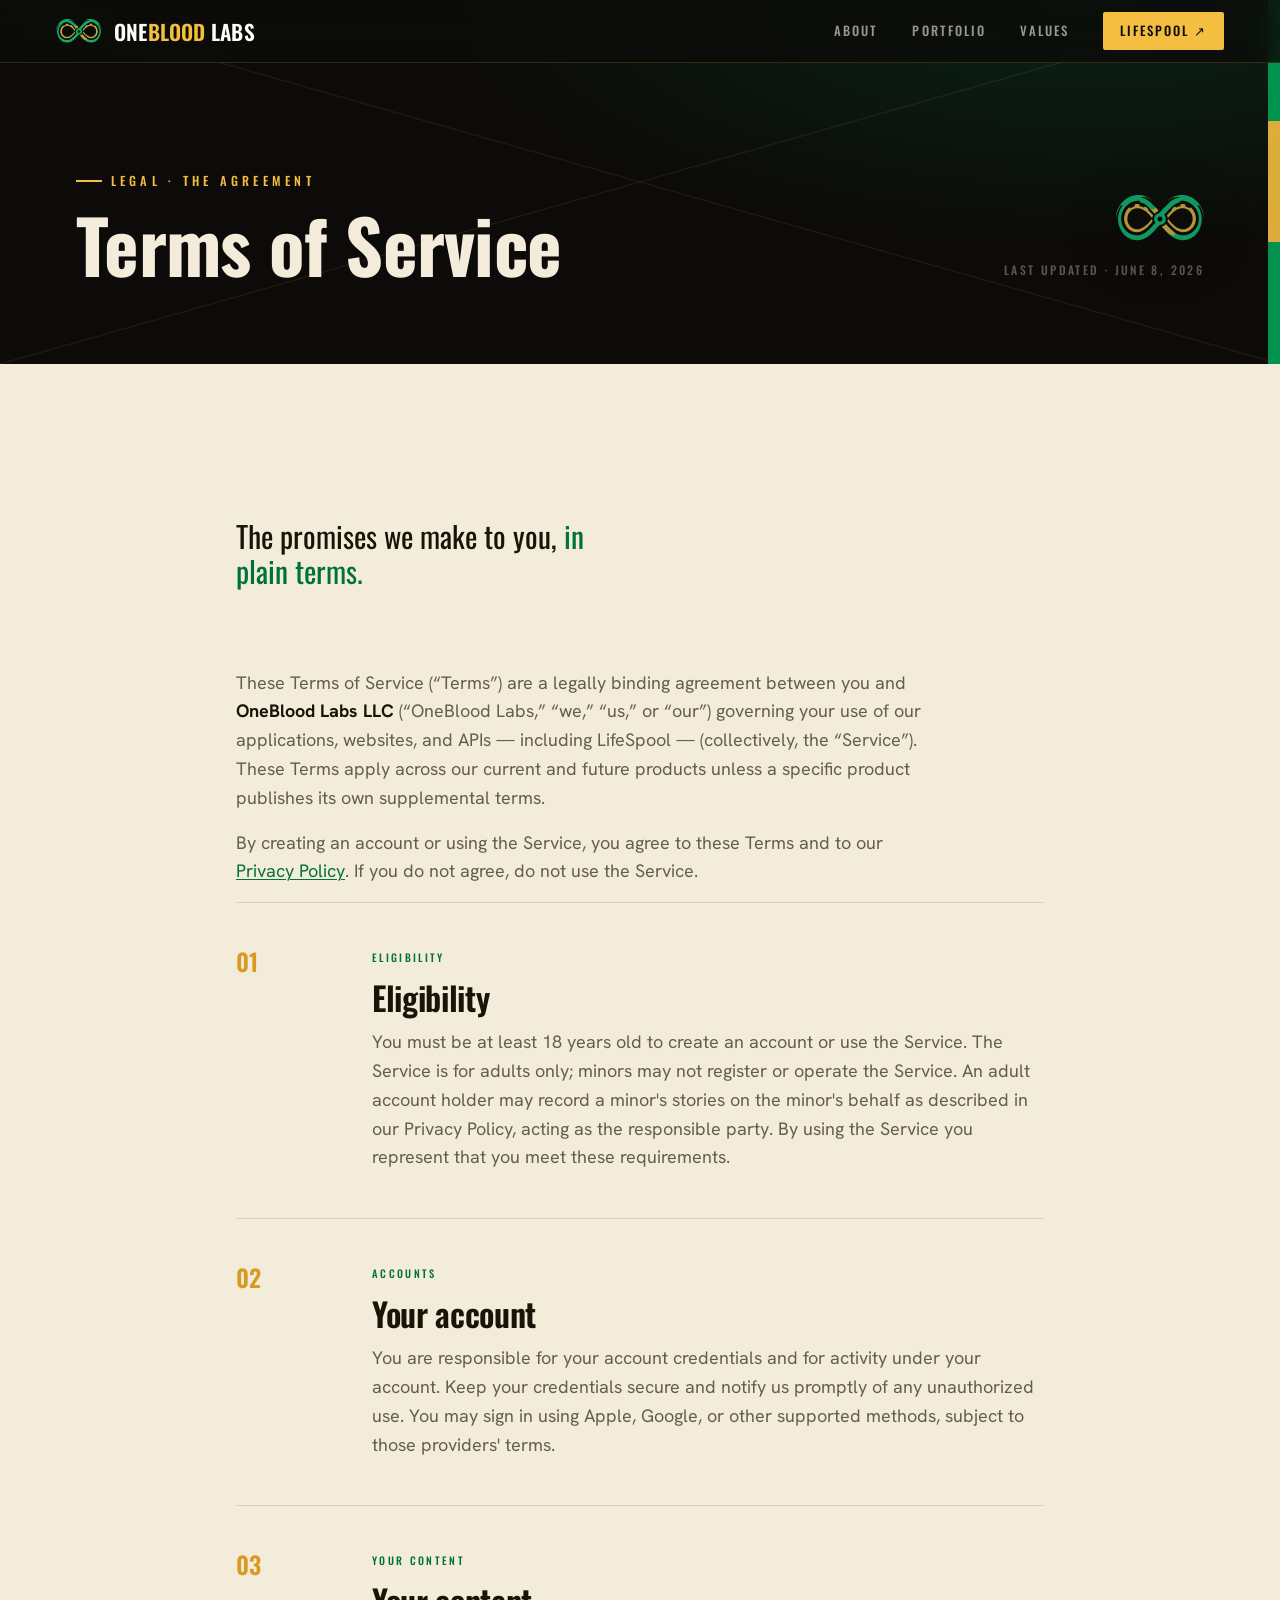
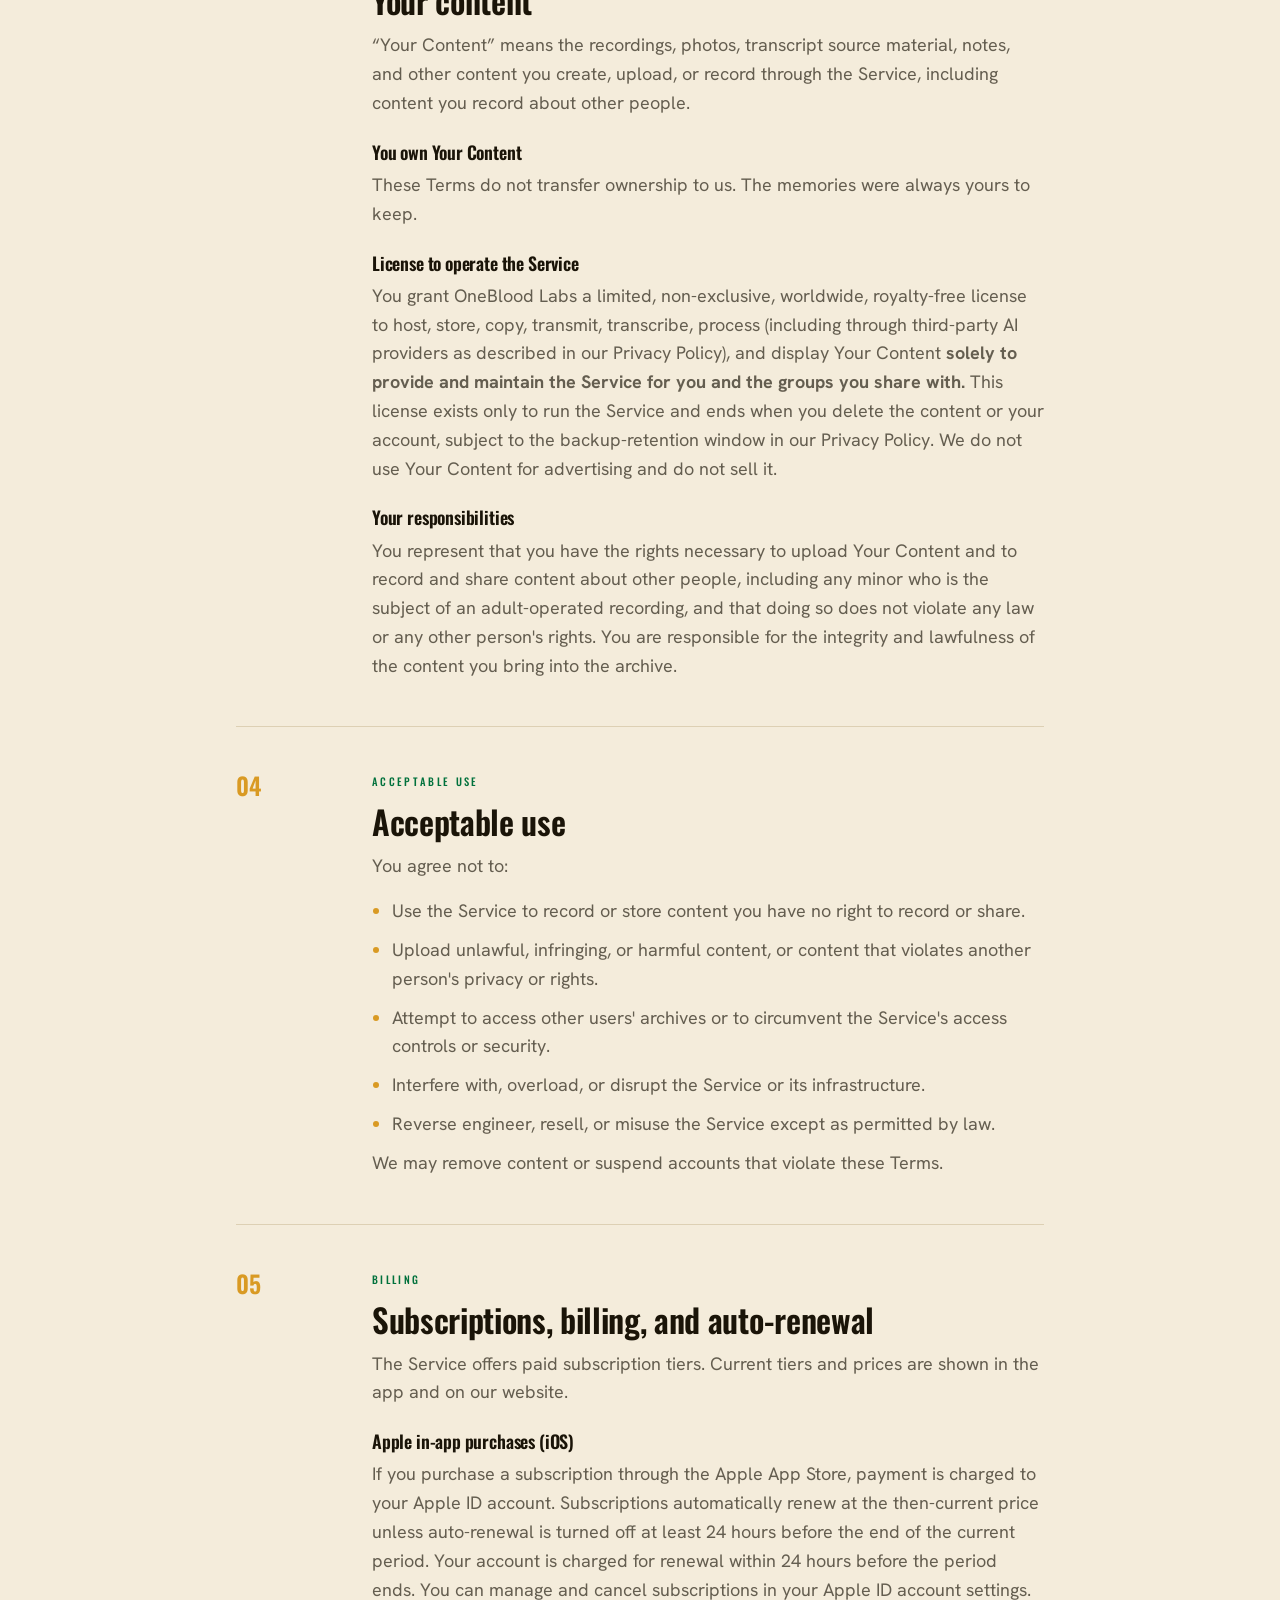
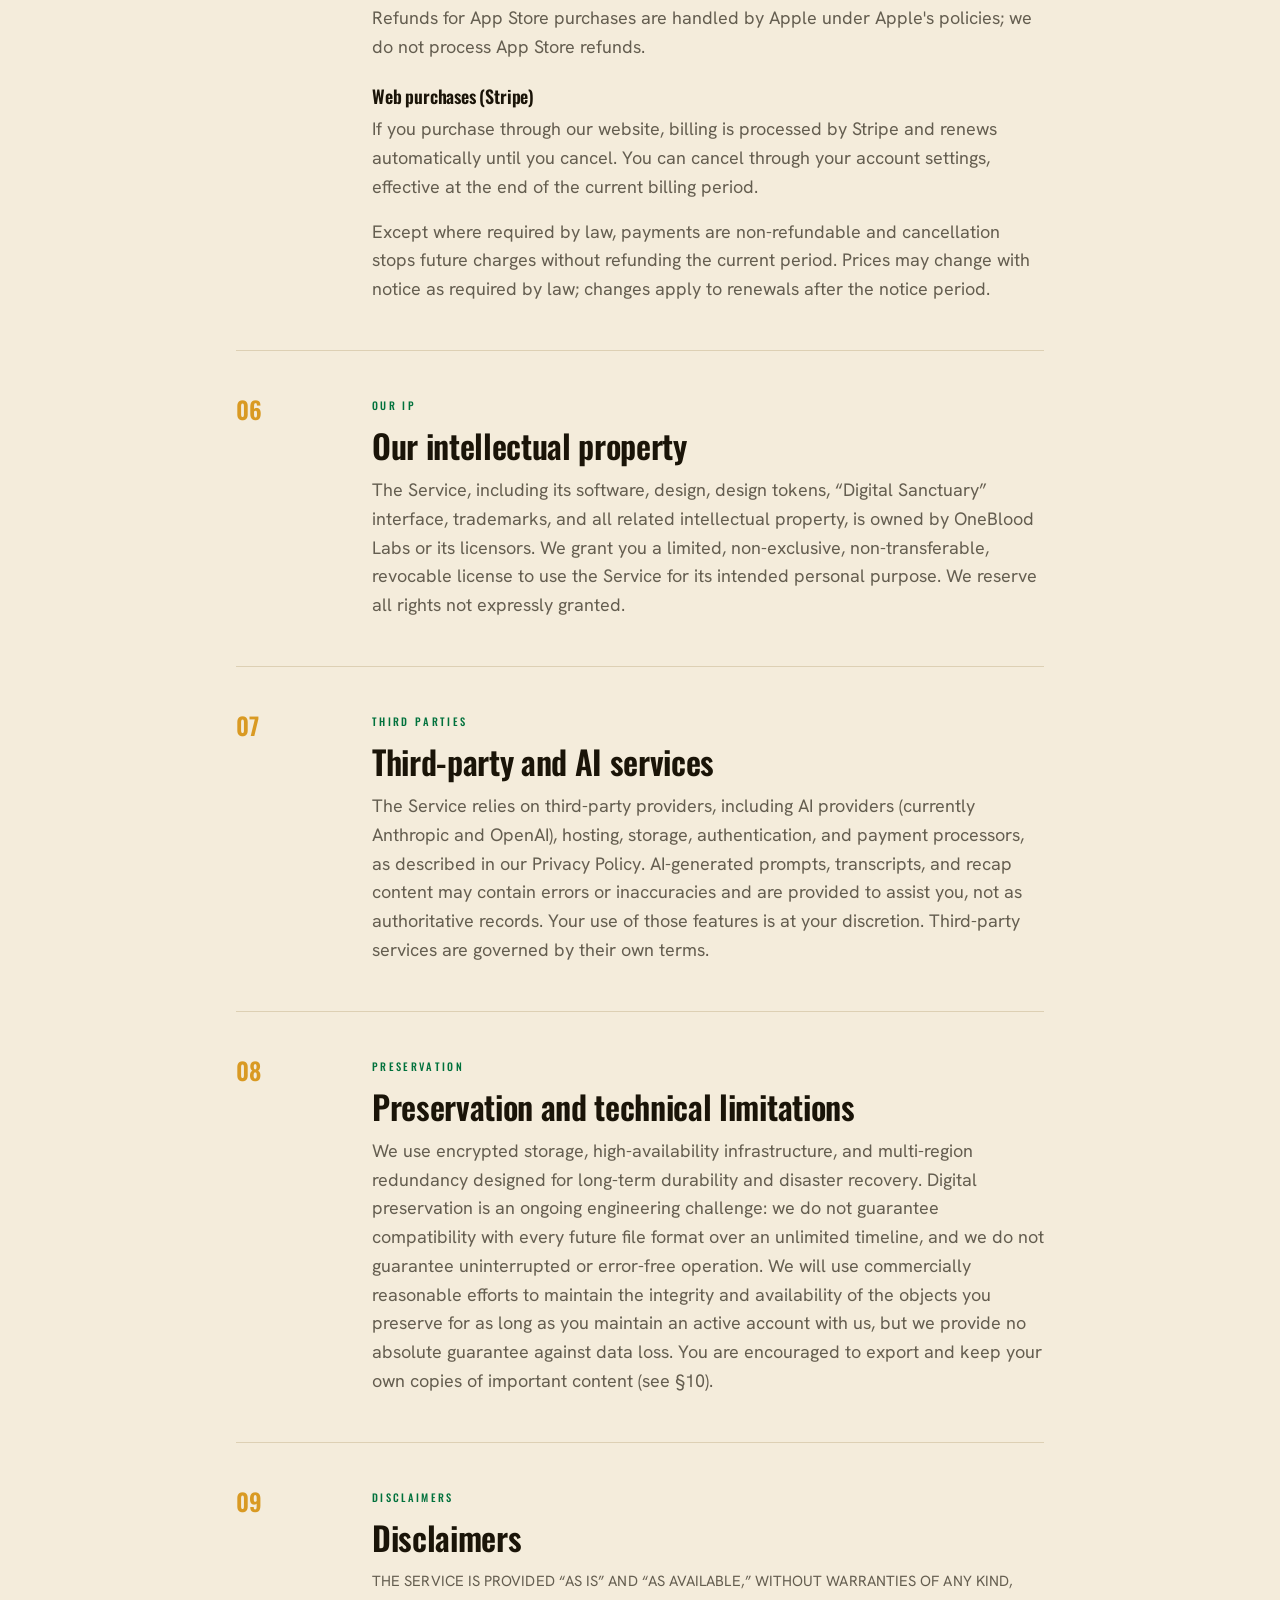
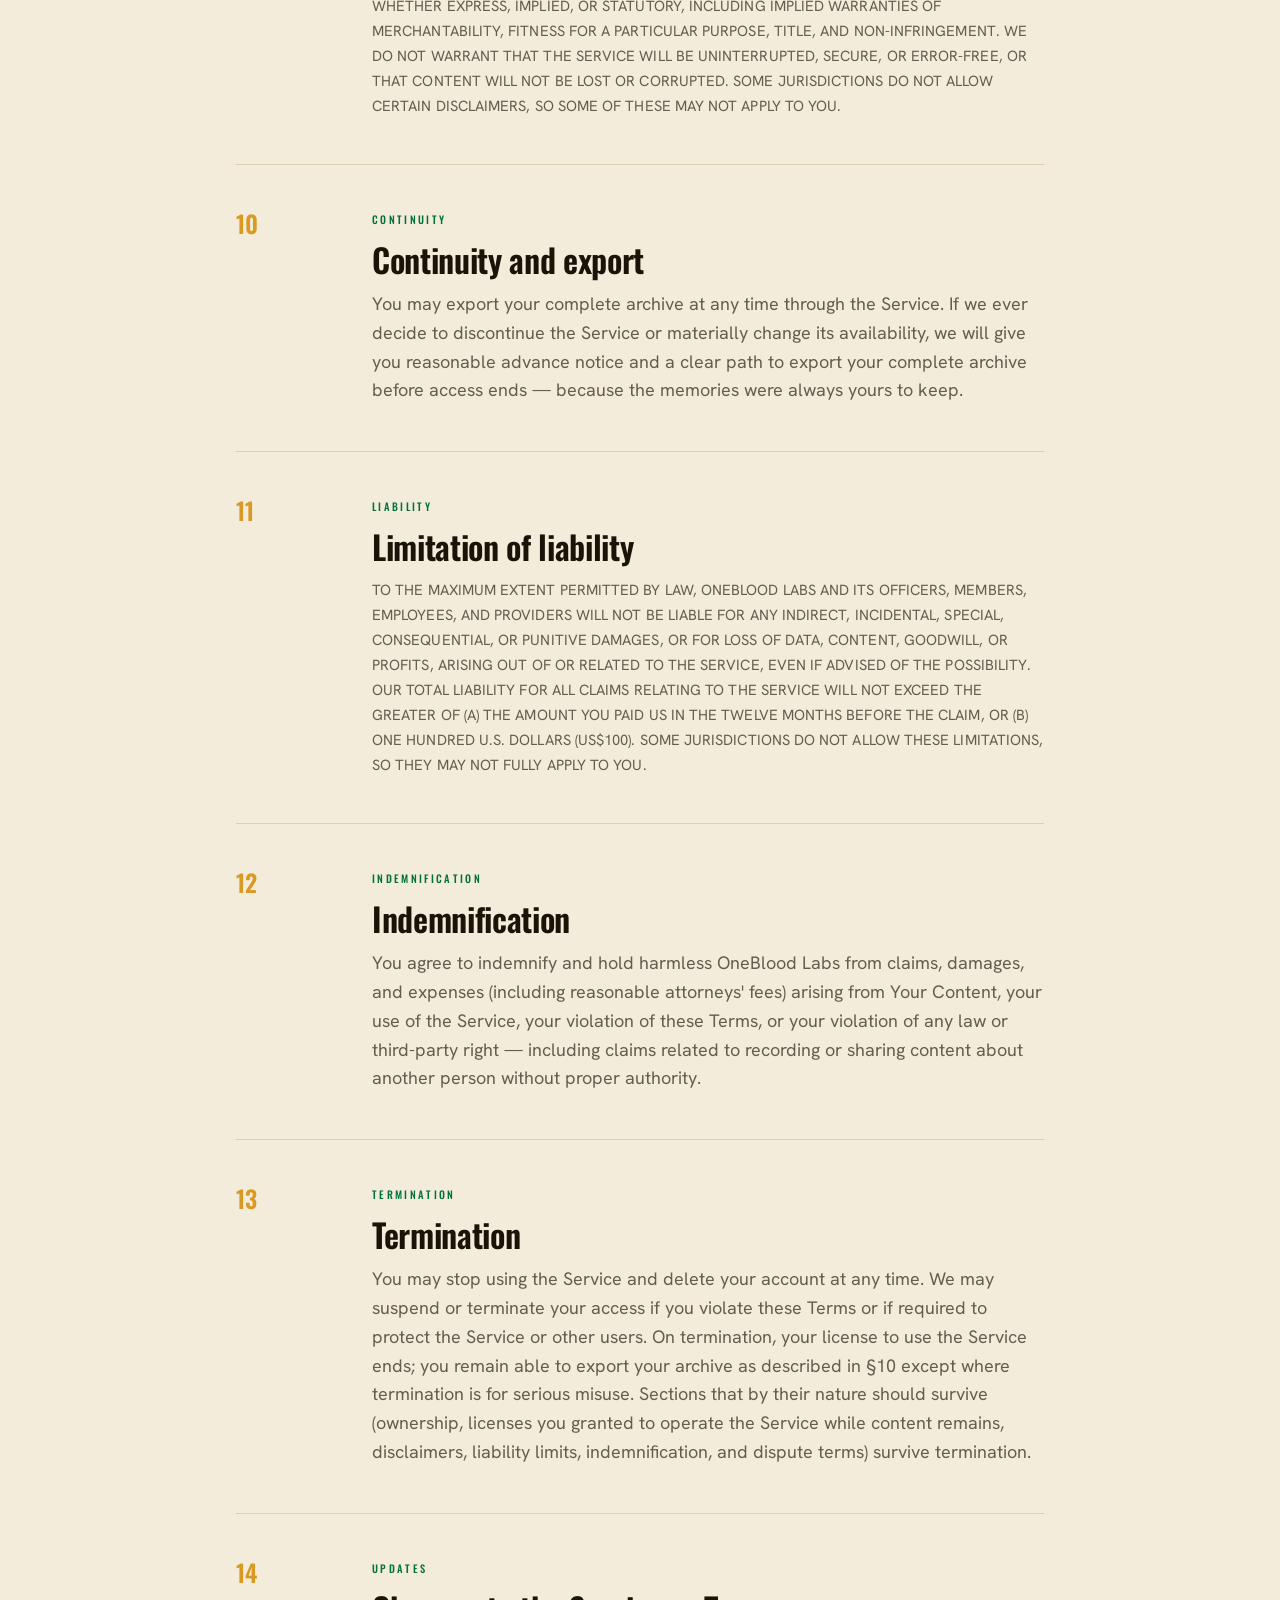
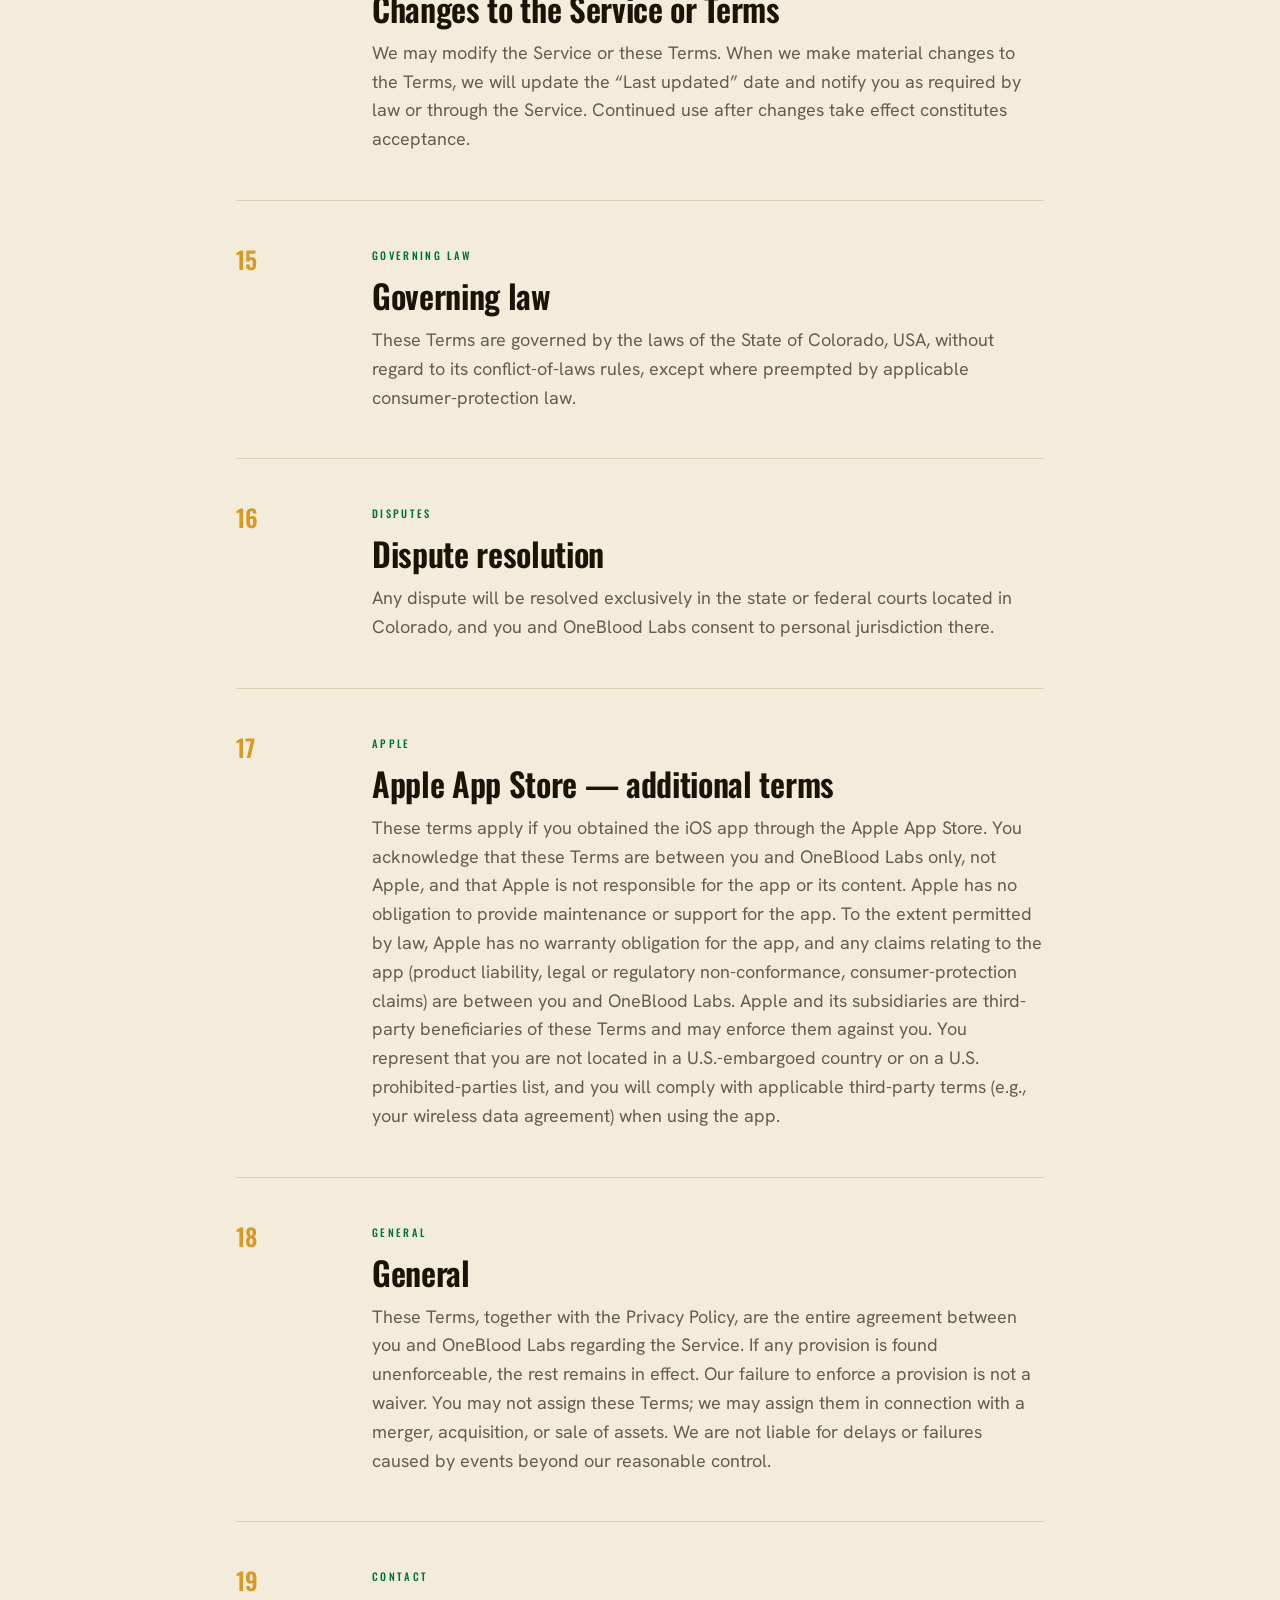
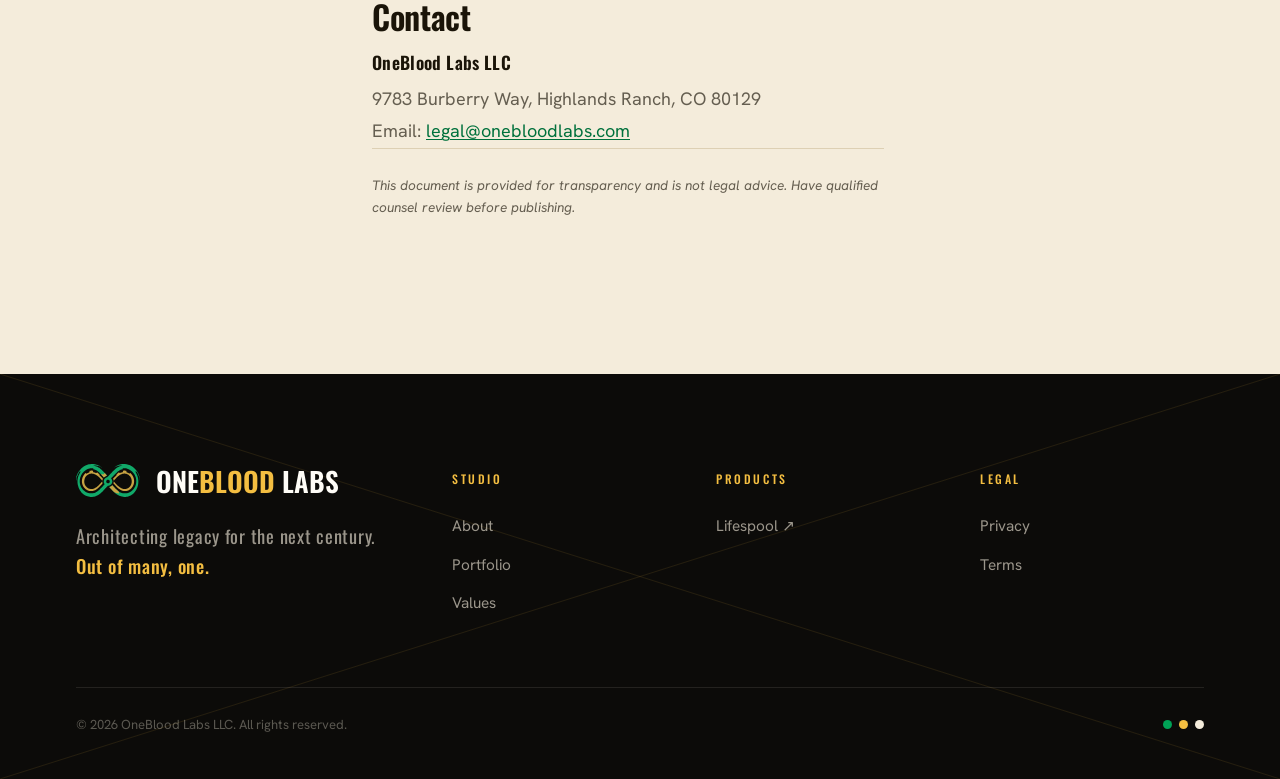
<file: OneBlood-Labs-Website/terms.html>
<!DOCTYPE html>
<html lang="en">
<head>
<meta charset="UTF-8">
<meta name="viewport" content="width=device-width, initial-scale=1.0">
<title>Terms of Service — OneBlood Labs</title>
<link rel="preconnect" href="https://fonts.googleapis.com">
<link rel="preconnect" href="https://fonts.gstatic.com" crossorigin>
<link href="https://fonts.googleapis.com/css2?family=Oswald:wght@400;500;600;700&family=Hanken+Grotesk:wght@400;500;600;700&display=swap" rel="stylesheet">
<link rel="stylesheet" href="styles.css">
</head>
<body>

<!-- NAV -->
<nav class="nav scrolled" id="nav" data-screen-label="Nav">
  <a href="index.html" class="brand">
    <img src="assets/Onebloodlabslogo-removebg-preview.svg" alt="OneBlood Labs">
    <span class="wm">One<b>Blood</b> Labs</span>
  </a>
  <div class="nav-links">
    <a href="index.html#about">About</a>
    <a href="index.html#portfolio">Portfolio</a>
    <a href="index.html#values">Values</a>
    <a href="https://lifespool.app" target="_blank" rel="noopener noreferrer" class="nav-cta">Lifespool ↗</a>
  </div>
  <button class="nav-toggle" aria-label="Menu"><span></span></button>
</nav>

<!-- PAGE HEAD -->
<header class="page-head" data-screen-label="Terms header">
  <div class="flag-cross"></div>
  <div class="hero-stripe"></div>
  <div class="wrap inner">
    <div>
      <span class="eyebrow">Legal · The agreement</span>
      <h1>Terms of Service</h1>
    </div>
    <div style="text-align:right;display:flex;flex-direction:column;align-items:flex-end;gap:18px;">
      <img class="head-mark" src="assets/Onebloodlabslogo-removebg-preview.svg" alt="">
      <span class="updated">Last updated · June 8, 2026</span>
    </div>
  </div>
</header>

<!-- LEGAL BODY -->
<main class="legal" data-screen-label="Terms body">
  <div class="wrap">
    <p class="legal-intro">The promises we make to you, <span class="grn">in plain terms.</span></p>

    <div class="legal-preamble">
      <p>These Terms of Service (“Terms”) are a legally binding agreement between you and <strong>OneBlood Labs LLC</strong> (“OneBlood Labs,” “we,” “us,” or “our”) governing your use of our applications, websites, and APIs — including LifeSpool — (collectively, the “Service”). These Terms apply across our current and future products unless a specific product publishes its own supplemental terms.</p>
      <p>By creating an account or using the Service, you agree to these Terms and to our <a href="privacy.html">Privacy Policy</a>. If you do not agree, do not use the Service.</p>
    </div>

    <div class="legal-block">
      <div class="num">01</div>
      <div>
        <span class="cat">Eligibility</span>
        <h2>Eligibility</h2>
        <p>You must be at least 18 years old to create an account or use the Service. The Service is for adults only; minors may not register or operate the Service. An adult account holder may record a minor's stories on the minor's behalf as described in our Privacy Policy, acting as the responsible party. By using the Service you represent that you meet these requirements.</p>
      </div>
    </div>

    <div class="legal-block">
      <div class="num">02</div>
      <div>
        <span class="cat">Accounts</span>
        <h2>Your account</h2>
        <p>You are responsible for your account credentials and for activity under your account. Keep your credentials secure and notify us promptly of any unauthorized use. You may sign in using Apple, Google, or other supported methods, subject to those providers' terms.</p>
      </div>
    </div>

    <div class="legal-block">
      <div class="num">03</div>
      <div>
        <span class="cat">Your content</span>
        <h2>Your content</h2>
        <p>“Your Content” means the recordings, photos, transcript source material, notes, and other content you create, upload, or record through the Service, including content you record about other people.</p>
        <h3>You own Your Content</h3>
        <p>These Terms do not transfer ownership to us. The memories were always yours to keep.</p>
        <h3>License to operate the Service</h3>
        <p>You grant OneBlood Labs a limited, non-exclusive, worldwide, royalty-free license to host, store, copy, transmit, transcribe, process (including through third-party AI providers as described in our Privacy Policy), and display Your Content <strong>solely to provide and maintain the Service for you and the groups you share with.</strong> This license exists only to run the Service and ends when you delete the content or your account, subject to the backup-retention window in our Privacy Policy. We do not use Your Content for advertising and do not sell it.</p>
        <h3>Your responsibilities</h3>
        <p>You represent that you have the rights necessary to upload Your Content and to record and share content about other people, including any minor who is the subject of an adult-operated recording, and that doing so does not violate any law or any other person's rights. You are responsible for the integrity and lawfulness of the content you bring into the archive.</p>
      </div>
    </div>

    <div class="legal-block">
      <div class="num">04</div>
      <div>
        <span class="cat">Acceptable use</span>
        <h2>Acceptable use</h2>
        <p>You agree not to:</p>
        <ul>
          <li>Use the Service to record or store content you have no right to record or share.</li>
          <li>Upload unlawful, infringing, or harmful content, or content that violates another person's privacy or rights.</li>
          <li>Attempt to access other users' archives or to circumvent the Service's access controls or security.</li>
          <li>Interfere with, overload, or disrupt the Service or its infrastructure.</li>
          <li>Reverse engineer, resell, or misuse the Service except as permitted by law.</li>
        </ul>
        <p>We may remove content or suspend accounts that violate these Terms.</p>
      </div>
    </div>

    <div class="legal-block">
      <div class="num">05</div>
      <div>
        <span class="cat">Billing</span>
        <h2>Subscriptions, billing, and auto-renewal</h2>
        <p>The Service offers paid subscription tiers. Current tiers and prices are shown in the app and on our website.</p>
        <h3>Apple in-app purchases (iOS)</h3>
        <p>If you purchase a subscription through the Apple App Store, payment is charged to your Apple ID account. Subscriptions automatically renew at the then-current price unless auto-renewal is turned off at least 24 hours before the end of the current period. Your account is charged for renewal within 24 hours before the period ends. You can manage and cancel subscriptions in your Apple ID account settings. Refunds for App Store purchases are handled by Apple under Apple's policies; we do not process App Store refunds.</p>
        <h3>Web purchases (Stripe)</h3>
        <p>If you purchase through our website, billing is processed by Stripe and renews automatically until you cancel. You can cancel through your account settings, effective at the end of the current billing period.</p>
        <p>Except where required by law, payments are non-refundable and cancellation stops future charges without refunding the current period. Prices may change with notice as required by law; changes apply to renewals after the notice period.</p>
      </div>
    </div>

    <div class="legal-block">
      <div class="num">06</div>
      <div>
        <span class="cat">Our IP</span>
        <h2>Our intellectual property</h2>
        <p>The Service, including its software, design, design tokens, “Digital Sanctuary” interface, trademarks, and all related intellectual property, is owned by OneBlood Labs or its licensors. We grant you a limited, non-exclusive, non-transferable, revocable license to use the Service for its intended personal purpose. We reserve all rights not expressly granted.</p>
      </div>
    </div>

    <div class="legal-block">
      <div class="num">07</div>
      <div>
        <span class="cat">Third parties</span>
        <h2>Third-party and AI services</h2>
        <p>The Service relies on third-party providers, including AI providers (currently Anthropic and OpenAI), hosting, storage, authentication, and payment processors, as described in our Privacy Policy. AI-generated prompts, transcripts, and recap content may contain errors or inaccuracies and are provided to assist you, not as authoritative records. Your use of those features is at your discretion. Third-party services are governed by their own terms.</p>
      </div>
    </div>

    <div class="legal-block">
      <div class="num">08</div>
      <div>
        <span class="cat">Preservation</span>
        <h2>Preservation and technical limitations</h2>
        <p>We use encrypted storage, high-availability infrastructure, and multi-region redundancy designed for long-term durability and disaster recovery. Digital preservation is an ongoing engineering challenge: we do not guarantee compatibility with every future file format over an unlimited timeline, and we do not guarantee uninterrupted or error-free operation. We will use commercially reasonable efforts to maintain the integrity and availability of the objects you preserve for as long as you maintain an active account with us, but we provide no absolute guarantee against data loss. You are encouraged to export and keep your own copies of important content (see §10).</p>
      </div>
    </div>

    <div class="legal-block">
      <div class="num">09</div>
      <div>
        <span class="cat">Disclaimers</span>
        <h2>Disclaimers</h2>
        <p class="legal-caps">THE SERVICE IS PROVIDED “AS IS” AND “AS AVAILABLE,” WITHOUT WARRANTIES OF ANY KIND, WHETHER EXPRESS, IMPLIED, OR STATUTORY, INCLUDING IMPLIED WARRANTIES OF MERCHANTABILITY, FITNESS FOR A PARTICULAR PURPOSE, TITLE, AND NON-INFRINGEMENT. WE DO NOT WARRANT THAT THE SERVICE WILL BE UNINTERRUPTED, SECURE, OR ERROR-FREE, OR THAT CONTENT WILL NOT BE LOST OR CORRUPTED. SOME JURISDICTIONS DO NOT ALLOW CERTAIN DISCLAIMERS, SO SOME OF THESE MAY NOT APPLY TO YOU.</p>
      </div>
    </div>

    <div class="legal-block">
      <div class="num">10</div>
      <div>
        <span class="cat">Continuity</span>
        <h2>Continuity and export</h2>
        <p>You may export your complete archive at any time through the Service. If we ever decide to discontinue the Service or materially change its availability, we will give you reasonable advance notice and a clear path to export your complete archive before access ends — because the memories were always yours to keep.</p>
      </div>
    </div>

    <div class="legal-block">
      <div class="num">11</div>
      <div>
        <span class="cat">Liability</span>
        <h2>Limitation of liability</h2>
        <p class="legal-caps">TO THE MAXIMUM EXTENT PERMITTED BY LAW, ONEBLOOD LABS AND ITS OFFICERS, MEMBERS, EMPLOYEES, AND PROVIDERS WILL NOT BE LIABLE FOR ANY INDIRECT, INCIDENTAL, SPECIAL, CONSEQUENTIAL, OR PUNITIVE DAMAGES, OR FOR LOSS OF DATA, CONTENT, GOODWILL, OR PROFITS, ARISING OUT OF OR RELATED TO THE SERVICE, EVEN IF ADVISED OF THE POSSIBILITY. OUR TOTAL LIABILITY FOR ALL CLAIMS RELATING TO THE SERVICE WILL NOT EXCEED THE GREATER OF (A) THE AMOUNT YOU PAID US IN THE TWELVE MONTHS BEFORE THE CLAIM, OR (B) ONE HUNDRED U.S. DOLLARS (US$100). SOME JURISDICTIONS DO NOT ALLOW THESE LIMITATIONS, SO THEY MAY NOT FULLY APPLY TO YOU.</p>
      </div>
    </div>

    <div class="legal-block">
      <div class="num">12</div>
      <div>
        <span class="cat">Indemnification</span>
        <h2>Indemnification</h2>
        <p>You agree to indemnify and hold harmless OneBlood Labs from claims, damages, and expenses (including reasonable attorneys' fees) arising from Your Content, your use of the Service, your violation of these Terms, or your violation of any law or third-party right — including claims related to recording or sharing content about another person without proper authority.</p>
      </div>
    </div>

    <div class="legal-block">
      <div class="num">13</div>
      <div>
        <span class="cat">Termination</span>
        <h2>Termination</h2>
        <p>You may stop using the Service and delete your account at any time. We may suspend or terminate your access if you violate these Terms or if required to protect the Service or other users. On termination, your license to use the Service ends; you remain able to export your archive as described in §10 except where termination is for serious misuse. Sections that by their nature should survive (ownership, licenses you granted to operate the Service while content remains, disclaimers, liability limits, indemnification, and dispute terms) survive termination.</p>
      </div>
    </div>

    <div class="legal-block">
      <div class="num">14</div>
      <div>
        <span class="cat">Updates</span>
        <h2>Changes to the Service or Terms</h2>
        <p>We may modify the Service or these Terms. When we make material changes to the Terms, we will update the “Last updated” date and notify you as required by law or through the Service. Continued use after changes take effect constitutes acceptance.</p>
      </div>
    </div>

    <div class="legal-block">
      <div class="num">15</div>
      <div>
        <span class="cat">Governing law</span>
        <h2>Governing law</h2>
        <p>These Terms are governed by the laws of the State of Colorado, USA, without regard to its conflict-of-laws rules, except where preempted by applicable consumer-protection law.</p>
      </div>
    </div>

    <div class="legal-block">
      <div class="num">16</div>
      <div>
        <span class="cat">Disputes</span>
        <h2>Dispute resolution</h2>
        <p>Any dispute will be resolved exclusively in the state or federal courts located in Colorado, and you and OneBlood Labs consent to personal jurisdiction there.</p>
      </div>
    </div>

    <div class="legal-block">
      <div class="num">17</div>
      <div>
        <span class="cat">Apple</span>
        <h2>Apple App Store — additional terms</h2>
        <p>These terms apply if you obtained the iOS app through the Apple App Store. You acknowledge that these Terms are between you and OneBlood Labs only, not Apple, and that Apple is not responsible for the app or its content. Apple has no obligation to provide maintenance or support for the app. To the extent permitted by law, Apple has no warranty obligation for the app, and any claims relating to the app (product liability, legal or regulatory non-conformance, consumer-protection claims) are between you and OneBlood Labs. Apple and its subsidiaries are third-party beneficiaries of these Terms and may enforce them against you. You represent that you are not located in a U.S.-embargoed country or on a U.S. prohibited-parties list, and you will comply with applicable third-party terms (e.g., your wireless data agreement) when using the app.</p>
      </div>
    </div>

    <div class="legal-block">
      <div class="num">18</div>
      <div>
        <span class="cat">General</span>
        <h2>General</h2>
        <p>These Terms, together with the Privacy Policy, are the entire agreement between you and OneBlood Labs regarding the Service. If any provision is found unenforceable, the rest remains in effect. Our failure to enforce a provision is not a waiver. You may not assign these Terms; we may assign them in connection with a merger, acquisition, or sale of assets. We are not liable for delays or failures caused by events beyond our reasonable control.</p>
      </div>
    </div>

    <div class="legal-block">
      <div class="num">19</div>
      <div>
        <span class="cat">Contact</span>
        <h2>Contact</h2>
        <address class="legal-contact">
          <strong>OneBlood Labs LLC</strong>
          9783 Burberry Way, Highlands Ranch, CO 80129<br>
          Email: <a href="mailto:legal@onebloodlabs.com">legal@onebloodlabs.com</a>
        </address>
        <p class="legal-note">This document is provided for transparency and is not legal advice. Have qualified counsel review before publishing.</p>
      </div>
    </div>
  </div>
</main>

<!-- FOOTER -->
<footer class="footer" data-screen-label="Footer">
  <div class="flag-cross"></div>
  <div class="wrap">
    <div class="footer-top">
      <div class="footer-brand">
        <a href="index.html" class="brand-lg">
          <img src="assets/Onebloodlabslogo-removebg-preview.svg" alt="OneBlood Labs">
          <span class="wm">One<b>Blood</b> Labs</span>
        </a>
        <p class="motto">Architecting legacy for the next century. <b>Out of many, one.</b></p>
      </div>
      <div class="foot-col">
        <h5>Studio</h5>
        <a href="index.html#about">About</a>
        <a href="index.html#portfolio">Portfolio</a>
        <a href="index.html#values">Values</a>
      </div>
      <div class="foot-col">
        <h5>Products</h5>
        <a href="https://lifespool.app" target="_blank" rel="noopener noreferrer">Lifespool ↗</a>
      </div>
      <div class="foot-col">
        <h5>Legal</h5>
        <a href="privacy.html">Privacy</a>
        <a href="terms.html">Terms</a>
      </div>
    </div>
    <div class="footer-bottom">
      <span>© 2026 OneBlood Labs LLC. All rights reserved.</span>
      <div class="flag-dots">
        <i style="background:var(--green)"></i>
        <i style="background:var(--gold)"></i>
        <i style="background:var(--cream)"></i>
      </div>
    </div>
  </div>
</footer>

</body>
</html>
</file>
<file: styles.css>
/* ============================================================
   OneBlood Labs — shared design system
   Jamaican heritage: black / vibrant green / gold foil
   Display: Oswald (condensed) · Body: Hanken Grotesk
   Structural motif: the flag saltire (diagonal cross)
   ============================================================ */

:root {
  /* core flag palette */
  --black:      #0c0b09;   /* warm near-black */
  --ink:        #14110d;   /* warm dark surface */
  --ink-2:      #1d1812;   /* raised dark surface */
  --cream:      #f4ecdb;   /* warm paper */
  --cream-2:    #ece2cd;   /* darker paper */
  --cream-line: #ddd0b4;
  --green:      #00a256;   /* vibrant Jamaica green */
  --green-deep: #00713c;
  --green-dark: #053d24;
  --gold:       #f4be41;   /* foil gold */
  --gold-deep:  #d99a23;
  --gold-soft:  #f7d588;
  --white:      #fffdf7;

  /* text */
  --on-dark:        #f4ecdb;
  --on-dark-dim:    rgba(244, 236, 219, 0.62);
  --on-dark-faint:  rgba(244, 236, 219, 0.34);
  --on-light:       #1a1408;
  --on-light-dim:   rgba(26, 20, 8, 0.66);
  --on-light-faint: rgba(26, 20, 8, 0.40);

  --maxw: 1240px;
  --ease: cubic-bezier(0.22, 1, 0.36, 1);
}

* { box-sizing: border-box; }

html { -webkit-text-size-adjust: 100%; scroll-behavior: smooth; }

body {
  margin: 0;
  background: var(--black);
  color: var(--on-dark);
  font-family: "Hanken Grotesk", system-ui, sans-serif;
  font-size: 18px;
  line-height: 1.6;
  -webkit-font-smoothing: antialiased;
  text-rendering: optimizeLegibility;
  overflow-x: hidden;
}

img { display: block; max-width: 100%; }
a { color: inherit; text-decoration: none; }

::selection { background: var(--gold); color: var(--black); }

/* ---------- type ---------- */
h1, h2, h3, h4, .display {
  font-family: "Oswald", "Hanken Grotesk", sans-serif;
  font-weight: 600;
  line-height: 0.96;
  letter-spacing: -0.01em;
  margin: 0;
  text-wrap: balance;
}

.eyebrow {
  font-family: "Oswald", sans-serif;
  font-weight: 500;
  font-size: 0.78rem;
  letter-spacing: 0.34em;
  text-transform: uppercase;
  display: inline-flex;
  align-items: center;
  gap: 0.7em;
  color: var(--gold);
}
.eyebrow::before {
  content: "";
  width: 26px;
  height: 2px;
  background: var(--gold);
  display: inline-block;
}
.eyebrow.on-light { color: var(--green-deep); }
.eyebrow.on-light::before { background: var(--green-deep); }

.lead { font-size: clamp(1.05rem, 1.6vw, 1.3rem); line-height: 1.62; }

/* ---------- layout ---------- */
.wrap { width: 100%; max-width: var(--maxw); margin: 0 auto; padding: 0 clamp(20px, 5vw, 56px); }
section { position: relative; }

/* ---------- buttons ---------- */
.btn {
  font-family: "Oswald", sans-serif;
  font-weight: 600;
  font-size: 0.84rem;
  letter-spacing: 0.18em;
  text-transform: uppercase;
  display: inline-flex;
  align-items: center;
  gap: 0.7em;
  padding: 1.05em 1.9em;
  border-radius: 2px;
  cursor: pointer;
  border: 1.5px solid transparent;
  transition: transform 0.35s var(--ease), background 0.3s, color 0.3s, border-color 0.3s;
  will-change: transform;
}
.btn:hover { transform: translateY(-3px); }
.btn .arrow { transition: transform 0.35s var(--ease); }
.btn:hover .arrow { transform: translateX(4px); }

.btn-gold { background: var(--gold); color: var(--black); }
.btn-gold:hover { background: var(--gold-soft); }
.btn-green { background: var(--green); color: var(--white); }
.btn-green:hover { background: var(--green-deep); }
.btn-ghost { border-color: rgba(244,236,219,0.28); color: var(--on-dark); }
.btn-ghost:hover { border-color: var(--gold); color: var(--gold); }
.btn-ghost-dark { border-color: rgba(26,20,8,0.25); color: var(--on-light); }
.btn-ghost-dark:hover { border-color: var(--green-deep); color: var(--green-deep); }

/* ---------- nav ---------- */
.nav {
  position: fixed;
  top: 0; left: 0; right: 0;
  z-index: 100;
  display: flex;
  align-items: center;
  justify-content: space-between;
  padding: 18px clamp(20px, 5vw, 56px);
  transition: background 0.4s, backdrop-filter 0.4s, border-color 0.4s, padding 0.4s;
  border-bottom: 1px solid transparent;
}
.nav.scrolled {
  background: rgba(12, 11, 9, 0.82);
  backdrop-filter: blur(14px);
  border-bottom-color: rgba(244, 190, 65, 0.16);
  padding-top: 12px;
  padding-bottom: 12px;
}
.brand { display: flex; align-items: center; gap: 12px; }
.brand img { width: 46px; height: auto; transition: transform 0.5s var(--ease); }
.brand:hover img { transform: rotate(8deg) scale(1.04); }
.brand .wm {
  font-family: "Oswald", sans-serif;
  font-weight: 600;
  font-size: 1.32rem;
  letter-spacing: 0.01em;
  line-height: 1;
  text-transform: uppercase;
  color: var(--white);
  white-space: nowrap;
}
.brand .wm b { color: var(--gold); font-weight: 600; }

.nav-links { display: flex; align-items: center; gap: 34px; }
.nav-links a {
  font-family: "Oswald", sans-serif;
  font-weight: 500;
  font-size: 0.8rem;
  letter-spacing: 0.16em;
  text-transform: uppercase;
  color: var(--on-dark-dim);
  position: relative;
  padding: 6px 0;
  transition: color 0.25s;
  white-space: nowrap;
}
.nav-links a::after {
  content: ""; position: absolute; left: 0; bottom: 0;
  width: 0; height: 2px; background: var(--gold);
  transition: width 0.3s var(--ease);
}
.nav-links a:hover { color: var(--on-dark); }
.nav-links a:hover::after { width: 100%; }
.nav-links .nav-cta {
  color: var(--black);
  background: var(--gold);
  padding: 0.7em 1.3em;
  border-radius: 2px;
}
.nav-links .nav-cta::after { display: none; }
.nav-links .nav-cta:hover { background: var(--gold-soft); color: var(--black); }
.nav-toggle { display: none; }

/* ---------- saltire / flag motifs ---------- */
.saltire-corner {
  position: absolute;
  width: 240px; height: 240px;
  pointer-events: none;
  opacity: 0.5;
}

/* thin gold diagonal hairlines forming the flag cross */
.flag-cross {
  position: absolute; inset: 0;
  pointer-events: none;
  background-image:
    linear-gradient(to top right, transparent calc(50% - 1px), rgba(244,190,65,0.18) 50%, transparent calc(50% + 1px)),
    linear-gradient(to bottom right, transparent calc(50% - 1px), rgba(244,190,65,0.18) 50%, transparent calc(50% + 1px));
}

/* diagonal section divider band */
.diag-top { clip-path: polygon(0 4vw, 100% 0, 100% 100%, 0 100%); }
.diag-bottom { clip-path: polygon(0 0, 100% 0, 100% calc(100% - 4vw), 0 100%); }

/* ---------- footer ---------- */
.footer { background: var(--black); padding: 90px 0 44px; position: relative; overflow: hidden; }
.footer .flag-cross { opacity: 0.6; }
.footer .wrap { position: relative; z-index: 2; }
.footer-top { display: grid; grid-template-columns: 1.5fr 1fr 1fr 1fr; gap: 40px; align-items: start; }
.footer-brand .brand-lg { display: flex; align-items: center; gap: 16px; margin-bottom: 22px; }
.footer-brand .brand-lg img { width: 64px; }
.footer-brand .brand-lg .wm { font-family: "Oswald", sans-serif; font-weight: 600; font-size: 1.7rem; text-transform: uppercase; line-height: 1; color: var(--white); white-space: nowrap; }
.footer-brand .brand-lg .wm b { color: var(--gold); font-weight: 600; }
.footer-brand .motto { font-family: "Oswald", sans-serif; font-weight: 400; font-size: 1.15rem; letter-spacing: 0.04em; color: var(--on-dark-dim); max-width: 30ch; }
.footer-brand .motto b { color: var(--gold); font-weight: 500; }
.foot-col h5 { font-family: "Oswald", sans-serif; font-weight: 500; font-size: 0.74rem; letter-spacing: 0.22em; text-transform: uppercase; color: var(--gold); margin: 6px 0 18px; }
.foot-col a { display: block; color: var(--on-dark-dim); font-size: 0.96rem; padding: 7px 0; transition: color 0.25s, transform 0.25s var(--ease); }
.foot-col a:hover { color: var(--gold); transform: translateX(4px); }
.footer-bottom { margin-top: 64px; padding-top: 26px; border-top: 1px solid rgba(244,236,219,0.1); display: flex; justify-content: space-between; align-items: center; gap: 18px; flex-wrap: wrap; font-size: 0.82rem; color: var(--on-dark-faint); }
.footer-bottom .flag-dots { display: flex; gap: 7px; }
.footer-bottom .flag-dots i { width: 9px; height: 9px; border-radius: 50%; display: block; }

/* reveal on scroll */
.reveal { opacity: 0; transform: translateY(28px); transition: opacity 0.8s var(--ease), transform 0.8s var(--ease); }
.reveal.in { opacity: 1; transform: none; }

@media (prefers-reduced-motion: reduce) {
  .reveal { opacity: 1; transform: none; transition: none; }
  html { scroll-behavior: auto; }
}

/* ---------- responsive ---------- */
@media (max-width: 860px) {
  body { font-size: 17px; }
  .nav-links { display: none; }
  .nav-toggle {
    display: inline-flex; align-items: center; justify-content: center;
    width: 46px; height: 46px; border: 1.5px solid rgba(244,236,219,0.25);
    border-radius: 2px; background: transparent; cursor: pointer;
  }
  .nav-toggle span { width: 20px; height: 2px; background: var(--on-dark); position: relative; display: block; }
  .nav-toggle span::before, .nav-toggle span::after { content: ""; position: absolute; left: 0; width: 20px; height: 2px; background: var(--on-dark); }
  .nav-toggle span::before { top: -6px; }
  .nav-toggle span::after { top: 6px; }
}

/* ============================================================
   Legal pages (privacy / terms)
   ============================================================ */
.page-head {
  background:
    radial-gradient(90% 120% at 85% 0%, rgba(0,162,86,0.16), transparent 55%),
    var(--black);
  padding: clamp(130px, 18vh, 180px) 0 clamp(56px, 8vw, 84px);
  position: relative;
  overflow: hidden;
}
.page-head .flag-cross { opacity: 0.6; }
.page-head .hero-stripe {
  position: absolute; top: 0; bottom: 0; right: 0; width: 12px;
  background: linear-gradient(var(--green) 0 33.3%, var(--gold) 33.3% 66.6%, var(--green) 66.6% 100%);
  opacity: 0.9;
}
.page-head .inner { position: relative; z-index: 2; display: flex; align-items: flex-end; justify-content: space-between; gap: 30px; flex-wrap: wrap; }
.page-head h1 { font-size: clamp(2.6rem, 6vw, 4.6rem); font-weight: 700; color: var(--cream); margin: 18px 0 0; }
.page-head .updated {
  font-family: "Oswald", sans-serif; font-weight: 500; font-size: 0.74rem;
  letter-spacing: 0.2em; text-transform: uppercase; color: var(--on-dark-faint);
}
.page-head .head-mark { width: 88px; opacity: 0.9; filter: drop-shadow(0 10px 30px rgba(0,0,0,0.5)); }

.legal { background: var(--cream); color: var(--on-light); padding: clamp(40px, 6vw, 76px) 0 clamp(70px, 9vw, 110px); }
.legal .wrap { max-width: 920px; }
.legal-intro {
  font-family: "Oswald", sans-serif; font-weight: 400;
  font-size: clamp(1.25rem, 2.4vw, 1.85rem); line-height: 1.18; color: var(--on-light);
  max-width: 24ch; padding: clamp(30px, 4vw, 50px) 0;
}
.legal-intro .grn { color: var(--green-deep); }
.legal-block {
  display: grid; grid-template-columns: 92px 1fr; gap: clamp(20px, 4vw, 44px);
  padding: clamp(30px, 4vw, 46px) 0; border-top: 1px solid var(--cream-line); align-items: start;
}
.legal-block .num { font-family: "Oswald", sans-serif; font-weight: 600; font-size: 1.5rem; color: var(--gold-deep); line-height: 1; }
.legal-block .cat {
  display: block; font-family: "Oswald", sans-serif; font-weight: 500; font-size: 0.66rem;
  letter-spacing: 0.22em; text-transform: uppercase; color: var(--green-deep); margin-bottom: 14px;
}
.legal-block h2 { font-family: "Oswald", sans-serif; font-weight: 600; font-size: clamp(1.5rem, 2.6vw, 2.05rem); color: var(--on-light); margin: 0 0 14px; line-height: 1.04; }
.legal-block p { color: var(--on-light-dim); margin: 0 0 16px; }
.legal-block p:last-child { margin-bottom: 0; }
.legal-block ul { margin: 8px 0 0; padding-left: 20px; color: var(--on-light-dim); }
.legal-block li { margin-bottom: 10px; }
.legal-block li::marker { color: var(--gold-deep); }
.legal-block .pair { display: grid; grid-template-columns: 1fr 1fr; gap: clamp(20px, 3vw, 40px); }
.legal-block .pair h3 { font-family: "Oswald", sans-serif; font-weight: 600; font-size: 1.15rem; color: var(--on-light); margin: 0 0 8px; }
.legal-block .pair p { font-size: 0.96rem; }
.legal-block h3 { font-family: "Oswald", sans-serif; font-weight: 600; font-size: 1.12rem; color: var(--on-light); margin: 26px 0 10px; }
.legal-block h2 + h3 { margin-top: 14px; }
.legal-preamble { max-width: 70ch; }
.legal-preamble p { color: var(--on-light-dim); margin: 0 0 16px; }
.legal-preamble strong { color: var(--on-light); }
.legal-table { width: 100%; border-collapse: collapse; margin: 16px 0 4px; font-size: 0.95rem; }
.legal-table th { text-align: left; font-family: "Oswald", sans-serif; font-weight: 600; text-transform: uppercase; letter-spacing: 0.12em; font-size: 0.68rem; color: var(--green-deep); padding: 0 18px 12px 0; border-bottom: 1px solid var(--cream-line); }
.legal-table td { padding: 13px 18px 13px 0; border-bottom: 1px solid var(--cream-line); color: var(--on-light-dim); vertical-align: top; }
.legal-table td:first-child { color: var(--on-light); font-weight: 600; padding-right: 28px; }
.legal-contact { font-style: normal; color: var(--on-light-dim); line-height: 1.8; }
.legal-contact strong { display: block; color: var(--on-light); font-family: "Oswald", sans-serif; font-weight: 600; font-size: 1.1rem; letter-spacing: 0.02em; margin-bottom: 4px; }
.legal a { color: var(--green-deep); text-decoration: underline; text-underline-offset: 2px; text-decoration-thickness: 1px; transition: color 0.2s; }
.legal a:hover { color: var(--gold-deep); }
.legal-note { margin-top: clamp(40px, 5vw, 64px); padding-top: 26px; border-top: 1px solid var(--cream-line); font-size: 0.85rem; font-style: italic; color: var(--on-light-faint); max-width: 64ch; }
.legal-caps { font-size: 0.92rem; line-height: 1.7; color: var(--on-light-dim); letter-spacing: 0.005em; }

@media (max-width: 680px) {
  .legal-block { grid-template-columns: 1fr; gap: 10px; }
  .legal-block .num { font-size: 1.2rem; }
  .legal-block .pair { grid-template-columns: 1fr; }
}
@media (max-width: 980px) { .footer-top { grid-template-columns: 1fr 1fr; } .footer-brand { grid-column: 1 / -1; } }
@media (max-width: 720px) { .footer-top { grid-template-columns: 1fr; } }
</file>
<file: OneBlood-Labs-Website/styles.css>
/* ============================================================
   OneBlood Labs — shared design system
   Jamaican heritage: black / vibrant green / gold foil
   Display: Oswald (condensed) · Body: Hanken Grotesk
   Structural motif: the flag saltire (diagonal cross)
   ============================================================ */

:root {
  /* core flag palette */
  --black:      #0c0b09;   /* warm near-black */
  --ink:        #14110d;   /* warm dark surface */
  --ink-2:      #1d1812;   /* raised dark surface */
  --cream:      #f4ecdb;   /* warm paper */
  --cream-2:    #ece2cd;   /* darker paper */
  --cream-line: #ddd0b4;
  --green:      #00a256;   /* vibrant Jamaica green */
  --green-deep: #00713c;
  --green-dark: #053d24;
  --gold:       #f4be41;   /* foil gold */
  --gold-deep:  #d99a23;
  --gold-soft:  #f7d588;
  --white:      #fffdf7;

  /* text */
  --on-dark:        #f4ecdb;
  --on-dark-dim:    rgba(244, 236, 219, 0.62);
  --on-dark-faint:  rgba(244, 236, 219, 0.34);
  --on-light:       #1a1408;
  --on-light-dim:   rgba(26, 20, 8, 0.66);
  --on-light-faint: rgba(26, 20, 8, 0.40);

  --maxw: 1240px;
  --ease: cubic-bezier(0.22, 1, 0.36, 1);
}

* { box-sizing: border-box; }

html { -webkit-text-size-adjust: 100%; scroll-behavior: smooth; }

body {
  margin: 0;
  background: var(--black);
  color: var(--on-dark);
  font-family: "Hanken Grotesk", system-ui, sans-serif;
  font-size: 18px;
  line-height: 1.6;
  -webkit-font-smoothing: antialiased;
  text-rendering: optimizeLegibility;
  overflow-x: hidden;
}

img { display: block; max-width: 100%; }
a { color: inherit; text-decoration: none; }

::selection { background: var(--gold); color: var(--black); }

/* ---------- type ---------- */
h1, h2, h3, h4, .display {
  font-family: "Oswald", "Hanken Grotesk", sans-serif;
  font-weight: 600;
  line-height: 0.96;
  letter-spacing: -0.01em;
  margin: 0;
  text-wrap: balance;
}

.eyebrow {
  font-family: "Oswald", sans-serif;
  font-weight: 500;
  font-size: 0.78rem;
  letter-spacing: 0.34em;
  text-transform: uppercase;
  display: inline-flex;
  align-items: center;
  gap: 0.7em;
  color: var(--gold);
}
.eyebrow::before {
  content: "";
  width: 26px;
  height: 2px;
  background: var(--gold);
  display: inline-block;
}
.eyebrow.on-light { color: var(--green-deep); }
.eyebrow.on-light::before { background: var(--green-deep); }

.lead { font-size: clamp(1.05rem, 1.6vw, 1.3rem); line-height: 1.62; }

/* ---------- layout ---------- */
.wrap { width: 100%; max-width: var(--maxw); margin: 0 auto; padding: 0 clamp(20px, 5vw, 56px); }
section { position: relative; }

/* ---------- buttons ---------- */
.btn {
  font-family: "Oswald", sans-serif;
  font-weight: 600;
  font-size: 0.84rem;
  letter-spacing: 0.18em;
  text-transform: uppercase;
  display: inline-flex;
  align-items: center;
  gap: 0.7em;
  padding: 1.05em 1.9em;
  border-radius: 2px;
  cursor: pointer;
  border: 1.5px solid transparent;
  transition: transform 0.35s var(--ease), background 0.3s, color 0.3s, border-color 0.3s;
  will-change: transform;
}
.btn:hover { transform: translateY(-3px); }
.btn .arrow { transition: transform 0.35s var(--ease); }
.btn:hover .arrow { transform: translateX(4px); }

.btn-gold { background: var(--gold); color: var(--black); }
.btn-gold:hover { background: var(--gold-soft); }
.btn-green { background: var(--green); color: var(--white); }
.btn-green:hover { background: var(--green-deep); }
.btn-ghost { border-color: rgba(244,236,219,0.28); color: var(--on-dark); }
.btn-ghost:hover { border-color: var(--gold); color: var(--gold); }
.btn-ghost-dark { border-color: rgba(26,20,8,0.25); color: var(--on-light); }
.btn-ghost-dark:hover { border-color: var(--green-deep); color: var(--green-deep); }

/* ---------- nav ---------- */
.nav {
  position: fixed;
  top: 0; left: 0; right: 0;
  z-index: 100;
  display: flex;
  align-items: center;
  justify-content: space-between;
  padding: 18px clamp(20px, 5vw, 56px);
  transition: background 0.4s, backdrop-filter 0.4s, border-color 0.4s, padding 0.4s;
  border-bottom: 1px solid transparent;
}
.nav.scrolled {
  background: rgba(12, 11, 9, 0.82);
  backdrop-filter: blur(14px);
  border-bottom-color: rgba(244, 190, 65, 0.16);
  padding-top: 12px;
  padding-bottom: 12px;
}
.brand { display: flex; align-items: center; gap: 12px; }
.brand img { width: 46px; height: auto; transition: transform 0.5s var(--ease); }
.brand:hover img { transform: rotate(8deg) scale(1.04); }
.brand .wm {
  font-family: "Oswald", sans-serif;
  font-weight: 600;
  font-size: 1.32rem;
  letter-spacing: 0.01em;
  line-height: 1;
  text-transform: uppercase;
  color: var(--white);
  white-space: nowrap;
}
.brand .wm b { color: var(--gold); font-weight: 600; }

.nav-links { display: flex; align-items: center; gap: 34px; }
.nav-links a {
  font-family: "Oswald", sans-serif;
  font-weight: 500;
  font-size: 0.8rem;
  letter-spacing: 0.16em;
  text-transform: uppercase;
  color: var(--on-dark-dim);
  position: relative;
  padding: 6px 0;
  transition: color 0.25s;
  white-space: nowrap;
}
.nav-links a::after {
  content: ""; position: absolute; left: 0; bottom: 0;
  width: 0; height: 2px; background: var(--gold);
  transition: width 0.3s var(--ease);
}
.nav-links a:hover { color: var(--on-dark); }
.nav-links a:hover::after { width: 100%; }
.nav-links .nav-cta {
  color: var(--black);
  background: var(--gold);
  padding: 0.7em 1.3em;
  border-radius: 2px;
}
.nav-links .nav-cta::after { display: none; }
.nav-links .nav-cta:hover { background: var(--gold-soft); color: var(--black); }
.nav-toggle { display: none; }

/* ---------- saltire / flag motifs ---------- */
.saltire-corner {
  position: absolute;
  width: 240px; height: 240px;
  pointer-events: none;
  opacity: 0.5;
}

/* thin gold diagonal hairlines forming the flag cross */
.flag-cross {
  position: absolute; inset: 0;
  pointer-events: none;
  background-image:
    linear-gradient(to top right, transparent calc(50% - 1px), rgba(244,190,65,0.18) 50%, transparent calc(50% + 1px)),
    linear-gradient(to bottom right, transparent calc(50% - 1px), rgba(244,190,65,0.18) 50%, transparent calc(50% + 1px));
}

/* diagonal section divider band */
.diag-top { clip-path: polygon(0 4vw, 100% 0, 100% 100%, 0 100%); }
.diag-bottom { clip-path: polygon(0 0, 100% 0, 100% calc(100% - 4vw), 0 100%); }

/* ---------- footer ---------- */
.footer { background: var(--black); padding: 90px 0 44px; position: relative; overflow: hidden; }
.footer .flag-cross { opacity: 0.6; }
.footer .wrap { position: relative; z-index: 2; }
.footer-top { display: grid; grid-template-columns: 1.5fr 1fr 1fr 1fr; gap: 40px; align-items: start; }
.footer-brand .brand-lg { display: flex; align-items: center; gap: 16px; margin-bottom: 22px; }
.footer-brand .brand-lg img { width: 64px; }
.footer-brand .brand-lg .wm { font-family: "Oswald", sans-serif; font-weight: 600; font-size: 1.7rem; text-transform: uppercase; line-height: 1; color: var(--white); white-space: nowrap; }
.footer-brand .brand-lg .wm b { color: var(--gold); font-weight: 600; }
.footer-brand .motto { font-family: "Oswald", sans-serif; font-weight: 400; font-size: 1.15rem; letter-spacing: 0.04em; color: var(--on-dark-dim); max-width: 30ch; }
.footer-brand .motto b { color: var(--gold); font-weight: 500; }
.foot-col h5 { font-family: "Oswald", sans-serif; font-weight: 500; font-size: 0.74rem; letter-spacing: 0.22em; text-transform: uppercase; color: var(--gold); margin: 6px 0 18px; }
.foot-col a { display: block; color: var(--on-dark-dim); font-size: 0.96rem; padding: 7px 0; transition: color 0.25s, transform 0.25s var(--ease); }
.foot-col a:hover { color: var(--gold); transform: translateX(4px); }
.footer-bottom { margin-top: 64px; padding-top: 26px; border-top: 1px solid rgba(244,236,219,0.1); display: flex; justify-content: space-between; align-items: center; gap: 18px; flex-wrap: wrap; font-size: 0.82rem; color: var(--on-dark-faint); }
.footer-bottom .flag-dots { display: flex; gap: 7px; }
.footer-bottom .flag-dots i { width: 9px; height: 9px; border-radius: 50%; display: block; }

/* reveal on scroll */
.reveal { opacity: 0; transform: translateY(28px); transition: opacity 0.8s var(--ease), transform 0.8s var(--ease); }
.reveal.in { opacity: 1; transform: none; }

@media (prefers-reduced-motion: reduce) {
  .reveal { opacity: 1; transform: none; transition: none; }
  html { scroll-behavior: auto; }
}

/* ---------- responsive ---------- */
@media (max-width: 860px) {
  body { font-size: 17px; }
  .nav-links { display: none; }
  .nav-toggle {
    display: inline-flex; align-items: center; justify-content: center;
    width: 46px; height: 46px; border: 1.5px solid rgba(244,236,219,0.25);
    border-radius: 2px; background: transparent; cursor: pointer;
  }
  .nav-toggle span { width: 20px; height: 2px; background: var(--on-dark); position: relative; display: block; }
  .nav-toggle span::before, .nav-toggle span::after { content: ""; position: absolute; left: 0; width: 20px; height: 2px; background: var(--on-dark); }
  .nav-toggle span::before { top: -6px; }
  .nav-toggle span::after { top: 6px; }
}

/* ============================================================
   Legal pages (privacy / terms)
   ============================================================ */
.page-head {
  background:
    radial-gradient(90% 120% at 85% 0%, rgba(0,162,86,0.16), transparent 55%),
    var(--black);
  padding: clamp(130px, 18vh, 180px) 0 clamp(56px, 8vw, 84px);
  position: relative;
  overflow: hidden;
}
.page-head .flag-cross { opacity: 0.6; }
.page-head .hero-stripe {
  position: absolute; top: 0; bottom: 0; right: 0; width: 12px;
  background: linear-gradient(var(--green) 0 33.3%, var(--gold) 33.3% 66.6%, var(--green) 66.6% 100%);
  opacity: 0.9;
}
.page-head .inner { position: relative; z-index: 2; display: flex; align-items: flex-end; justify-content: space-between; gap: 30px; flex-wrap: wrap; }
.page-head h1 { font-size: clamp(2.6rem, 6vw, 4.6rem); font-weight: 700; color: var(--cream); margin: 18px 0 0; }
.page-head .updated {
  font-family: "Oswald", sans-serif; font-weight: 500; font-size: 0.74rem;
  letter-spacing: 0.2em; text-transform: uppercase; color: var(--on-dark-faint);
}
.page-head .head-mark { width: 88px; opacity: 0.9; filter: drop-shadow(0 10px 30px rgba(0,0,0,0.5)); }

.legal { background: var(--cream); color: var(--on-light); padding: clamp(40px, 6vw, 76px) 0 clamp(70px, 9vw, 110px); }
.legal .wrap { max-width: 920px; }
.legal-intro {
  font-family: "Oswald", sans-serif; font-weight: 400;
  font-size: clamp(1.25rem, 2.4vw, 1.85rem); line-height: 1.18; color: var(--on-light);
  max-width: 24ch; padding: clamp(30px, 4vw, 50px) 0;
}
.legal-intro .grn { color: var(--green-deep); }
.legal-block {
  display: grid; grid-template-columns: 92px 1fr; gap: clamp(20px, 4vw, 44px);
  padding: clamp(30px, 4vw, 46px) 0; border-top: 1px solid var(--cream-line); align-items: start;
}
.legal-block .num { font-family: "Oswald", sans-serif; font-weight: 600; font-size: 1.5rem; color: var(--gold-deep); line-height: 1; }
.legal-block .cat {
  display: block; font-family: "Oswald", sans-serif; font-weight: 500; font-size: 0.66rem;
  letter-spacing: 0.22em; text-transform: uppercase; color: var(--green-deep); margin-bottom: 14px;
}
.legal-block h2 { font-family: "Oswald", sans-serif; font-weight: 600; font-size: clamp(1.5rem, 2.6vw, 2.05rem); color: var(--on-light); margin: 0 0 14px; line-height: 1.04; }
.legal-block p { color: var(--on-light-dim); margin: 0 0 16px; }
.legal-block p:last-child { margin-bottom: 0; }
.legal-block ul { margin: 8px 0 0; padding-left: 20px; color: var(--on-light-dim); }
.legal-block li { margin-bottom: 10px; }
.legal-block li::marker { color: var(--gold-deep); }
.legal-block .pair { display: grid; grid-template-columns: 1fr 1fr; gap: clamp(20px, 3vw, 40px); }
.legal-block .pair h3 { font-family: "Oswald", sans-serif; font-weight: 600; font-size: 1.15rem; color: var(--on-light); margin: 0 0 8px; }
.legal-block .pair p { font-size: 0.96rem; }
.legal-block h3 { font-family: "Oswald", sans-serif; font-weight: 600; font-size: 1.12rem; color: var(--on-light); margin: 26px 0 10px; }
.legal-block h2 + h3 { margin-top: 14px; }
.legal-preamble { max-width: 70ch; }
.legal-preamble p { color: var(--on-light-dim); margin: 0 0 16px; }
.legal-preamble strong { color: var(--on-light); }
.legal-table { width: 100%; border-collapse: collapse; margin: 16px 0 4px; font-size: 0.95rem; }
.legal-table th { text-align: left; font-family: "Oswald", sans-serif; font-weight: 600; text-transform: uppercase; letter-spacing: 0.12em; font-size: 0.68rem; color: var(--green-deep); padding: 0 18px 12px 0; border-bottom: 1px solid var(--cream-line); }
.legal-table td { padding: 13px 18px 13px 0; border-bottom: 1px solid var(--cream-line); color: var(--on-light-dim); vertical-align: top; }
.legal-table td:first-child { color: var(--on-light); font-weight: 600; padding-right: 28px; }
.legal-contact { font-style: normal; color: var(--on-light-dim); line-height: 1.8; }
.legal-contact strong { display: block; color: var(--on-light); font-family: "Oswald", sans-serif; font-weight: 600; font-size: 1.1rem; letter-spacing: 0.02em; margin-bottom: 4px; }
.legal a { color: var(--green-deep); text-decoration: underline; text-underline-offset: 2px; text-decoration-thickness: 1px; transition: color 0.2s; }
.legal a:hover { color: var(--gold-deep); }
.legal-note { margin-top: clamp(40px, 5vw, 64px); padding-top: 26px; border-top: 1px solid var(--cream-line); font-size: 0.85rem; font-style: italic; color: var(--on-light-faint); max-width: 64ch; }
.legal-caps { font-size: 0.92rem; line-height: 1.7; color: var(--on-light-dim); letter-spacing: 0.005em; }

@media (max-width: 680px) {
  .legal-block { grid-template-columns: 1fr; gap: 10px; }
  .legal-block .num { font-size: 1.2rem; }
  .legal-block .pair { grid-template-columns: 1fr; }
}
@media (max-width: 980px) { .footer-top { grid-template-columns: 1fr 1fr; } .footer-brand { grid-column: 1 / -1; } }
@media (max-width: 720px) { .footer-top { grid-template-columns: 1fr; } }
</file>
